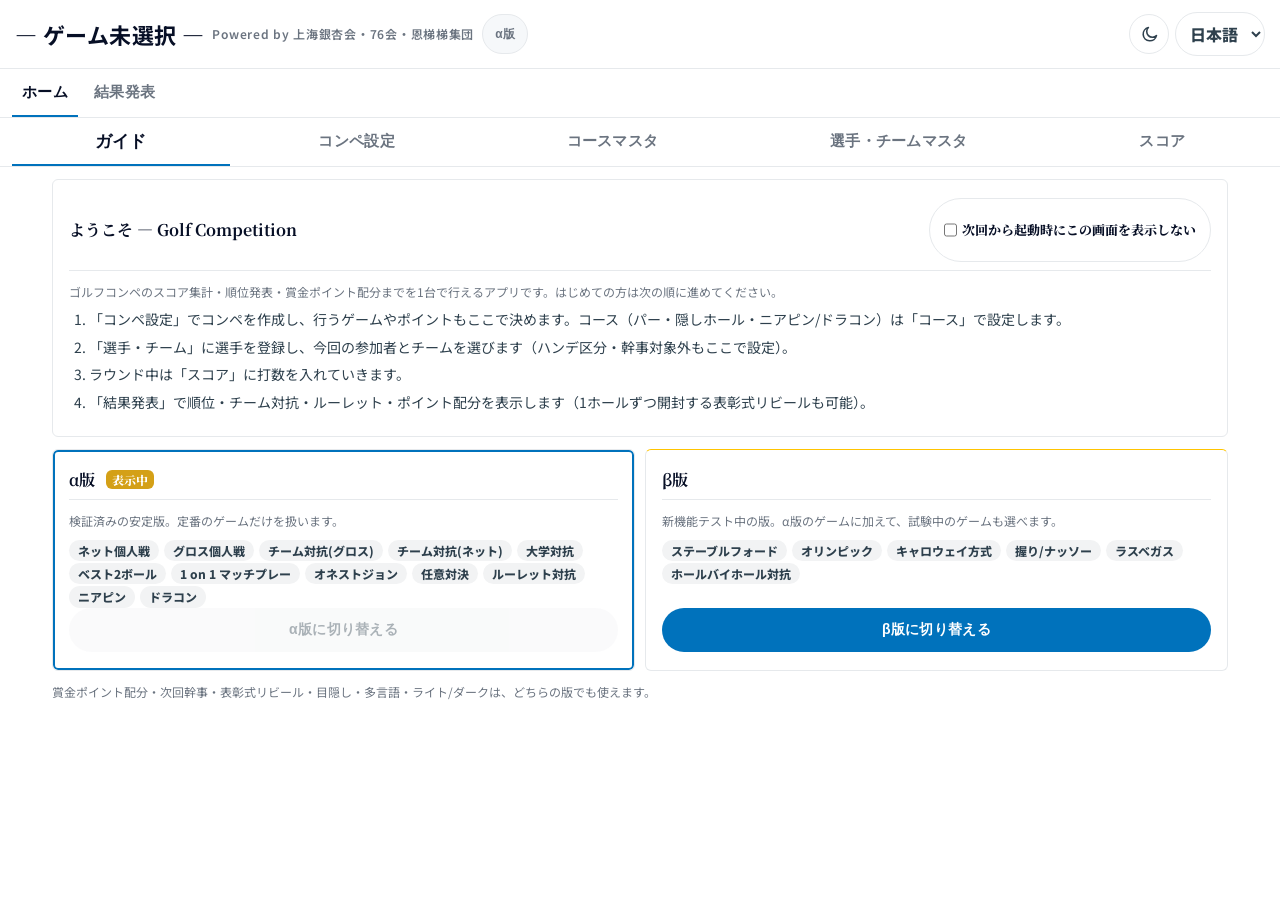
<file: index.html>
<!DOCTYPE html>
<html lang="ja">
<head>
<meta charset="UTF-8">
<meta name="viewport" content="width=device-width, initial-scale=1, maximum-scale=1, user-scalable=no">
<meta name="apple-mobile-web-app-capable" content="yes">
<title>Golf Competition</title>
<link rel="preconnect" href="https://fonts.googleapis.com">
<link rel="preconnect" href="https://fonts.gstatic.com" crossorigin>
<link href="https://fonts.googleapis.com/css2?family=Noto+Sans+JP:wght@400;600;700;800&family=Noto+Sans+SC:wght@400;600;700;800&family=Noto+Serif+JP:wght@600;700&display=swap" rel="stylesheet">
<link rel="stylesheet" href="styles.css?v=220">
</head>
<body>
<header>
  <div class="hdr-row">
    <div class="hdr-title">
      <div class="gamename" id="hdrGame">— ゲーム未選択 —</div>
    </div>
    <h1>Powered by 上海銀杏会・76会・恩梯梯集団</h1>
    <button id="chBadge" class="chbadge" onclick="toggleChannel()" data-i18n-title="ch.switch">α版</button>
    <div class="row" style="gap:6px;flex-wrap:nowrap;margin-left:auto">
      <!-- テーマ切替（#166②）: 2値なのでアイコン1個のトグル。中身の SVG は syncThemeBtn()（js/nav.js）が差し替える -->
      <button id="themeSel" class="hdricon" onclick="toggleTheme()" data-i18n-title="theme.label" aria-pressed="false" title="テーマ" aria-label="テーマ"><svg class="ei" viewBox="0 0 24 24"><path d="M20.8 13.4A8.5 8.5 0 1110.6 3.2a6.6 6.6 0 0010.2 10.2z"/></svg></button>
      <select id="langSel" onchange="setLang(this.value)" aria-label="Language" class="hdrsel">
        <option value="ja">日本語</option>
        <option value="zh">中文</option>
        <option value="en">EN</option>
      </select>
    </div>
  </div>
</header>
<div class="navwrap">
  <nav id="mainNav" class="mainnav">
    <button data-tab="home" onclick="goHome()" data-i18n="nav.home">ホーム</button>
    <button data-tab="result" onclick="go('result')" data-i18n="nav.result">結果発表</button>
  </nav>
  <nav id="homeSub" class="subnav">
    <button data-tab="home"    onclick="go('home')"    data-i18n="nav.top">ガイド</button>
    <button data-tab="basic"   onclick="go('basic')"   data-i18n="nav.basic">コンペ設定</button>
    <button data-tab="course"  onclick="go('course')"  data-i18n="nav.course">コースマスタ</button>
    <button data-tab="players" onclick="go('players')" data-i18n="nav.players">選手・チームマスタ</button>
    <button data-tab="score"   onclick="go('score')"   data-i18n="nav.score">スコア</button>
  </nav>
</div>
<main>
  <div id="view-home"></div>
  <div id="view-basic" style="display:none"></div>
  <div id="view-course" style="display:none"></div>
  <div id="view-players" style="display:none"></div>
  <div id="view-score" style="display:none"></div>
  <div id="view-result" style="display:none"></div>
</main>

<div class="toast" id="toast"></div>

<script src="js/state.js?v=220"></script>
<script src="js/i18n.js?v=220"></script>
<script src="js/nav.js?v=220"></script>
<script src="js/home.js?v=220"></script>
<script src="js/basic.js?v=220"></script>
<script src="js/players.js?v=220"></script>
<script src="js/game.js?v=220"></script>
<script src="js/course.js?v=220"></script>
<script src="js/score.js?v=220"></script>
<script src="js/testdata.js?v=220"></script>
<script src="js/calc.js?v=220"></script>
<script src="js/honest-john.js?v=220"></script>
<script src="js/results.js?v=220"></script>
<script src="js/results-team.js?v=220"></script>
<script src="js/results-m1.js?v=220"></script>
<script src="js/roulette.js?v=220"></script>
<script src="js/sheet-model.js?v=220"></script>
<script src="js/share.js?v=220"></script>
<script src="js/backup.js?v=220"></script>
<script src="js/init.js?v=220"></script>
</body>
</html>
</file>
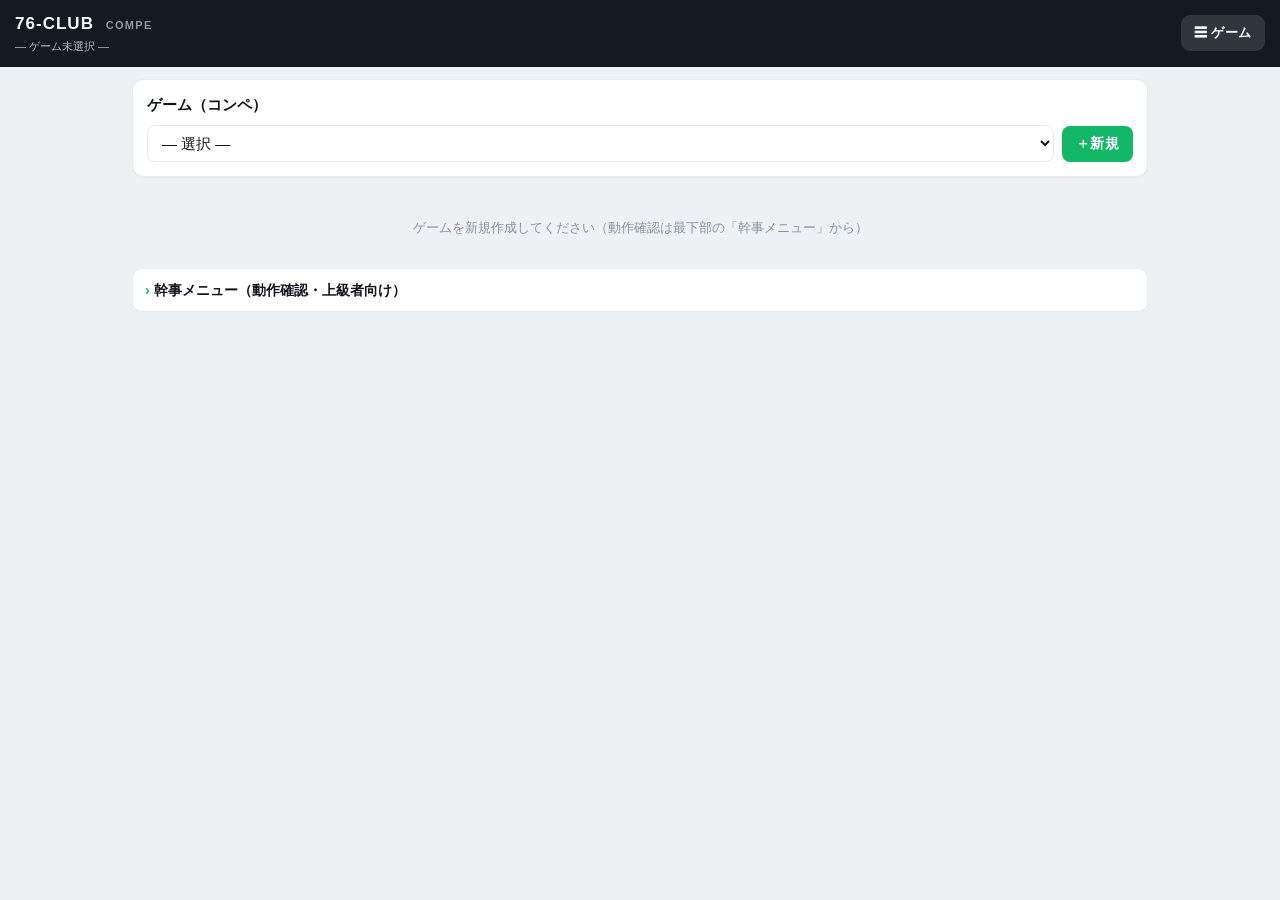
<file: docs/handoff/assets/2026-07-12-phase1-reference.html>
<!DOCTYPE html>
<html lang="ja">
<head>
<meta charset="UTF-8">
<meta name="viewport" content="width=device-width, initial-scale=1, maximum-scale=1, user-scalable=no">
<meta name="apple-mobile-web-app-capable" content="yes">
<title>76-Club COMPE</title>
<style>
  *{box-sizing:border-box;margin:0;padding:0;-webkit-tap-highlight-color:transparent}
  :root{
    --bg:#eef1f4; --card:#ffffff; --ink:#12161c; --sub:#8b93a1; --line:#e7eaee;
    --dark:#141a22; --dark2:#1e2731; --acc:#12b866; --accd:#0e9e57; --warn:#d4a017; --red:#c0392b; --blue:#2c6e9e;
    --f-hero:21px; --f-val:20px; --f-name:16px; --f-title:15px; --f-body:13px; --f-small:11px;
  }
  html,body{margin:0}
  body{font-family:-apple-system,"Hiragino Kaku Gothic ProN","Yu Gothic",Meiryo,sans-serif;
    background:var(--bg);color:var(--ink);font-size:var(--f-body);line-height:1.45;padding-bottom:24px}
  /* header (dark scoreboard) */
  header{background:var(--dark);color:#fff;padding:12px 15px;position:sticky;top:0;z-index:20}
  .hdr-row{display:flex;align-items:center;justify-content:space-between;gap:8px}
  header h1{font-size:17px;font-weight:900;letter-spacing:.06em}
  header h1 span{font-weight:600;opacity:.55;font-size:11px;margin-left:6px;letter-spacing:.12em}
  header .gamename{font-size:11px;opacity:.7;margin-top:2px;font-weight:500}
  .hamb{background:rgba(255,255,255,.12);border:0;color:#fff;font-size:13px;font-weight:800;padding:9px 13px;
    border-radius:9px;cursor:pointer;white-space:nowrap;letter-spacing:.04em}
  .menu-overlay{display:none;position:fixed;inset:0;background:rgba(0,0,0,.3);z-index:35}
  .appmenu{display:none;position:fixed;right:10px;top:60px;background:#fff;border:1px solid var(--line);
    border-radius:12px;box-shadow:0 10px 30px rgba(0,0,0,.25);z-index:40;overflow:hidden;min-width:190px}
  .appmenu button{display:block;width:100%;text-align:left;border:0;background:#fff;padding:13px 18px;
    font-size:15px;color:var(--ink);cursor:pointer;border-bottom:1px solid var(--line);font-weight:600}
  .appmenu button:last-child{border-bottom:0}
  .appmenu button.on{background:var(--acc);color:#fff;font-weight:800}
  main{padding:12px;max-width:960px;margin:0 auto}
  /* cards */
  .card{background:var(--card);border:1px solid var(--line);border-radius:12px;padding:14px;margin-bottom:12px;
    box-shadow:0 1px 2px rgba(20,26,34,.04)}
  .card.tight{padding:11px}
  .card h2{margin:0 0 10px;font-size:var(--f-title);font-weight:800;color:var(--ink);display:flex;align-items:center;gap:7px;flex-wrap:wrap}
  .card.tight h2{font-size:14px;margin-bottom:8px}
  .card h3{margin:14px 0 6px;font-size:12px;font-weight:800;color:var(--sub);letter-spacing:.02em}
  label.fl{display:block;font-size:12px;color:var(--sub);margin:8px 0 3px;font-weight:700}
  input,select,textarea{font-family:inherit;font-size:15px;border:1px solid var(--line);border-radius:8px;
    padding:8px 10px;width:100%;background:#fff;color:var(--ink)}
  input[type=checkbox]{width:auto}
  /* buttons */
  button.btn{background:var(--acc);color:#fff;border:0;border-radius:8px;padding:9px 14px;font-size:14px;font-weight:800;cursor:pointer;letter-spacing:.02em}
  button.btn:active{transform:translateY(1px)}
  button.btn.sec{background:#fff;color:var(--accd);border:1.5px solid var(--acc)}
  button.btn.gray{background:#eef1f4;color:var(--ink)}
  button.btn.danger{background:var(--red)}
  button.btn.gold{background:var(--dark);color:#fff}
  button.btn.sm{padding:6px 10px;font-size:12px;border-radius:7px}
  button.btn.wide{width:100%;padding:12px}
  button.btn:disabled{opacity:.4;cursor:default}
  .row{display:flex;gap:8px;flex-wrap:wrap;align-items:center}
  .row.between{justify-content:space-between}
  .muted{color:var(--sub);font-size:12px}
  .tag{font-size:10px;padding:1px 6px;border-radius:5px;background:#eef1f4;color:var(--sub);margin-left:4px;font-weight:700}
  .pill{display:inline-block;background:#e9f7f0;color:var(--accd);border-radius:99px;padding:2px 9px;font-size:11px;font-weight:800}
  .pill.f{background:#fdecea;color:var(--red)}
  .pill.e1{background:#e6eef6;color:var(--blue)}
  .pill.e2{background:#efe7f5;color:#7d3c98}
  .empty{text-align:center;color:var(--sub);padding:30px 10px;font-size:13px}
  hr{border:0;border-top:1px solid var(--line);margin:12px 0}
  /* generic tables */
  table{border-collapse:collapse;width:100%;font-size:var(--f-body)}
  th,td{border:1px solid var(--line);padding:5px 6px;text-align:center}
  th{background:#f6f8fa;color:var(--sub);font-weight:800;font-size:11px;letter-spacing:.03em}
  .scroll{overflow-x:auto;-webkit-overflow-scrolling:touch}
  /* leaderboard tables（3表共通の基礎デザイン＝濃色ヘッダ＋ゼブラ） */
  .lb th,.lb td{white-space:nowrap;vertical-align:middle}
  .lb th{background:var(--dark);color:#fff;font-weight:700;font-size:11px;letter-spacing:.02em}
  .lb tr:nth-child(2n+1) td{background:#f8fafb}
  .lb .rank td{font-weight:600}
  .pos{display:inline-flex;align-items:center;justify-content:center;width:24px;height:24px;border-radius:50%;
    background:#e7eaee;color:#3a4450;font-size:12px;font-weight:900;font-variant-numeric:tabular-nums;line-height:1}
  .pos.p1{background:var(--acc);color:#fff}
  .lb.big .pos{width:28px;height:28px;font-size:14px}
  .rank1 td{}
  .hlrow td{background:#eef4fb !important}
  .kanjibadge{display:inline-block;background:var(--blue);color:#fff;border-radius:5px;font-size:10px;padding:1px 6px;margin-left:6px;font-weight:800;letter-spacing:.02em}
  .mask{color:#c3c9cf;letter-spacing:1px}
  /* score input grid (入力タブ) */
  .scoregrid td input{width:38px;padding:5px 2px;text-align:center;border-radius:5px;font-size:14px}
  .scoregrid th,.scoregrid td{padding:3px 3px;min-width:34px}
  .scoregrid td.name{position:sticky;left:0;background:#fff;text-align:left;min-width:96px;font-weight:700;z-index:2;white-space:nowrap}
  .scoregrid th.name{position:sticky;left:0;background:#f6f8fa;z-index:3;text-align:left;min-width:96px;white-space:nowrap}
  .scoregrid .sum{background:#f8f9f9;font-weight:800}
  .hidden-h{background:#fff7e6 !important}
  /* game setup */
  .seg{display:flex;border:1px solid var(--acc);border-radius:8px;overflow:hidden;margin:4px 0}
  .seg button{flex:1;border:0;background:#fff;color:var(--accd);padding:7px;font-size:13px;font-weight:800;cursor:pointer}
  .seg button.on{background:var(--acc);color:#fff}
  .fmtgrid{display:grid;grid-template-columns:1fr 1fr;gap:6px}
  .fmtgrid label{display:flex;align-items:center;gap:6px;font-size:13px;background:#f6f8fa;padding:8px;border-radius:8px;cursor:pointer}
  .holebtn{width:34px;height:34px;border-radius:8px;border:1px solid var(--line);background:#fff;margin:2px;font-size:13px;cursor:pointer;font-weight:700}
  .holebtn.np{background:var(--blue);color:#fff;border-color:var(--blue)}
  .holebtn.dc{background:var(--red);color:#fff;border-color:var(--red)}
  .ptsedit input{width:78px;text-align:center;display:inline-block;padding:5px}
  .ptsrow{display:flex;align-items:center;justify-content:space-between;gap:8px;margin:5px 0}
  .ptsrow span{font-size:13px}
  details{border:1px solid var(--line);border-radius:10px;margin-bottom:10px;background:#fff}
  details>summary{padding:11px 12px;font-weight:800;cursor:pointer;color:var(--ink);font-size:14px;list-style:none}
  details>summary::-webkit-details-marker{display:none}
  details>summary::before{content:"› ";color:var(--acc);font-weight:900}
  details[open]>summary::before{content:"⌄ ";}
  details .in{padding:0 12px 12px;font-size:13px}
  .rule{background:#f6f8fa;border:1px solid var(--line);border-left:3px solid var(--acc);border-radius:6px;padding:8px 10px;font-size:12px;color:var(--ink);margin:6px 0}
  .prizewin{background:#fff;border:1px solid var(--line);border-top:3px solid var(--acc)}
  .payoutcard{background:#fff;border:1px solid var(--line);border-top:3px solid var(--acc)}
  .kanjicard{background:#fff;border:1px solid var(--line);border-top:3px solid var(--blue)}
  .big{font-size:var(--f-hero);font-weight:900}
  .toast{position:fixed;bottom:20px;left:50%;transform:translateX(-50%);background:var(--dark);color:#fff;
    padding:10px 18px;border-radius:99px;font-size:13px;z-index:50;opacity:0;transition:.3s;pointer-events:none}
  .toast.show{opacity:.96}
  /* result sub-nav (pill tabs) */
  .result-sticky{position:sticky;top:50px;z-index:15;background:var(--bg);padding:8px 0 8px;margin:-4px 0 10px;box-shadow:0 8px 8px -8px rgba(0,0,0,.15)}
  .subtab4{display:flex;gap:6px}
  .subtab4 button{flex:1;border:0;background:var(--dark2);color:#9aa3b0;padding:9px 2px;border-radius:9px;font-size:12.5px;font-weight:800;cursor:pointer;letter-spacing:.02em}
  .subtab4 button.on{background:var(--acc);color:#fff}
  /* reveal bar */
  .reveal-bar{display:flex;gap:8px;align-items:center;flex-wrap:wrap;margin-top:6px;background:#f6f8fa;border:1px solid var(--line);border-radius:9px;padding:7px 9px}
  .reveal-bar .hole{font-weight:900;color:var(--accd);font-size:15px}
  /* toggle chips + eye buttons */
  .cardtools{display:flex;flex-wrap:wrap;gap:6px;align-items:center;margin-bottom:7px}
  .tgl{display:inline-flex;align-items:center;gap:5px;border:1px solid var(--line);border-radius:8px;padding:5px 10px;font-size:12px;cursor:pointer;background:#fff;font-weight:800}
  .tgl.on{background:var(--acc);color:#fff;border-color:var(--acc)}
  .tgl.off{background:#fdecea;color:var(--red);border-color:#f0c0ba}
  .eyebtn{border:1px solid var(--line);background:#fff;border-radius:7px;padding:3px 6px;cursor:pointer;line-height:0;color:var(--sub)}
  .eyebtn.on{background:#e9f7f0;border-color:var(--acc);color:var(--accd)}
  .eyebtn.off{background:#fdecea;border-color:#f0c0ba;color:var(--red)}
  .ei{width:15px;height:15px;stroke:currentColor;stroke-width:2;fill:none;stroke-linecap:round;stroke-linejoin:round;display:block}
  .ic{width:15px;height:15px;stroke:var(--acc);stroke-width:2;fill:none;stroke-linecap:round;stroke-linejoin:round;vertical-align:-2px}
  /* rank-wrap ranking cards */
  .rank-wrap{display:flex;flex-wrap:wrap;gap:10px;align-items:flex-start;margin-bottom:12px}
  .rank-wrap>.card{flex:1 1 210px;min-width:190px;max-width:320px;margin-bottom:0}
  .rank-wrap>.card.wide{flex:1 1 320px;min-width:270px;max-width:480px}
  .rank-wrap .lb{font-size:13px;table-layout:fixed;width:100%}
  .rank-wrap .lb th,.rank-wrap .lb td{padding:6px 6px;overflow:hidden;text-overflow:ellipsis;white-space:nowrap;height:34px}
  .rank-wrap .lb .c-eye{width:40px;padding:2px}
  .rank-wrap .lb .c-pos{width:36px}
  .rank-wrap .lb .c-val{width:66px;text-align:right;padding-right:8px}
  .rank-wrap .lb.big{font-size:15px}
  .rank-wrap .lb.big th,.rank-wrap .lb.big td{height:42px}
  .rank-wrap .lb.big .c-val{width:86px}
  .rank-wrap .lb.big .nmc{font-size:var(--f-name);font-weight:800}
  .rank-wrap .lb.big b{font-size:18px;font-weight:900;font-variant-numeric:tabular-nums}
  .rank-wrap .lb .nmc{font-size:var(--f-name);font-weight:700}
  .rank-wrap .lb b{font-variant-numeric:tabular-nums}
  h2.lbh{display:flex;justify-content:space-between;align-items:baseline;gap:8px;white-space:nowrap;overflow:hidden}
  h2.lbh>span:first-child{flex:0 0 auto}
  .lbnote{font-size:11px;font-weight:700;color:var(--sub);overflow:hidden;text-overflow:ellipsis;min-width:0;white-space:nowrap}
  /* score card (共通スコア表) */
  .sc2{table-layout:fixed;width:100%;font-size:12px;border-collapse:collapse}
  .sc2 col.cnm{width:64px}
  .sc2 col.cs{width:34px}
  .sc2 th,.sc2 td{padding:4px 0;border:1px solid var(--line);text-align:center;overflow:hidden;line-height:1.2;color:var(--ink);font-weight:600;height:24px}
  .sc2 th{background:var(--dark);color:#fff;font-size:11px;font-weight:700}
  .sc2 td.nm,.sc2 th.nm{text-align:left;font-weight:700;font-size:11.5px;white-space:nowrap;padding-left:5px;text-overflow:ellipsis}
  .sc2 th.nm{background:var(--dark);color:#fff}
  .sc2 td.sub{background:#eaf6f0;font-weight:800}
  .sc2 td.tot{background:#f2f5f7;font-weight:800}
  .sc2 td.netc{background:#dff2e8;font-weight:900;color:#06522f}
  .sc2 th.sub,.sc2 th.tot,.sc2 th.netc{background:var(--dark);color:#fff}   /* ヘッダは一律濃色＋白文字（薄背景で消えない） */
  .sc2 .hh{background:#fff7e6}
  .sc2 th.hh{background:var(--dark);color:#ffd24d}   /* 隠しホールのヘッダ番号：濃背景＋金色で常に読める */
  .sc2 .parr td{color:#4a5560;font-size:10px;font-weight:700}
  .sc2 .tsum td{font-size:11px;background:#fbfcfc}
  .sc2 .winc{background:#d5f5e3 !important;font-weight:900;color:var(--accd)}
  @media(min-width:560px){ .sc2{font-size:14px} .sc2 col.cnm{width:82px} .sc2 col.cs{width:42px} .sc2 td.nm,.sc2 th.nm{font-size:13px} .sc2 th,.sc2 td{height:28px} }
  /* two-column (未使用でも保持) */
  .ind-split{display:flex;gap:12px;align-items:flex-start}
  .ind-left{flex:1 1 46%;min-width:0}
  .ind-right{flex:1 1 46%;min-width:0}
  .chip{display:inline-flex;align-items:center;gap:4px;border:1px solid var(--line);border-radius:99px;padding:3px 9px;font-size:12px;margin:3px 4px 0 0;background:#fff;cursor:pointer;font-weight:700}
  .chip.on{background:var(--acc);color:#fff;border-color:var(--acc)}
  @media(max-width:760px){ .ind-split{flex-direction:column} .ind-left,.ind-right{flex:1 1 auto;width:100%} }
  /* ルーレット対抗（9:16大画面投影前提・大きめ/省スペース） */
  .rlwrap .card{margin-bottom:10px;padding:12px}
  .rl-stand{display:flex;align-items:center;gap:8px;flex-wrap:wrap;background:var(--dark);color:#fff;border-radius:10px;padding:8px 12px;margin-bottom:10px}
  .rl-chip{border:2px solid var(--line);border-radius:99px;padding:3px 12px;font-size:15px;font-weight:800;background:#fff;color:var(--ink)}
  .rl-prog{font-size:13px;font-weight:800;opacity:.8;margin-left:4px}
  .rl-head{display:flex;align-items:baseline;gap:14px;margin-bottom:10px}
  .rl-hole{font-size:48px;font-weight:900;line-height:1;color:var(--ink)}
  .rl-hole small{font-size:16px;font-weight:800;color:var(--sub);margin-left:2px}
  .rl-par{font-size:15px;color:var(--sub);font-weight:800}
  .rl-panels{display:flex;flex-wrap:wrap;gap:10px}
  .rl-panel{flex:1 1 150px;min-width:140px;border:3px solid var(--line);border-radius:14px;padding:14px 10px;text-align:center;background:#fff}
  .rl-panel.win{background:#eafaf1;box-shadow:0 0 0 3px var(--acc) inset}
  .rl-team{font-size:14px;font-weight:800;letter-spacing:.03em}
  .rl-name{font-size:30px;font-weight:900;margin:6px 0 2px;min-height:38px;line-height:1.1}
  .rl-scorebig{font-size:44px;font-weight:900;color:var(--accd);line-height:1;min-height:46px;font-variant-numeric:tabular-nums}
  .rl-ev{font-size:12px;color:var(--accd);font-weight:800;min-height:16px;margin-top:2px}
  .rl-act{min-height:40px;display:flex;gap:6px;justify-content:center;align-items:center;flex-wrap:wrap;margin-top:6px}
  .rl-act .btn{padding:7px 10px;font-size:12px}
  .rl-ctrl{margin-top:12px}
  .rl-info{text-align:center;font-weight:800;font-size:17px;min-height:24px;margin-bottom:8px}
  .rl-main{font-size:20px;padding:16px}
  .rl-dev{margin-bottom:10px}
  .sc2 .cur{background:#fff3cf !important;color:#12161c !important}   /* 現在ホール列：黄背景でも文字は黒に */
  .sc2 th.cur{background:#f2d98a !important;color:#12161c !important}
  .sc2 .adopt{outline:2px solid #5b6672;outline-offset:-2px;font-weight:900;color:#12161c !important}
  .sc2 .rwin{background:#8fe0ad !important;font-weight:900;color:#06331d !important}   /* 勝ち：濃緑文字で高コントラスト */
  .sc2 .rtie{background:#f6d792 !important;font-weight:900;color:#5a3d00 !important}   /* 引分：濃橙文字 */
  .rlsc td.nm,.rlsc th.nm{width:72px}
  @media(min-width:820px){
    .rlwrap{max-width:900px;margin:0 auto}
    .rl-hole{font-size:66px} .rl-name{font-size:40px;min-height:50px} .rl-scorebig{font-size:64px;min-height:66px}
    .rl-panel{flex:1 1 200px;padding:20px 14px} .rl-main{font-size:24px;padding:20px} .rl-chip{font-size:18px}
    .sc2.rlsc{font-size:15px}
  }
  /* 9:16 大画面投影：結果タブ全体を大きく見やすく */
  @media(min-width:820px){
    main{max-width:1040px}
    #view-result{font-size:15px}
    #view-result .card{padding:16px}
    #view-result .card h2{font-size:19px}
    #view-result .subtab4 button{font-size:15px;padding:12px 4px}
    #view-result .lb{font-size:15px}
    #view-result .lb.big{font-size:19px}
    #view-result .lb.big b{font-size:26px}
    #view-result .lb .pos{width:28px;height:28px;font-size:14px}
    #view-result .lb.big .pos{width:32px;height:32px;font-size:16px}
    #view-result .nmc{font-size:18px}
    #view-result .sc2{font-size:15px}
    #view-result .rank-wrap>.card{flex:1 1 280px;max-width:400px}
    #view-result .rank-wrap>.card.wide{flex:1 1 400px;max-width:560px}
    #view-result .rank-wrap .lb .c-val{width:80px}
    #view-result .rank-wrap .lb.big .c-val{width:100px}
    #view-result .rank-wrap .lb .c-eye{width:48px}
    #view-result .rank-wrap .lb .c-pos{width:44px}
    #view-result .payoutcard .lb{font-size:16px}
    #view-result .togbar,#view-result .cardtools{font-size:14px}
    #view-result .tgl{font-size:13px;padding:6px 12px}
    #view-result .eyebtn{padding:4px 8px}
    #view-result .ei{width:18px;height:18px}
  }
</style>
</head>
<body>
<header>
  <div class="hdr-row">
    <div>
      <h1>76-CLUB <span>COMPE</span></h1>
      <div class="gamename" id="hdrGame">— ゲーム未選択 —</div>
    </div>
    <button class="hamb" id="hambBtn" onclick="toggleMenu()">☰ メニュー</button>
  </div>
</header>
<div id="menuOverlay" class="menu-overlay" onclick="toggleMenu(false)"></div>
<nav id="appMenu" class="appmenu">
  <button data-tab="game" onclick="go('game')">ゲーム</button>
  <button data-tab="players" onclick="go('players')">選手</button>
  <button data-tab="score" onclick="go('score')">スコア入力</button>
  <button data-tab="result" onclick="go('result')">結果</button>
</nav>
<main>
  <div id="view-game"></div>
  <div id="view-players" style="display:none"></div>
  <div id="view-score" style="display:none"></div>
  <div id="view-result" style="display:none"></div>
</main>

<div class="toast" id="toast"></div>

<script>
/* ============================ STATE ============================ */
const LS_KEY = "golfCompe_v1";
let state = load();
function load(){
  let s=null;
  try{ s = JSON.parse(localStorage.getItem(LS_KEY)); }catch(e){}
  if(!s||!s.players) s = { players:[], games:[], currentGameId:null };
  migrate(s);
  return s;
}
function migrate(s){
  (s.players||[]).forEach(p=>{
    if(p.everyType===undefined) p.everyType='none';   // none | every1 | every2
    if(p.kanjiExempt===undefined) p.kanjiExempt=false;
    if(p.gender===undefined) p.gender='M';
    if(p.birth===undefined) p.birth=null;             // 生年月日(YYYY-MM-DD)。同ネットのタイブレークに使用
  });
  (s.games||[]).forEach(g=>{
    if(!g.womenEvery) g.womenEvery={enabled:false};
    if(g.womenEvery.enabled===undefined) g.womenEvery.enabled=false;
    if(!g.points) g.points=defaultPoints();
    else { const d=defaultPoints(); for(const k in d) if(g.points[k]===undefined) g.points[k]=d[k]; }
    if(g.prizePool===undefined) g.prizePool=0;
    if(!g.prizes) g.prizes={ niapinHoles:[], draconHoles:[], niapinWinner:{}, draconWinner:{} };
    if(!g.roulette) g.roulette=newRoulette();
    else { const r=newRoulette(); for(const k in r) if(g.roulette[k]===undefined) g.roulette[k]=r[k]; }
  });
}
function newRoulette(){ return { changeN:1, challengeM:1, reps:{}, pool:{}, remChange:{}, remChallenge:{}, cur:0 }; }
function defaultPoints(){ return {
  net:[5,3,1], gross:[5,3,1], stableford:[5,3,1], olympic:[5,3,1], callaway:[5,3,1], nassauTotal:[5,3,1],
  teamGross:[3], teamNet:[3], holeByHole:[3], best2ball:[3], roulette:[3], niapin:2, dracon:2 }; }
function save(){ localStorage.setItem(LS_KEY, JSON.stringify(state)); }
function uid(){ return Math.random().toString(36).slice(2,9); }
function toast(m){ const t=document.getElementById('toast'); t.textContent=m; t.classList.add('show');
  clearTimeout(t._t); t._t=setTimeout(()=>t.classList.remove('show'),1600); }
function curGame(){ return state.games.find(g=>g.id===state.currentGameId)||null; }

function newGame(){
  return {
    id:uid(), name:"新しいコンペ", date:new Date().toISOString().slice(0,10), course:"",
    par:[4,4,3,4,5,4,4,3,4, 4,4,3,4,5,4,4,3,4],
    hidden:Array(18).fill(false),
    periaCoef:0.8, periaCap:null,
    womenEvery:{enabled:false},
    teams:[],
    participants:[],
    scores:{},
    prizes:{ niapinHoles:[], draconHoles:[], niapinWinner:{}, draconWinner:{} },
    points:defaultPoints(), prizePool:0, roulette:newRoulette(),
    formats:{ gross:true, net:true, teamGross:true, teamNet:true, holeByHole:true,
      stableford:true, nassau:true, olympic:true, callaway:false, best2ball:false }
  };
}

/* ============================ TAB NAV ============================ */
const views = { game:'view-game', players:'view-players', score:'view-score', result:'view-result' };
let activeTab='game';
let revealHoles=18;            // 個人戦で開封済みのホール数(0-18)。18=全開（既定）
let rl={ spinning:false, spinTeams:[], timer:null, challengeFrom:null };  // ルーレットの実行時状態（非保存）
function rlStopTimer(){ if(rl.timer){clearInterval(rl.timer);rl.timer=null;} rl.spinning=false; }
// 発表用の表示/非表示スイッチ（true=表示）。totals=スコア表の合計欄（個人/チーム共通・チーム小計の色も含む）
let show={ totals:true };
function toggleShow(k){ show[k]=!show[k]; renderResult(); }
// グロス/ネットの名前・スコアの表示制御（表ごと master ＋順位ごと個別ボタン）。mode XOR except
let nsMode={ gross:'show', net:'show' };
let nsExcept={ gross:new Set(), net:new Set() };
function nsMasked(table,pid){ return (nsMode[table]==='hide') !== nsExcept[table].has(pid); }
function toggleNSAll(table){ nsMode[table]= nsMode[table]==='show'?'hide':'show'; nsExcept[table].clear(); renderResult(); }
function toggleNSRow(table,pid){ const s=nsExcept[table]; if(s.has(pid))s.delete(pid); else s.add(pid); renderResult(); }
// チーム対抗の各ゲーム：ゲームごと master ＋チームごと個別ボタン。チーム名＋合計をまとめて表示/非表示
let tgMode={ teamGross:'show', teamNet:'show', best2ball:'show', holeByHole:'show' };
let tgExcept={ teamGross:new Set(), teamNet:new Set(), best2ball:new Set(), holeByHole:new Set() };
function tgMasked(key,tid){ return (tgMode[key]==='hide') !== tgExcept[key].has(tid); }
function toggleTgAll(key){ tgMode[key]= tgMode[key]==='show'?'hide':'show'; tgExcept[key].clear(); renderResult(); }
function toggleTgRow(key,tid){ const s=tgExcept[key]; if(s.has(tid))s.delete(tid); else s.add(tid); renderResult(); }
const TAB_LABEL={game:'ゲーム', players:'選手', score:'入力', result:'結果'};
function toggleMenu(force){ const m=document.getElementById('appMenu'), o=document.getElementById('menuOverlay');
  const open = (force!==undefined)? force : (m.style.display!=='block');
  m.style.display=open?'block':'none'; o.style.display=open?'block':'none'; }
function go(tab){ rlStopTimer(); activeTab=tab; toggleMenu(false); render(); }
function render(){
  Object.entries(views).forEach(([k,id])=> document.getElementById(id).style.display = k===activeTab?'':'none');
  const g=curGame();
  document.getElementById('hdrGame').textContent = g? `${g.name}　${g.date}${g.course?'　@'+g.course:''}` : '— ゲーム未選択 —';
  document.getElementById('hambBtn').innerHTML = '☰ '+TAB_LABEL[activeTab];
  document.querySelectorAll('#appMenu button').forEach(b=>b.classList.toggle('on', b.dataset.tab===activeTab));
  if(activeTab==='game') renderGame();
  if(activeTab==='players') renderPlayers();
  if(activeTab==='score') renderScore();
  if(activeTab==='result') renderResult();
}
function esc(s){ return (s||'').replace(/[&<>"]/g,c=>({'&':'&amp;','<':'&lt;','>':'&gt;','"':'&quot;'}[c])); }
const EVERY_LABEL={none:'なし', every1:'E1(−18)', every2:'E2(−36)'};
// 最小の線アイコン（目のオン/オフ）と丸数字の順位バッジ
const EYE='<svg class="ei" viewBox="0 0 24 24"><path d="M2 12s3.5-7 10-7 10 7 10 7-3.5 7-10 7-10-7-10-7z"/><circle cx="12" cy="12" r="3"/></svg>';
const EYEOFF='<svg class="ei" viewBox="0 0 24 24"><path d="M3 3l18 18M10.6 10.6a3 3 0 004.2 4.2M9.9 5.2A9.7 9.7 0 0112 5c6.5 0 10 7 10 7a17 17 0 01-3.2 3.9M6.1 6.1A17 17 0 002 12s3.5 7 10 7a9.7 9.7 0 003.2-.5"/></svg>';
const posBadge=(rank,first)=>`<span class="pos ${first?'p1':''}">${rank}</span>`;

/* ============================ PLAYERS ============================ */
function renderPlayers(){
  const el=document.getElementById('view-players');
  el.innerHTML = `
    <div class="card">
      <h2>選手マスター</h2>
      <div class="row">
        <input id="pName" placeholder="名前" style="flex:2;min-width:140px">
        <div style="flex:1;min-width:90px"><select id="pGender"><option value="M">男性</option><option value="F">女性</option></select></div>
      </div>
      <div class="row" style="margin-top:8px">
        <div style="flex:1;min-width:150px"><label class="fl">ハンデ区分</label><select id="pEvery"><option value="none">ハンデなし</option><option value="every1">エブリワン（−18）</option><option value="every2">エブリツー（−36）</option></select></div>
        <div style="flex:1;min-width:150px"><label class="fl">生年月日</label><input type="date" id="pBirth"></div>
      </div>
      <div class="row" style="margin-top:8px">
        <label style="display:flex;align-items:center;gap:6px;font-size:13px"><input type="checkbox" id="pKanji"> 幹事対象外（次回幹事に選ばれない）</label>
      </div>
      <button class="btn wide" style="margin-top:10px" onclick="addPlayer()">＋ 選手を追加</button>
      <div class="muted" style="margin-top:6px">性別・生年月日は<b>同ネット時のタイブレーク</b>に使用（女性→年長の順で上位）。ハンデ区分＝エブリなし/ワン/ツー。</div>
    </div>
    <div class="card">
      <h2>登録済み（${state.players.length}名）</h2>
      ${state.players.length? `<div class="scroll"><table><tr><th>名前</th><th>性別</th><th>生年月日</th><th>ハンデ<br>区分</th><th>幹事<br>対象外</th><th></th></tr>
        ${state.players.map(p=>`<tr>
          <td style="text-align:left;white-space:nowrap">${esc(p.name)}</td>
          <td><select style="padding:4px;font-size:12px" onchange="setPlayerField('${p.id}','gender',this.value)"><option value="M" ${p.gender!=='F'?'selected':''}>男</option><option value="F" ${p.gender==='F'?'selected':''}>女</option></select></td>
          <td><input type="date" style="padding:3px;font-size:11px" value="${p.birth||''}" onchange="setPlayerField('${p.id}','birth',this.value||null)"></td>
          <td><select style="padding:4px;font-size:12px" onchange="setPlayerEvery('${p.id}',this.value)">
            <option value="none" ${p.everyType==='none'?'selected':''}>なし</option>
            <option value="every1" ${p.everyType==='every1'?'selected':''}>E1(−18)</option>
            <option value="every2" ${p.everyType==='every2'?'selected':''}>E2(−36)</option></select></td>
          <td><input type="checkbox" ${p.kanjiExempt?'checked':''} onchange="setPlayerKanji('${p.id}',this.checked)"></td>
          <td><button class="btn sm gray" onclick="editPlayer('${p.id}')">✎</button>
              <button class="btn sm danger" onclick="delPlayer('${p.id}')">×</button></td>
        </tr>`).join('')}</table></div>` : `<div class="empty">まだ選手がいません</div>`}
    </div>
    <div class="card">
      <h2>バックアップ</h2>
      <div class="muted">端末保存なのでたまに書き出しを。機種変・データ消失に備えられます。</div>
      <div class="row" style="margin-top:8px">
        <button class="btn sec" onclick="exportData()">JSON書き出し</button>
        <label class="btn sec" style="cursor:pointer">JSON読み込み<input type="file" accept="application/json" style="display:none" onchange="importData(this)"></label>
      </div>
    </div>`;
}
function addPlayer(){
  const n=document.getElementById('pName').value.trim(); if(!n) return toast('名前を入力');
  state.players.push({id:uid(),name:n,gender:document.getElementById('pGender').value,
    birth:document.getElementById('pBirth').value||null,
    everyType:document.getElementById('pEvery').value, kanjiExempt:document.getElementById('pKanji').checked});
  save(); renderPlayers(); toast('追加しました');
}
function setPlayerField(id,field,val){ state.players.find(p=>p.id===id)[field]=val; save(); }
function editPlayer(id){ const p=state.players.find(x=>x.id===id);
  const n=prompt('名前',p.name); if(n===null)return; p.name=n.trim()||p.name;
  save(); renderPlayers(); }
function setPlayerEvery(id,v){ state.players.find(p=>p.id===id).everyType=v; save(); }
function setPlayerKanji(id,v){ state.players.find(p=>p.id===id).kanjiExempt=v; save(); }
function delPlayer(id){ if(!confirm('削除しますか？'))return;
  state.players=state.players.filter(p=>p.id!==id);
  state.games.forEach(g=>{ g.participants=g.participants.filter(x=>x!==id); delete g.scores[id];
    g.teams.forEach(t=>t.memberIds=t.memberIds.filter(x=>x!==id)); });
  save(); renderPlayers(); }

/* ============================ GAME SETUP ============================ */
function renderGame(){
  const el=document.getElementById('view-game');
  let html = `<div class="card"><h2>ゲーム（コンペ）</h2>
    <div class="row between">
      <select id="gameSel" onchange="selectGame(this.value)" style="flex:1">
        <option value="">— 選択 —</option>
        ${state.games.map(g=>`<option value="${g.id}" ${g.id===state.currentGameId?'selected':''}>${esc(g.name)} (${g.date})</option>`).join('')}
      </select>
      <button class="btn" onclick="createGame()">＋新規</button>
    </div></div>`;

  const g=curGame();
  if(!g){ el.innerHTML=html+`<div class="empty">ゲームを新規作成してください（動作確認は最下部の「幹事メニュー」から）</div>`+hostMenuCard(); return; }

  html += `<div class="card"><h2>基本設定</h2>
    <label class="fl">コンペ名</label><input value="${esc(g.name)}" onchange="setG('name',this.value)">
    <div class="row"><div style="flex:1"><label class="fl">日付</label><input type="date" value="${g.date}" onchange="setG('date',this.value)"></div>
    <div style="flex:1"><label class="fl">コース</label><input value="${esc(g.course)}" placeholder="○○CC" onchange="setG('course',this.value)"></div></div>
    <div class="row" style="margin-top:10px">
      <button class="btn danger sm" onclick="deleteGame()">このゲームを削除</button>
      <button class="btn gray sm" onclick="dupGame()">複製</button>
    </div>
  </div>`;

  html += `<div class="card"><h2>コース設定（パー / 隠しホール）</h2>
    <div class="muted">黄色い枠がダブルペリアの隠しホール。<b>12ホール</b>選んでください（現在 <b id="hidCount">${g.hidden.filter(Boolean).length}</b>）。</div>
    <div class="row" style="margin:8px 0"><button class="btn sec sm" onclick="randomHidden()">隠し12ランダム</button>
      <button class="btn gray sm" onclick="clearHidden()">クリア</button></div>
    <div class="scroll"><table class="scoregrid"><tr><th class="name">H</th>${g.par.map((_,i)=>`<th>${i+1}</th>`).join('')}<th class="sum">計</th></tr>
      <tr><td class="name">Par</td>${g.par.map((p,i)=>`<td class="${g.hidden[i]?'hidden-h':''}"><input type="number" min="3" max="6" value="${p}" onchange="setPar(${i},this.value)"></td>`).join('')}<td class="sum">${g.par.reduce((a,b)=>a+b,0)}</td></tr>
      <tr><td class="name">隠し</td>${g.par.map((_,i)=>`<td class="${g.hidden[i]?'hidden-h':''}"><input type="checkbox" ${g.hidden[i]?'checked':''} onchange="toggleHidden(${i})"></td>`).join('')}<td class="sum">-</td></tr>
    </table></div></div>`;

  html += `<div class="card"><h2>ダブルペリア設定</h2>
    <div class="muted">HDCP =（隠し12H合計 × 1.5 − 規定打数）× 係数（上限で頭打ち）</div>
    <div class="row">
      <div style="flex:1"><label class="fl">係数</label><input type="number" step="0.05" value="${g.periaCoef}" onchange="setG('periaCoef',parseFloat(this.value))"></div>
      <div style="flex:1"><label class="fl">HDCP上限（空欄=なし）</label><input type="number" step="1" value="${g.periaCap??''}" placeholder="例:36" onchange="setCap(this.value)"></div>
    </div></div>`;

  html += `<div class="card"><h2>エブリハンデ</h2>
    <label style="display:flex;gap:8px;align-items:center;font-size:14px"><input type="checkbox" ${g.womenEvery.enabled?'checked':''} onchange="setWE(this.checked)"> このゲームでエブリハンデを適用する</label>
    <div class="muted" style="margin-top:6px">適用ON時、各選手の<b>エブリ区分</b>（選手タブで設定）に応じてE1=−18/E2=−36を差し引きます。グロス個人戦・ネット個人戦の両方に反映。</div></div>`;

  html += `<div class="card"><h2>参加者</h2>
    ${state.players.length? state.players.map(p=>`<span class="chip ${g.participants.includes(p.id)?'on':''}" onclick="toggleParticipant('${p.id}')">${esc(p.name)}${p.everyType!=='none'?' '+EVERY_LABEL[p.everyType]:''}</span>`).join('')
      : '<div class="muted">先に「選手」タブで登録してください</div>'}
  </div>`;

  html += `<div class="card"><h2>チーム対抗</h2>
    <div class="row"><button class="btn sec sm" onclick="addTeam()">＋チーム追加</button>
      <button class="btn gray sm" onclick="autoTeams(2)">自動2組</button>
      <button class="btn gray sm" onclick="autoTeams(3)">自動3組</button></div>
    ${g.teams.map(t=>`<div style="border:1px solid var(--line);border-radius:10px;padding:10px;margin-top:8px">
      <div class="row between"><input value="${esc(t.name)}" onchange="setTeamName('${t.id}',this.value)" style="flex:1;font-weight:700">
        <button class="btn sm danger" onclick="delTeam('${t.id}')">×</button></div>
      <div style="margin-top:6px">${g.participants.map(pid=>{const p=state.players.find(x=>x.id===pid);if(!p)return'';
        return `<span class="chip ${t.memberIds.includes(pid)?'on':''}" onclick="toggleTeamMember('${t.id}','${pid}')">${esc(p.name)}</span>`}).join('')}</div>
    </div>`).join('') || '<div class="muted">チーム未設定</div>'}
  </div>`;

  html += `<div class="card"><h2>ニアピン / ドラコン ホール</h2>
    <div class="muted">対象ホールを選択（青=ニアピン / 赤=ドラコン、タップで切替）。勝者は結果タブで登録。</div>
    <div style="margin-top:6px">${g.par.map((_,i)=>{
      const np=g.prizes.niapinHoles.includes(i), dc=g.prizes.draconHoles.includes(i);
      return `<button class="holebtn ${np?'np':''} ${dc?'dc':''}" onclick="cyclePrize(${i})">${i+1}</button>`}).join('')}</div>
    <div class="muted" style="margin-top:6px">2打目計測などのローカルルールは当日運用で。アプリは勝者だけ記録します。</div></div>`;

  const F=g.formats;
  const fchk=(k,label)=>`<label><input type="checkbox" ${F[k]?'checked':''} onchange="setFmt('${k}',this.checked)"> ${label}</label>`;
  html += `<div class="card"><h2>集計する競技</h2><div class="fmtgrid">
    ${fchk('gross','グロス個人戦')}${fchk('net','ネット個人戦')}
    ${fchk('teamGross','チーム対抗(グロス)')}${fchk('teamNet','チーム対抗(ネット)')}
    ${fchk('holeByHole','ホールバイホール対抗')}${fchk('stableford','ステーブルフォード')}
    ${fchk('nassau','握り/ナッソー')}${fchk('olympic','オリンピック')}
    ${fchk('callaway','キャロウェイ方式')}${fchk('best2ball','ベスト2ボール')}
  </div></div>`;

  html += `<div class="card"><h2>ルーレット対抗（抽選ホールバイホール）</h2>
    <div class="muted">ホールごとに各チームの代表を抽選し、その代表のスコアで1ホールずつ勝負。結果タブ「ルーレット」で実行します。回数はチームごとに付与。</div>
    <div class="row" style="margin-top:8px">
      <div style="flex:1"><label class="fl">チェンジ回数（自分を変える・使い切り必須）</label><input type="number" min="0" max="18" value="${g.roulette.changeN}" onchange="setRoulette('changeN',this.value)"></div>
      <div style="flex:1"><label class="fl">チャレンジ回数（相手を変える・任意）</label><input type="number" min="0" max="18" value="${g.roulette.challengeM}" onchange="setRoulette('challengeM',this.value)"></div>
    </div></div>`;

  // Points / prize pool
  const P=g.points;
  const ptsInd=(k,label)=> F[k]?`<div class="ptsrow"><span>${label}</span><span class="ptsedit"><input value="${(P[k]||[]).join(',')}" onchange="setPoints('${k}',this.value)" placeholder="5,3,1"></span></div>`:'';
  const ptsTeam=(k,label)=> F[k]?`<div class="ptsrow"><span>${label}（勝ちチーム各員）</span><span class="ptsedit"><input value="${(P[k]||[]).join(',')}" onchange="setPoints('${k}',this.value)" placeholder="3"></span></div>`:'';
  const npdc=g.prizes.niapinHoles.length||g.prizes.draconHoles.length;
  html += `<div class="card prizewin"><h2>賞金ポイント配点</h2>
    <div class="muted">各ゲームの順位に配るポイントをカンマ区切りで（例 <b>5,3,1</b>＝1位5・2位3・3位1点）。空欄=そのゲームは配点なし。</div>
    <h3>個人戦</h3>
    ${ptsInd('net','ネット個人戦')}${ptsInd('gross','グロス個人戦')}${ptsInd('stableford','ステーブルフォード')}
    ${ptsInd('olympic','オリンピック')}${ptsInd('callaway','キャロウェイ')}${ptsInd('nassauTotal','握り(トータル)')}
    <h3>チーム戦</h3>
    ${ptsTeam('teamGross','グロス対抗')}${ptsTeam('teamNet','ネット対抗')}${ptsTeam('holeByHole','ホールバイホール')}${ptsTeam('best2ball','ベスト2ボール')}
    <div class="ptsrow"><span>ルーレット対抗（勝ちチーム各員）</span><span class="ptsedit"><input value="${(P.roulette||[]).join(',')}" onchange="setPoints('roulette',this.value)" placeholder="3"></span></div>
    <h3>個人賞</h3>
    <div class="ptsrow"><span>ニアピン（1回あたり）</span><span class="ptsedit"><input type="number" value="${P.niapin}" onchange="setPointsNum('niapin',this.value)"></span></div>
    <div class="ptsrow"><span>ドラコン（1回あたり）</span><span class="ptsedit"><input type="number" value="${P.dracon}" onchange="setPointsNum('dracon',this.value)"></span></div>
    <hr>
    <label class="fl">賞金の総額（母数）</label>
    <input type="number" value="${g.prizePool||0}" placeholder="例: 20000" onchange="setG('prizePool',parseInt(this.value)||0)">
    <div class="muted" style="margin-top:6px">この総額を、各選手の獲得ポイント比で山分けして「誰にいくら」を結果タブに表示します。</div>
  </div>`;

  html += hostMenuCard();
  el.innerHTML=html;
}
// 幹事メニュー（動作確認用・目立たせない。Phase2で幹事のみ表示に制限予定）
function hostMenuCard(){
  return `<details><summary>幹事メニュー（動作確認・上級者向け）</summary><div class="in">
    <div class="muted" style="margin-bottom:8px">動作確認用の機能です。一般の参加者には使わせない想定（Phase 2で幹事のみ表示に制限予定）。</div>
    <button class="btn gold sm" onclick="seedTestData()">テストデータ一式を作成（12名・コース・スコア）</button>
    <div class="muted" style="margin-top:6px">サンプル選手・コース・隠しH・3チーム・ランダムスコア・ニアピン/ドラコン勝者を一括投入し、新しいゲームとして開きます。</div>
  </div></details>`;
}
function setG(k,v){ const g=curGame(); g[k]=v; save(); if(k==='name'||k==='date'||k==='course')render(); }
function setCap(v){ const g=curGame(); g.periaCap = v===''?null:parseFloat(v); save(); }
function setWE(v){ curGame().womenEvery.enabled=v; save(); }
function setPar(i,v){ curGame().par[i]=parseInt(v)||0; save(); renderGame(); }
function toggleHidden(i){ const g=curGame(); g.hidden[i]=!g.hidden[i]; save(); document.getElementById('hidCount').textContent=g.hidden.filter(Boolean).length; }
function randomHidden(){ const g=curGame(); const idx=[...Array(18).keys()].sort(()=>Math.random()-0.5).slice(0,12);
  g.hidden=Array(18).fill(false); idx.forEach(i=>g.hidden[i]=true); save(); renderGame(); }
function clearHidden(){ curGame().hidden=Array(18).fill(false); save(); renderGame(); }
function setFmt(k,v){ curGame().formats[k]=v; save(); renderGame(); }
function setPoints(k,v){ curGame().points[k]=v.split(',').map(x=>parseInt(x.trim())).filter(x=>!isNaN(x)); save(); }
function setPointsNum(k,v){ curGame().points[k]=parseInt(v)||0; save(); }
function setRoulette(k,v){ curGame().roulette[k]=Math.max(0,parseInt(v)||0); save(); }
function createGame(){ const g=newGame(); state.games.push(g); state.currentGameId=g.id; save(); render(); toast('新規ゲーム作成'); }
function selectGame(id){ state.currentGameId=id||null; save(); render(); }
function deleteGame(){ if(!confirm('このゲームを削除しますか？'))return;
  state.games=state.games.filter(x=>x.id!==state.currentGameId); state.currentGameId=state.games[0]?.id||null; save(); render(); }
function dupGame(){ const g=JSON.parse(JSON.stringify(curGame())); g.id=uid(); g.name=g.name+' (複製)'; state.games.push(g); state.currentGameId=g.id; save(); render(); }
function toggleParticipant(pid){ const g=curGame(); const i=g.participants.indexOf(pid);
  if(i<0){ g.participants.push(pid); g.scores[pid]=g.scores[pid]||Array(18).fill(null); }
  else { g.participants.splice(i,1); } save(); renderGame(); }
function addTeam(){ const g=curGame(); const names=['レッド','ブルー','グリーン','イエロー'];
  g.teams.push({id:uid(),name:'チーム'+names[g.teams.length%4],memberIds:[]}); save(); renderGame(); }
function autoTeams(n){ const g=curGame(); const names=['レッド','ブルー','グリーン'];
  g.teams=[]; for(let i=0;i<n;i++)g.teams.push({id:uid(),name:'チーム'+names[i],memberIds:[]});
  g.participants.forEach((pid,i)=>g.teams[i%n].memberIds.push(pid)); save(); renderGame(); }
function setTeamName(id,v){ curGame().teams.find(t=>t.id===id).name=v; save(); }
function delTeam(id){ const g=curGame(); g.teams=g.teams.filter(t=>t.id!==id); save(); renderGame(); }
function toggleTeamMember(tid,pid){ const g=curGame();
  g.teams.forEach(t=>{ if(t.id!==tid) t.memberIds=t.memberIds.filter(x=>x!==pid); });
  const t=g.teams.find(t=>t.id===tid); const i=t.memberIds.indexOf(pid);
  if(i<0)t.memberIds.push(pid); else t.memberIds.splice(i,1); save(); renderGame(); }
function cyclePrize(i){ const p=curGame().prizes;
  const np=p.niapinHoles.includes(i), dc=p.draconHoles.includes(i);
  p.niapinHoles=p.niapinHoles.filter(x=>x!==i); p.draconHoles=p.draconHoles.filter(x=>x!==i);
  if(!np&&!dc)p.niapinHoles.push(i); else if(np)p.draconHoles.push(i);
  save(); renderGame(); }

/* ============================ SCORE ENTRY ============================ */
function renderScore(){
  const el=document.getElementById('view-score'); const g=curGame();
  if(!g){ el.innerHTML='<div class="empty">先にゲームを作成してください</div>'; return; }
  if(!g.participants.length){ el.innerHTML='<div class="empty">「ゲーム」タブで参加者を選んでください</div>'; return; }
  let html=`<div class="card"><h2>スコア入力</h2>
    <div class="muted">各マスに打数を入力（入力しても画面は動きません＝続けて次のマスへ）。横スクロールで18Hまで。黄=隠しホール。空欄=未入力。写真から入れたい時はチャットに送ってください（転記します）。</div>
    <div class="row" style="margin-top:8px"><button class="btn sec sm" onclick="fillRandomScores()">テスト用にランダムで埋める</button>
      <button class="btn gray sm" onclick="clearScores()">スコアをクリア</button></div>
  </div>`;
  html+=`<div class="card"><div class="scroll"><table class="scoregrid">
    <tr><th class="name">選手</th>${g.par.map((_,i)=>`<th class="${g.hidden[i]?'hidden-h':''}">${i+1}</th>`).join('')}<th class="sum">OUT</th><th class="sum">IN</th><th class="sum">計</th></tr>
    <tr><td class="name" style="font-size:11px;color:var(--sub)">Par</td>${g.par.map((p,i)=>`<td class="${g.hidden[i]?'hidden-h':''}" style="font-size:11px;color:var(--sub)">${p}</td>`).join('')}<td class="sum">${sum(g.par,0,9)}</td><td class="sum">${sum(g.par,9,18)}</td><td class="sum">${sum(g.par,0,18)}</td></tr>
    ${g.participants.map(pid=>{ const p=state.players.find(x=>x.id===pid); if(!p)return'';
      const sc=g.scores[pid]||Array(18).fill(null);
      return `<tr><td class="name">${esc(p.name)}</td>
        ${sc.map((v,i)=>`<td class="${g.hidden[i]?'hidden-h':''}"><input id="sc-${pid}-${i}" type="number" inputmode="numeric" pattern="[0-9]*" min="1" max="15" value="${v??''}" onchange="setScore('${pid}',${i},this)"></td>`).join('')}
        <td class="sum" id="out-${pid}">${sum(sc,0,9)||''}</td><td class="sum" id="in-${pid}">${sum(sc,9,18)||''}</td><td class="sum" id="tot-${pid}">${sum(sc,0,18)||''}</td></tr>`;
    }).join('')}
  </table></div></div>`;
  el.innerHTML=html;
}
function sum(a,s,e){ let t=0,any=false; for(let i=s;i<e;i++){ if(a[i]!=null&&a[i]!==''){t+=Number(a[i]);any=true;} } return any?t:0; }
// フォーカスを失わないよう、再描画せず合計セルだけ更新
function setScore(pid,i,el){ const g=curGame(); g.scores[pid]=g.scores[pid]||Array(18).fill(null);
  const v=el.value; g.scores[pid][i] = v===''?null:(parseInt(v)||null); save(); updateRowSums(g,pid); }
function updateRowSums(g,pid){ const sc=g.scores[pid]||[];
  const o=document.getElementById('out-'+pid), n=document.getElementById('in-'+pid), t=document.getElementById('tot-'+pid);
  if(o)o.textContent=sum(sc,0,9)||''; if(n)n.textContent=sum(sc,9,18)||''; if(t)t.textContent=sum(sc,0,18)||''; }
function fillRandomScores(){ const g=curGame(); if(!g)return;
  g.participants.forEach(pid=>{ g.scores[pid]=g.par.map(par=>{ const r=Math.random();
    const d = r<0.05?-1 : r<0.45?0 : r<0.75?1 : r<0.92?2 : 3;  // バーディ寄り〜大叩き
    return Math.max(2, par+d); }); });
  save(); renderScore(); toast('ランダムスコアを入れました'); }
function clearScores(){ const g=curGame(); if(!g)return; if(!confirm('全員のスコアをクリアしますか？'))return;
  g.participants.forEach(pid=>{ g.scores[pid]=Array(18).fill(null); }); save(); renderScore(); }

/* ---- 確定/暫定判定 ---- */
function allComplete(g){ const parts=g.participants.filter(pid=>state.players.find(x=>x.id===pid));
  return parts.length>0 && parts.every(pid=>complete(g,pid)); }
function statusBadge(g){ return allComplete(g)
  ? '<span class="tag" style="background:#186a3b;color:#fff">確定</span>'
  : '<span class="tag" style="background:#d4ac0d;color:#fff">暫定</span>'; }

/* ============================ TEST DATA ============================ */
function seedTestData(){
  if(!confirm('テスト用のサンプル（12名・コース・スコア）を新しいゲームとして作成します。よろしいですか？'))return;
  const samples=[
    ['田中 太郎','M','none',false,'1975-04-12'],['佐藤 花子','F','every2',false,'1982-09-03'],['鈴木 一郎','M','none',false,'1968-01-25'],
    ['高橋 美咲','F','every1',false,'1990-11-18'],['渡辺 健','M','none',false,'1979-06-30'],['伊藤 由美','F','none',false,'1985-03-14'],
    ['山本 大輔','M','none',true,'1972-12-05'],['中村 彩','F','every2',false,'1988-07-22'],['小林 誠','M','none',false,'1965-02-09'],
    ['加藤 香織','F','every1',false,'1993-05-17'],['吉田 隆','M','none',false,'1981-08-28'],['松本 恵','F','none',false,'1977-10-11']];
  const ids=samples.map(([name,gender,everyType,kanjiExempt,birth])=>{
    let p=state.players.find(x=>x.name===name);
    if(!p){ p={id:uid(),name,gender,birth,everyType,kanjiExempt}; state.players.push(p); }
    else { p.gender=gender; p.birth=birth; p.everyType=everyType; p.kanjiExempt=kanjiExempt; }
    return p.id;
  });
  const g=newGame();
  g.name='テストコンペ'; g.course='テスト国際CC';
  g.par=[4,4,3,5,4,4,3,4,5, 4,4,3,4,5,4,4,3,5];  // 72
  // 隠し12ホールをランダム
  const idx=[...Array(18).keys()].sort(()=>Math.random()-0.5).slice(0,12);
  g.hidden=Array(18).fill(false); idx.forEach(i=>g.hidden[i]=true);
  g.womenEvery.enabled=true;
  g.prizePool=24000;
  g.participants=ids.slice();
  ids.forEach(pid=>{ g.scores[pid]=g.par.map(par=>{ const r=Math.random();
    const d=r<0.05?-1:r<0.45?0:r<0.75?1:r<0.92?2:3; return Math.max(2,par+d); }); });
  // 3チームに自動割当
  const tnames=['レッド','ブルー','グリーン'];
  g.teams=tnames.map(n=>({id:uid(),name:'チーム'+n,memberIds:[]}));
  ids.forEach((pid,i)=>g.teams[i%3].memberIds.push(pid));
  // ニアピン(par3)・ドラコン(par5)を対象に、勝者もランダム
  g.par.forEach((par,i)=>{ if(par===3)g.prizes.niapinHoles.push(i); if(par===5)g.prizes.draconHoles.push(i); });
  g.prizes.niapinHoles.forEach(h=>{ g.prizes.niapinWinner[h]=ids[Math.floor(Math.random()*ids.length)]; });
  g.prizes.draconHoles.forEach(h=>{ g.prizes.draconWinner[h]=ids[Math.floor(Math.random()*ids.length)]; });
  state.games.push(g); state.currentGameId=g.id; save(); render(); toast('テストデータを作成しました');
}

/* ============================ CALCULATIONS ============================ */
function parTotal(g){ return g.par.reduce((a,b)=>a+b,0); }
function gross(g,pid){ const sc=g.scores[pid]||[]; return sc.reduce((a,v)=>a+(v?Number(v):0),0); }
function complete(g,pid){ const sc=g.scores[pid]||[]; return sc.filter(v=>v!=null&&v!=='').length===18; }
function periaHdcp(g,pid){
  const sc=g.scores[pid]||[]; let h=0; g.hidden.forEach((hid,i)=>{ if(hid)h+=(sc[i]?Number(sc[i]):0); });
  let hd=(h*1.5 - parTotal(g))*g.periaCoef;
  if(hd<0)hd=0; if(g.periaCap!=null && hd>g.periaCap)hd=g.periaCap;
  return Math.round(hd*10)/10;
}
function enteredCount(g,pid){ return (g.scores[pid]||[]).filter(v=>v!=null&&v!=='').length; }
function womenEvery(g,pid){ const p=state.players.find(x=>x.id===pid);
  if(!g.womenEvery.enabled || !p) return 0;
  const full = p.everyType==='every1'?18 : p.everyType==='every2'?36 : 0;
  if(!full) return 0;
  // プレーしたホール数に応じて段階的に反映（1ホール1/18ずつ）。18Hで満額。
  return Math.round(full * enteredCount(g,pid) / 18 * 10)/10;
}
function gross_(g,pid){ return gross(g,pid); }
function effGross(g,pid){ return gross(g,pid) - womenEvery(g,pid); }
// エブリ支給（各ホール−1/−2）。表示用のホール別スコアは「エブリ適用後」に統一（入力タブのみ生スコア）
function evPer(g,pid){ if(!g.womenEvery.enabled)return 0; const p=state.players.find(x=>x.id===pid); return p?(p.everyType==='every1'?1:p.everyType==='every2'?2:0):0; }
function adjArr(g,pid){ const sc=g.scores[pid]||[]; const ev=evPer(g,pid); return sc.map(v=>(v!=null&&v!=='')?Number(v)-ev:v); }
function adjHole(g,pid,i){ const v=(g.scores[pid]||[])[i]; return (v==null||v==='')?null:Number(v)-evPer(g,pid); }
function netScore(g,pid){ return Math.round((effGross(g,pid) - periaHdcp(g,pid))*10)/10; }
function stablefordPts(g,pid){ const sc=g.scores[pid]||[]; let t=0;
  sc.forEach((v,i)=>{ if(v==null||v==='')return; const d=Number(v)-g.par[i];
    t += d<=-3?5 : d===-2?4 : d===-1?3 : d===0?2 : d===1?1 : 0; }); return t; }
function olympicPts(g,pid){ const sc=g.scores[pid]||[]; let t=0;
  sc.forEach((v,i)=>{ if(v==null||v==='')return; const d=Number(v)-g.par[i];
    t += d<=-3?10 : d===-2?6 : d===-1?4 : d===0?1 : 0; }); return t; }
function callawayHdcp(g,pid){
  const sc=g.scores[pid]||[]; if(!enteredCount(g,pid))return null;  // 経過でも計算（入力があれば）
  const gr=gross(g,pid);
  const tbl=[[71,0],[75,0.5],[80,1],[85,1.5],[90,2],[95,2.5],[100,3],[105,3.5],[110,4],[115,4.5],[120,5],[125,5.5],[130,6],[9999,6.5]];
  let units=0; for(const [max,u] of tbl){ if(gr<=max){units=u;break;} }
  const adj=[[71,-2],[75,-1],[80,0],[85,1],[90,2],[95,-2],[100,-1],[105,0],[110,1],[9999,2]];
  let a=0; for(const [max,x] of adj){ if(gr<=max){a=x;break;} }
  // 悪いホールを控除（17・18番は対象外）＝入力済みホールのうち index<16 から
  const holes=sc.map((v,i)=>({v:v?Number(v):null,i})).filter(o=>o.v!=null&&o.i<16).map(o=>o.v).sort((x,y)=>y-x);
  const whole=Math.floor(units); let ded=0;
  for(let i=0;i<whole;i++)ded+=holes[i]||0;
  if(units-whole>=0.5)ded+=(holes[whole]||0)/2;
  let hd=ded+a; if(hd<0)hd=0; return Math.round(hd*10)/10;
}
function callawayNet(g,pid){ const h=callawayHdcp(g,pid); return h==null?null:gross(g,pid)-h; }
function net9(g,pid,s,e){ const raw=sum(g.scores[pid]||[],s,e); return Math.round((raw-womenEvery(g,pid)/2-periaHdcp(g,pid)/2)*10)/10; }
function nassauTotalNet(g,pid){ return Math.round((net9(g,pid,0,9)+net9(g,pid,9,18))*10)/10; }

/* ---- ranking helpers ---- */
/* 同スコアのタイブレーク：①性別（女性を上位）②生年月日（年長＝生年月日が早い方を上位）。
   判別不能（性別同じ＆生年月日どちらか未入力/同一）なら 0＝同順位のまま。 */
function tieBreak(pidA, pidB){
  const a=state.players.find(x=>x.id===pidA), b=state.players.find(x=>x.id===pidB);
  const ga=(a&&a.gender==='F')?0:1, gb=(b&&b.gender==='F')?0:1;
  if(ga!==gb) return ga-gb;                       // 女性(0)が先
  const ba=a&&a.birth, bb=b&&b.birth;
  if(ba&&bb){ if(ba<bb)return -1; if(ba>bb)return 1; }   // 生年月日が早い＝年長が先
  return 0;
}
function ranked(pids, valFn, dir){
  const rows=pids.map(pid=>({pid,v:valFn(pid)})).filter(r=>r.v!=null);
  rows.sort((a,b)=>{ const d = dir==='asc'? a.v-b.v : b.v-a.v; return d!==0? d : tieBreak(a.pid,b.pid); });
  let rank=1;
  return rows.map((r,i)=>{ if(i>0){ const p=rows[i-1]; const eq=(r.v===p.v)&&(tieBreak(p.pid,r.pid)===0); rank = eq? rank : i+1; } return {pid:r.pid,v:r.v,rank}; });
}
function teamRanked(g, valFn, dir){
  const teams=g.teams.filter(t=>t.memberIds.length);
  const rows=teams.map(t=>({t,v:valFn(t)})).filter(r=>r.v!=null);
  rows.sort((a,b)=> dir==='asc'? a.v-b.v : b.v-a.v);
  let rank=0,prev=null;
  return rows.map((r,i)=>{ if(prev===null||r.v!==prev){rank=i+1;prev=r.v;} return {t:r.t,v:r.v,rank}; });
}
function holesWon(g){
  const teams=g.teams.filter(t=>t.memberIds.length); const won=teams.map(()=>0);
  for(let h=0;h<18;h++){
    const tot=teams.map(t=>{ let s=0,cnt=0; t.memberIds.forEach(pid=>{const v=adjHole(g,pid,h); if(v!=null){s+=v;cnt++;}}); return cnt?s:null; });
    const valid=tot.filter(v=>v!=null); if(!valid.length)continue;
    const min=Math.min(...valid); const winners=tot.map((v,i)=>v===min?i:-1).filter(i=>i>=0);
    winners.forEach(i=>won[i]+=1/winners.length);
  }
  return {teams,won};
}
function best2(g,t){ const ns=t.memberIds.map(pid=>netScore(g,pid)).sort((a,b)=>a-b); return Math.round((ns[0]+(ns[1]||ns[0]))*10)/10; }

/* ---- points & payout ---- */
function computePoints(g){
  const parts=g.participants.filter(pid=>state.players.find(x=>x.id===pid));
  const pts={}; parts.forEach(pid=>pts[pid]=0);
  const F=g.formats, P=g.points;
  const entered=pid=>(g.scores[pid]||[]).some(v=>v!=null&&v!=='');   // 1H以上入力済み（表彰式では開封済みのみ）
  const iv=fn=>pid=> entered(pid)? fn(pid) : null;                    // 未入力＝ランキング対象外＝配点なし
  const awardInd=(cond,order,arr)=>{ if(!cond||!arr||!arr.length)return; order.forEach(o=>{ pts[o.pid]=(pts[o.pid]||0)+(arr[o.rank-1]||0); }); };
  awardInd(F.net, ranked(parts,iv(pid=>netScore(g,pid)),'asc'), P.net);
  awardInd(F.gross, ranked(parts,iv(pid=>effGross(g,pid)),'asc'), P.gross);
  awardInd(F.stableford, ranked(parts,iv(pid=>stablefordPts(g,pid)),'desc'), P.stableford);
  awardInd(F.olympic, ranked(parts,iv(pid=>olympicPts(g,pid)),'desc'), P.olympic);
  awardInd(F.callaway, ranked(parts,pid=>callawayNet(g,pid),'asc'), P.callaway);   // callawayNetは18H完了時のみ値
  awardInd(F.nassau, ranked(parts,iv(pid=>nassauTotalNet(g,pid)),'asc'), P.nassauTotal);
  // prizes
  Object.values(g.prizes.niapinWinner||{}).forEach(pid=>{ if(pid&&pts[pid]!=null)pts[pid]+=(P.niapin||0); });
  Object.values(g.prizes.draconWinner||{}).forEach(pid=>{ if(pid&&pts[pid]!=null)pts[pid]+=(P.dracon||0); });
  // teams（1人でも入力があるチームのみ配点）
  const teamEntered=t=>t.memberIds.some(pid=>entered(pid));
  const awardTeam=(cond,tr,arr)=>{ if(!cond||!arr||!arr.length)return; tr.forEach(r=>{ if(!teamEntered(r.t))return; const p=arr[r.rank-1]||0; r.t.memberIds.forEach(pid=>{ if(pts[pid]!=null)pts[pid]+=p; }); }); };
  if(g.teams.length){
    awardTeam(F.teamGross, teamRanked(g,t=>t.memberIds.reduce((a,pid)=>a+effGross(g,pid),0),'asc'), P.teamGross);
    awardTeam(F.teamNet, teamRanked(g,t=>Math.round(t.memberIds.reduce((a,pid)=>a+netScore(g,pid),0)*10)/10,'asc'), P.teamNet);
    awardTeam(F.best2ball, teamRanked(g,t=>best2(g,t),'asc'), P.best2ball);
    if(F.holeByHole){ const {teams,won}=holesWon(g); const anyHole=won.some(w=>w>0);
      if(anyHole){ const rows=teams.map((t,i)=>({t,v:won[i]})); rows.sort((a,b)=>b.v-a.v);
        let rank=0,prev=null; rows.forEach((r,i)=>{ if(prev===null||r.v!==prev){rank=i+1;prev=r.v;} const p=(P.holeByHole||[])[rank-1]||0; r.t.memberIds.forEach(pid=>{ if(pts[pid]!=null)pts[pid]+=p; }); }); }
    }
    // ルーレット対抗（実プレイの取得H順・勝ちチーム各員に配点）
    if(P.roulette && P.roulette.length){ const g0=curGame(); const st=rlStandings(g0);
      if(st.won.some(w=>w>0)){ const rows=st.teams.map((t,i)=>({t,v:st.won[i]})); rows.sort((a,b)=>b.v-a.v);
        let rank=0,prev=null; rows.forEach((r,i)=>{ if(prev===null||r.v!==prev){rank=i+1;prev=r.v;} if(r.v>0){ const p=(P.roulette||[])[rank-1]||0; r.t.memberIds.forEach(pid=>{ if(pts[pid]!=null)pts[pid]+=p; }); } }); }
    }
  }
  return pts;
}
function computePayout(g){
  const pts=computePoints(g); const parts=Object.keys(pts);
  const total=parts.reduce((a,pid)=>a+pts[pid],0);
  const pool=g.prizePool||0;
  const out={}; parts.forEach(pid=>{ out[pid]= (total>0&&pool>0)? Math.round(pool*pts[pid]/total) : 0; });
  return {pts,payout:out,total,pool};
}
/* next kanji: 2位 と ブービー(下から2番目)、幹事対象外は飛ばす */
function nextKanji(g){
  const parts=g.participants.filter(pid=>{const p=state.players.find(x=>x.id===pid); return p && gross(g,pid)>0;});
  const order=ranked(parts,pid=>netScore(g,pid),'asc').map(r=>r.pid);
  const eligible=order.filter(pid=>{const p=state.players.find(x=>x.id===pid); return p && !p.kanjiExempt;});
  if(eligible.length<2) return null;
  const nikai=eligible[1];
  const booby=eligible[eligible.length-2];
  return {nikai, booby, sameCount:eligible.length};
}

/* ============================ RESULTS ============================ */
let resultSub='ind';   // 'pts' | 'ind' | 'prize' | 'team'
function setResultSub(s){ if(s!=='roulette')rlStopTimer(); resultSub=s; renderResult(); }
// 開封済みホール(revealHoles)までのスコアだけ集計に使うビュー用ゲーム（18=全開）
function viewGame(g){
  if(revealHoles>=18) return g;
  const scores={};
  g.participants.forEach(pid=>{ const a=g.scores[pid]||[]; scores[pid]=a.map((v,i)=> i<revealHoles? v : null); });
  return Object.assign({}, g, {scores});
}
function openNextHole(){ revealHoles=Math.min(18,revealHoles+1); renderResult(); }
function closeHole(){ revealHoles=Math.max(0,revealHoles-1); renderResult(); }
function openAllHoles(){ revealHoles=18; renderResult(); }
function resetHoles(){ revealHoles=0; renderResult(); }

function renderResult(){
  const el=document.getElementById('view-result'); const g0=curGame();
  if(!g0){ el.innerHTML='<div class="empty">ゲーム未選択</div>'; return; }
  const parts=g0.participants.filter(pid=>state.players.find(x=>x.id===pid));
  if(!parts.length){ el.innerHTML='<div class="empty">参加者がいません</div>'; return; }
  const g=viewGame(g0);   // 開封済みホールのみ反映
  const partial = revealHoles<18 ? `<span class="tag" style="background:#d4ac0d;color:#fff">${revealHoles}/18H</span>` : '';
  let sticky=`<div class="result-sticky"><div class="subtab4">
      <button class="${resultSub==='prize'?'on':''}" onclick="setResultSub('prize')">ニアドラ</button>
      <button class="${resultSub==='ind'?'on':''}" onclick="setResultSub('ind')">個人戦</button>
      <button class="${resultSub==='team'?'on':''}" onclick="setResultSub('team')">チーム戦</button>
      <button class="${resultSub==='roulette'?'on':''}" onclick="setResultSub('roulette')">ルーレット</button>
      <button class="${resultSub==='pts'?'on':''}" onclick="setResultSub('pts')">配分</button>
    </div></div>`;
  let body;
  if(resultSub==='pts') body=renderStanding(g, parts);
  else if(resultSub==='ind') body=renderIndividual(g, parts);
  else if(resultSub==='prize') body=renderPrizeTab(g);
  else if(resultSub==='roulette') body=renderRouletteTab(g0);   // 実スコアで動作
  else body=renderTeamTab(g);
  el.innerHTML = sticky + body;
}

// 配分タブ
function renderStanding(g, parts){
  const {pts,payout,total,pool}=computePayout(g);
  const prows=parts.map(pid=>({pid,pt:pts[pid]||0,yen:payout[pid]||0})).sort((a,b)=>b.pt-a.pt);
  return `<div class="card payoutcard"><h2>賞金ポイント配分 ${statusBadge(g)}</h2>
    <div class="muted">獲得ポイント合計 ${total}pt${pool?` / 賞金総額 ¥${pool.toLocaleString()} をポイント比で配分`:'（賞金総額は「ゲーム」タブで入力すると配分額が出ます）'}。${revealHoles<18?`<b>個人戦タブで${revealHoles}/18H開封中</b>＝開封したホール分だけ加算されます。`:'スコアや個人賞を入れるたびに自動更新。'}</div>
    <table class="lb" style="margin-top:6px"><tr><th>順</th><th>選手</th><th>ポイント</th>${pool?'<th>配分額</th>':''}</tr>
    ${prows.map((r,i)=>{const p=state.players.find(x=>x.id===r.pid);
      return `<tr class="rank ${i===0&&r.pt>0?'rank1':''}"><td>${r.pt>0?(i+1):'-'}</td><td style="text-align:left">${esc(p.name)}</td><td><b>${r.pt}</b>pt</td>${pool?`<td><b>¥${r.yen.toLocaleString()}</b></td>`:''}</tr>`}).join('')}
    </table></div>`;
}

// 個人戦タブ（上：スコア表 / 下：各順位を左から右に並べる）
function renderIndividual(g, parts){
  const F=g.formats;
  const done=parts.filter(pid=>complete(g,pid)).length;
  const banner = allComplete(g)
    ? `<div class="card" style="background:#eafaf1;border-color:var(--green2)"><b>順位確定</b> — 全${parts.length}名の18Hが出そろいました。以下が最終順位です。</div>`
    : `<div class="card" style="background:#fef9e7;border-color:var(--gold)"><b>暫定順位</b> — ${done}/${parts.length}名が18H入力済み${revealHoles<18?`・${revealHoles}/18H開封中`:''}。スコア表を1ホールずつ開けると各順位が入れ替わります。</div>`;
  // 次回幹事（ネットで決定）：バッジをネット順位の2位/ブービー行に表示（タイトル横の注記は廃止）
  const nk=nextKanji(g); const hl={};
  if(nk){ hl[nk.nikai]='幹事'; hl[nk.booby]='幹事'; }

  // 順位カード（左→右の順）：グロス→ネット→ステーブル→オリンピック→キャロウェイ→握り
  let cards='';
  if(F.gross) cards+=rankCardNS(g.womenEvery.enabled?'グロス（エブリ反映）':'グロス', parts, pid=>effGross(g,pid), 'asc', v=>v, 'gross', null);
  if(F.net) cards+=rankCardNS('ネット', parts, pid=>netScore(g,pid), 'asc', v=>v, 'net', hl);
  if(F.stableford) cards+=leaderboard('ステーブルフォード', parts, pid=>stablefordPts(g,pid), 'desc', v=>v+'pt', '', 'stb');
  if(F.olympic) cards+=leaderboard('オリンピック', parts, pid=>olympicPts(g,pid), 'desc', v=>v+'pt', '', 'oly');
  if(F.callaway) cards+=leaderboard('キャロウェイ', parts, pid=>callawayNet(g,pid),'asc',v=>v,'', 'cal');
  if(F.nassau) cards+=leaderboard('握り(トータル)', parts, pid=>nassauTotalNet(g,pid),'asc',v=>v,'', 'nas');

  const scorecard = renderScorecard(g,parts,null);
  return banner + scorecard + `<div class="rank-wrap">${cards}</div>
    <details style="margin-top:10px"><summary>各ゲームのルール解説</summary><div class="in">
      <div class="rule"><b>ネット</b>：ダブルペリアのハンデ後スコア。総合優勝はこれで決めるのが定番。少ないほど上位。</div>
      <div class="rule"><b>グロス</b>：ハンデ前の素の打数（女性エブリのみ反映）。少ないほど上位。</div>
      <div class="rule"><b>ステーブルフォード</b>：Wボギー以上0/ボギー1/パー2/バーディ3/イーグル4/アルバ5。合計点が高いほど上位。大叩きに強い。</div>
      <div class="rule"><b>オリンピック</b>：パー1/バーディ4/イーグル6/アルバ10の陣取り。高いほど上位。</div>
      <div class="rule"><b>キャロウェイ</b>：当日グロスからハンデ自動算出（悪いホールを控除・17,18番除外）。少ないほど上位。経過（開封ホール）でも暫定計算します。</div>
      <div class="rule"><b>握り/ナッソー</b>：前半9H・後半9H・18Hトータルの3勝負。ここはトータルのネット順位。</div>
    </div></details>`;
}

// 左パネル：全18ホール＋OUT/IN小計＋Gross/HDCP/Net を合体した1枚のスコアカード（横スクロールなし）
/* ★共通スコアカード（個人戦・チーム戦で同一仕様）。枠は全18ホール固定、開封ホールに値が入る。
   列: 選手 | 1-9 | OUT | 10-18 | IN | 計 | HD | Net。ホール幅は全て均等・合計欄5列は全て同一幅。
   teams を渡すとチーム別（見出し＋メンバー＋チーム小計＋ホール勝敗ハイライト）。*/
const SC_COLGROUP = (()=>{ const F=[0,1,2,3,4,5,6,7,8],B=[9,10,11,12,13,14,15,16,17];
  return `<colgroup><col class="cnm">${F.map(()=>'<col class="ch">').join('')}<col class="cs">${B.map(()=>'<col class="ch">').join('')}<col class="cs"><col class="cs"><col class="cs"><col class="cs"></colgroup>`; })();
function renderScorecard(g, parts, teams){
  const n=revealHoles;
  const F9=[0,1,2,3,4,5,6,7,8], B9=[9,10,11,12,13,14,15,16,17];
  const hh=i=>g.hidden[i]?'hh':'';
  const MT=v=> show.totals ? v : '<span class="mask">···</span>';   // 合計値の表示/非表示
  const parOut=sum(g.par,0,9), parIn=sum(g.par,9,18);
  const head=`<tr><th class="nm">選手</th>${F9.map(i=>`<th class="${hh(i)}">${i+1}</th>`).join('')}<th class="sub">OUT</th>${B9.map(i=>`<th class="${hh(i)}">${i+1}</th>`).join('')}<th class="sub">IN</th><th class="tot">計</th><th class="tot">HD</th><th class="netc">Net</th></tr>`;
  const parRow=`<tr class="parr"><td class="nm">Par</td>${F9.map(i=>`<td class="${hh(i)}">${g.par[i]}</td>`).join('')}<td class="sub">${MT(parOut)}</td>${B9.map(i=>`<td class="${hh(i)}">${g.par[i]}</td>`).join('')}<td class="sub">${MT(parIn)}</td><td class="tot">${MT(parOut+parIn)}</td><td class="tot">-</td><td class="netc">-</td></tr>`;
  const pRow=(pid)=>{ const p=state.players.find(x=>x.id===pid); const av=adjArr(g,pid);
    const cell=i=>`<td class="${hh(i)}">${av[i]??''}</td>`;
    return `<tr><td class="nm">${esc(p.name)}</td>${F9.map(cell).join('')}<td class="sub">${MT(sum(av,0,9)||'')}</td>${B9.map(cell).join('')}<td class="sub">${MT(sum(av,9,18)||'')}</td><td class="tot">${MT(effGross(g,pid)||'')}</td><td class="tot">${MT(periaHdcp(g,pid))}</td><td class="netc">${MT(netScore(g,pid))}</td></tr>`; };
  let body='', note='';
  if(teams && teams.length){
    const colorOf=name=>/レッド|赤/.test(name)?'#c0392b':/ブルー|青/.test(name)?'#2471a3':/グリーン|緑/.test(name)?'#186a3b':/イエロー|黄/.test(name)?'#b9770e':'#5d6d7e';
    const tAt=(t,i)=>{let s=0,c=0;t.memberIds.forEach(pid=>{const v=adjHole(g,pid,i);if(v!=null){s+=v;c++;}});return c?s:null;};
    const winAt=[]; for(let i=0;i<18;i++){const tot=teams.map(t=>tAt(t,i));const val=tot.filter(v=>v!=null);winAt.push(val.length?tot.map((v,ti)=>v===Math.min(...val)?ti:-1).filter(x=>x>=0):[]);}
    const won=teams.map((_,ti)=>{let w=0;winAt.forEach(ws=>{if(ws.includes(ti))w+=1/ws.length;});return w;});
    teams.forEach((t,ti)=>{ const col=colorOf(t.name);
      body+=`<tr><td class="nm" colspan="24" style="background:${col};color:#fff;font-weight:800;text-align:left">${esc(t.name)}</td></tr>`;
      t.memberIds.forEach(pid=>{ if(state.players.find(x=>x.id===pid)) body+=pRow(pid); });
      const tCell=(i)=>{ if(!show.totals) return '<td><span class="mask">·</span></td>';   // 合計値OFFなら値も色も隠す
        const s=t.memberIds.reduce((a,pid)=>a+(adjHole(g,pid,i)||0),0); return `<td class="${winAt[i].includes(ti)?'winc':''}">${s||''}</td>`;};
      const tGross=t.memberIds.reduce((a,pid)=>a+effGross(g,pid),0);
      const tNet=Math.round(t.memberIds.reduce((a,pid)=>a+netScore(g,pid),0)*10)/10;
      const tOut=t.memberIds.reduce((a,pid)=>a+sum(adjArr(g,pid),0,9),0);
      const tIn=t.memberIds.reduce((a,pid)=>a+sum(adjArr(g,pid),9,18),0);
      body+=`<tr class="parr tsum"><td class="nm" style="color:${col};font-weight:800">計</td>${F9.map(i=>tCell(i)).join('')}<td class="sub">${MT(tOut||'')}</td>${B9.map(i=>tCell(i)).join('')}<td class="sub">${MT(tIn||'')}</td><td class="tot">${MT(tGross||'')}</td><td class="tot">-</td><td class="netc">${MT(tNet||'')}</td></tr>`;
    });
    note='緑＝そのホールを取ったチーム（合計最少）。';
  } else {
    body=parts.map(pid=>pRow(pid)).join('');
    note='黄＝隠しホール。';
  }
  return `<div class="card"><h2 class="lbh"><span>スコア表${teams?'（チーム別）':''} <span class="tag" style="background:#d4ac0d;color:#fff">${n>=18?'全ホール':n+'/18H'}</span></span>
      <span class="tgl ${show.totals?'on':'off'}" onclick="toggleShow('totals')">合計値 ${show.totals?'表示':'非表示'}</span></h2>
    <div class="reveal-bar">
      <button class="btn gray sm" onclick="resetHoles()" ${n<=0?'disabled':''}>リセット</button>
      <button class="btn gray sm" onclick="closeHole()" ${n<=0?'disabled':''}>前へ</button>
      <button class="btn gold sm" onclick="openNextHole()" ${n>=18?'disabled':''}>次のホール</button>
      <button class="btn gray sm" onclick="openAllHoles()" ${n>=18?'disabled':''}>全部</button>
    </div>
    <table class="sc2" style="margin-top:8px">${SC_COLGROUP}${head}${parRow}${body}</table>
    <div class="muted" style="margin-top:6px">${note} OUT/IN=前後半小計・計=グロス・HD=ハンデ・Net=ネット。${n<18?'「次のホール」で1ホールずつ開くと下の順位が更新されます。':''}</div>
  </div>`;
}

// グロス/ネット専用の順位カード（名前・スコアを表ごと master ＋順位ごとの目隠しボタンで制御。バッジは常時表示）
function rankCardNS(title, pids, valFn, dir, fmt, table, hlMap){
  const rows=ranked(pids,valFn,dir);
  const nameOf=pid=>{const p=state.players.find(x=>x.id===pid);return esc(p&&p.name);};
  const nsOn = nsMode[table]==='show';
  const tools=`<div class="cardtools">
    <span class="tgl ${nsOn?'on':'off'}" onclick="toggleNSAll('${table}')">${nsOn?'全表示':'全非表示'}</span></div>`;
  const body=`<table class="lb big"><tr><th class="c-eye"></th><th class="c-pos">順</th><th>選手</th><th class="c-val">${dir==='asc'?'スコア':'得点'}</th></tr>
    ${rows.map(r=>{ const hb=hlMap&&hlMap[r.pid]; const m=nsMasked(table,r.pid);
      const nm = m ? '<span class="mask">※※※</span>' : nameOf(r.pid);
      const sv = m ? '<span class="mask">？</span>' : `<b>${fmt(r.v)}</b>`;
      return `<tr class="rank ${hb?'hlrow':''}"><td class="c-eye"><button class="eyebtn ${m?'off':'on'}" onclick="toggleNSRow('${table}','${r.pid}')">${m?EYEOFF:EYE}</button></td><td class="c-pos">${posBadge(r.rank,r.rank===1)}</td><td class="nmc" style="text-align:left">${nm}${hb?`<span class="kanjibadge">${hb}</span>`:''}</td><td class="c-val">${sv}</td></tr>`; }).join('')}</table>`;
  return `<div class="card tight wide"><h2 class="lbh"><span>${title}</span></h2>${tools}${body}</div>`;
}

// ニアピン/ドラコン タブ
function renderPrizeTab(g){
  const P=g.prizes;
  if(!P.niapinHoles.length && !P.draconHoles.length)
    return `<div class="card"><h2>ニアピン / ドラコン</h2><div class="empty">「ゲーム」タブで対象ホールを設定してください。</div></div>`;
  return renderPrizes(g);
}

// チーム戦タブ（上：チーム別スコア表(ホール勝敗を直接表示) / 下：対抗結果を左→右に並べる）
function renderTeamTab(g){
  const F=g.formats;
  const anyTeamFmt = F.teamGross||F.teamNet||F.holeByHole||F.best2ball;
  if(!g.teams.filter(t=>t.memberIds.length).length)
    return `<div class="card"><h2>チーム戦</h2><div class="empty">「ゲーム」タブでチームを作成し、メンバーを割り当ててください。</div></div>`;
  if(!anyTeamFmt)
    return `<div class="card"><h2>チーム戦</h2><div class="empty">「ゲーム」タブの「集計する競技」でチーム戦の項目をONにしてください。</div></div>`;
  const teams=g.teams.filter(t=>t.memberIds.length);
  return renderScorecard(g, g.participants, teams) + `<div class="rank-wrap">${renderTeams(g)}</div>`;
}

/* ============================ ルーレット対抗 ============================ */
function rTeams(g){ return g.teams.filter(t=>t.memberIds.length); }
function rColor(name){ return /レッド|赤/.test(name)?'#c0392b':/ブルー|青/.test(name)?'#2c6e9e':/グリーン|緑/.test(name)?'#0e9e57':/イエロー|黄/.test(name)?'#d4a017':'#3a4450'; }
// エブリ支給（各ホール）：エブリワン=−1・エブリツー=−2（ゲームでエブリ適用ON時）。ルーレットの1ホール勝負に反映
function rlEvery(g,pid){ if(!g.womenEvery.enabled)return 0; const p=state.players.find(x=>x.id===pid); return p?(p.everyType==='every1'?1:p.everyType==='every2'?2:0):0; }
function rlRaw(g,pid,h){ const v=(g.scores[pid]||[])[h]; return (v!=null&&v!=='')?Number(v):null; }
function rlHoleScore(g,pid,h){ const v=rlRaw(g,pid,h); return v==null?null:v-rlEvery(g,pid); }  // 比較に使う実質スコア
function rlDraw(g, teamId, excludePid){
  const t=g.teams.find(x=>x.id===teamId); const members=t.memberIds.slice();
  let cand=members.filter(m=>!(g.roulette.pool[teamId]||[]).includes(m));
  if(excludePid) cand=cand.filter(m=>m!==excludePid);
  if(cand.length===0){ g.roulette.pool[teamId]=[]; cand=members.filter(m=>m!==excludePid); if(!cand.length)cand=members.slice(); }
  return cand[Math.floor(Math.random()*cand.length)];
}
function rlTick(){ const g=curGame(); if(!g)return;
  rl.spinTeams.forEach(tid=>{ const t=g.teams.find(x=>x.id===tid); if(!t||!t.memberIds.length)return;
    const el=document.getElementById('rl-name-'+tid);
    if(el){ const pid=t.memberIds[Math.floor(Math.random()*t.memberIds.length)]; const p=state.players.find(x=>x.id===pid); el.textContent=p?p.name:''; } }); }
function rlBeginSpin(teamIds){ if(rl.timer)clearInterval(rl.timer); rl.spinning=true; rl.spinTeams=teamIds.slice(); rl.challengeFrom=null; renderResult(); rl.timer=setInterval(rlTick,75); }
function rlStop(){ rlStopTimer(); const g=curGame(); const R=g.roulette; const h=R.cur; R.reps[h]=R.reps[h]||{};
  rl.spinTeams.forEach(tid=>{ const prev=R.reps[h][tid]; R.reps[h][tid]=rlDraw(g,tid, rl.spinTeams.length===1?prev:null); });
  rl.spinTeams=[]; save(); renderResult(); }
function rlStartInitial(){ const g=curGame(); rlBeginSpin(rTeams(g).map(t=>t.id)); }
function rlChange(tid){ const g=curGame(); const R=g.roulette; if((R.remChange[tid]||0)<=0)return; R.remChange[tid]--; save(); rlBeginSpin([tid]); }
function rlChallengeStart(fromTid){ const g=curGame(); const R=g.roulette; if((R.remChallenge[fromTid]||0)<=0)return;
  const others=rTeams(g).filter(t=>t.id!==fromTid);
  if(others.length===1){ rlChallengeDo(fromTid, others[0].id); } else { rl.challengeFrom=fromTid; renderResult(); } }
function rlChallengeDo(fromTid, targetTid){ const g=curGame(); const R=g.roulette; if((R.remChallenge[fromTid]||0)<=0)return; R.remChallenge[fromTid]--; rl.challengeFrom=null; save(); rlBeginSpin([targetTid]); }
function rlCancelChallenge(){ rl.challengeFrom=null; renderResult(); }
function rlHoleDrawn(g){ const reps=g.roulette.reps[g.roulette.cur]||{}; return rTeams(g).every(t=>reps[t.id]); }
function rlCanAdvance(g){ if(!rlHoleDrawn(g))return false; const left=18-(g.roulette.cur+1); return rTeams(g).every(t=>(g.roulette.remChange[t.id]||0)<=left); }
function rlNextHole(){ const g=curGame(); const R=g.roulette; if(!rlCanAdvance(g)){toast('チェンジを使い切ってください');return;}
  const reps=R.reps[R.cur]||{}; rTeams(g).forEach(t=>{ R.pool[t.id]=[...(R.pool[t.id]||[]), reps[t.id]]; });
  R.cur=Math.min(18,R.cur+1); rl.challengeFrom=null; save(); renderResult(); }
function rlReset(){ if(!confirm('ルーレットを最初からやり直しますか？'))return; const g=curGame(); const R=g.roulette;
  R.reps={};R.pool={};R.remChange={};R.remChallenge={};R.cur=0; rTeams(g).forEach(t=>{R.remChange[t.id]=R.changeN;R.remChallenge[t.id]=R.challengeM;});
  rl.challengeFrom=null; rlStopTimer(); rl.spinTeams=[]; save(); renderResult(); }
function rlStandings(g){ const teams=rTeams(g); const won=teams.map(()=>0); let pending=0;
  for(let h=0; h<g.roulette.cur; h++){ const reps=g.roulette.reps[h]; if(!reps)continue;
    const sc=teams.map(t=>{const pid=reps[t.id];return pid!=null?rlHoleScore(g,pid,h):null;});
    if(sc.some(s=>s==null)){pending++;continue;}
    const mn=Math.min(...sc); const w=sc.map((s,i)=>s===mn?i:-1).filter(i=>i>=0); w.forEach(i=>won[i]+=1/w.length); }
  return {teams,won,pending}; }

// 開発者メニュー：代表を手動指定 / 回数を戻す（誤操作の復旧用）
function rlForceRep(tid,pid){ if(!pid)return; const g=curGame(); const R=g.roulette; R.reps[R.cur]=R.reps[R.cur]||{}; R.reps[R.cur][tid]=pid; save(); renderResult(); }
function rlRefund(tid,which){ const g=curGame(); const R=g.roulette; if(which==='change')R.remChange[tid]=(R.remChange[tid]||0)+1; else R.remChallenge[tid]=(R.remChallenge[tid]||0)+1; save(); renderResult(); }

// ルーレット用スコア表（読み取り専用・現在ホール強調・各チームの代表行に印）
// 各ホールの「採用代表セル」に印。全ホール分：勝ち=緑/引分=橙/採用(負け)=太枠
function rlMarks(g){
  const teams=rTeams(g); const R=g.roulette; const mark={}; const last=Math.min(R.cur,17);
  for(let hh=0; hh<=last; hh++){ const rp=R.reps[hh]; if(!rp)continue;
    const complete = teams.every(t=>rp[t.id]);
    const sc=teams.map(t=>{const pid=rp[t.id];return pid!=null?rlHoleScore(g,pid,hh):null;});
    const scored = complete && sc.every(s=>s!=null);
    let winI=new Set(), tie=false;
    if(scored){ const mn=Math.min(...sc); const wi=sc.map((s,i)=>s===mn?i:-1).filter(i=>i>=0); if(wi.length===teams.length)tie=true; else wi.forEach(i=>winI.add(i)); }
    teams.forEach((t,ti)=>{ const pid=rp[t.id]; if(!pid)return; mark[pid]=mark[pid]||{};
      mark[pid][hh]= scored ? (tie?'rtie':(winI.has(ti)?'rwin':'adopt')) : 'adopt'; });
  }
  return mark;
}
function rlScorecard(g){
  const teams=rTeams(g); const R=g.roulette; const h=R.cur<18?R.cur:-1; const cols=[...Array(18).keys()]; const mark=rlMarks(g);
  const cg=`<colgroup><col style="width:72px">${cols.map(()=>'<col>').join('')}</colgroup>`;
  const head=`<tr><th class="nm">選手</th>${cols.map(i=>`<th class="${i===h?'cur':''}">${i+1}</th>`).join('')}</tr>`;
  const parRow=`<tr class="parr"><td class="nm">Par</td>${cols.map(i=>`<td class="${i===h?'cur':''} ${g.hidden[i]?'hh':''}">${g.par[i]}</td>`).join('')}</tr>`;
  let body='';
  teams.forEach(t=>{ const col=rColor(t.name);
    body+=`<tr><td class="nm" colspan="19" style="background:${col};color:#fff;text-align:left;font-weight:800">${esc(t.name)}</td></tr>`;
    t.memberIds.forEach(pid=>{ const p=state.players.find(x=>x.id===pid); if(!p)return; const av=adjArr(g,pid); const mm=mark[pid]||{};
      body+=`<tr><td class="nm">${esc(p.name)}</td>${cols.map(i=>`<td class="${i===h?'cur':''} ${g.hidden[i]?'hh':''} ${mm[i]||''}">${av[i]??''}</td>`).join('')}</tr>`; }); });
  return `<div class="card"><h2>スコア表 <span class="muted" style="font-weight:600;font-size:11px">太枠=採用 / 緑=勝ち / 橙=引分</span></h2>
    <div class="scroll"><table class="sc2 rlsc">${cg}${head}${parRow}${body}</table></div></div>`;
}

function renderRouletteTab(g){
  const teams=rTeams(g);
  if(teams.length<2) return `<div class="card"><h2>ルーレット対抗</h2><div class="empty">2チーム以上が必要です。「ゲーム」タブでチームを作成してください。</div></div>`;
  const R=g.roulette;
  teams.forEach(t=>{ if(R.remChange[t.id]===undefined)R.remChange[t.id]=R.changeN; if(R.remChallenge[t.id]===undefined)R.remChallenge[t.id]=R.challengeM; });
  const {won,pending}=rlStandings(g);
  // 省スペースの1行スタンディング
  const standRows=teams.map((t,i)=>({t,v:won[i]})).sort((a,b)=>b.v-a.v);
  const standBar=`<div class="rl-stand">${standRows.map(r=>`<span class="rl-chip" style="border-color:${rColor(r.t.name)}"><b style="color:${rColor(r.t.name)}">${esc(r.t.name)}</b> ${Math.round(r.v*10)/10}H</span>`).join('')}
    <span class="rl-prog">${Math.min(R.cur,18)}/18</span><button class="btn gray sm" style="margin-left:auto" onclick="rlReset()">リセット</button></div>`;

  if(R.cur>=18){ return `<div class="rlwrap">${standBar}<div class="card"><div class="empty"><b>全18ホール終了</b> — 上が最終結果です。</div></div>${rlScorecard(g)}</div>`; }

  const h=R.cur; const reps=R.reps[h]||{}; const drawn=rlHoleDrawn(g);
  const holeScores=()=>teams.map(t=>{const pid=reps[t.id];return pid!=null?rlHoleScore(g,pid,h):null;});
  let holeInfo='';
  if(drawn){ const sc=holeScores();
    if(sc.some(s=>s==null)) holeInfo='<span class="muted">代表のスコア未入力</span>';
    else{ const mn=Math.min(...sc); const wi=sc.map((s,i)=>s===mn?i:-1).filter(i=>i>=0);
      holeInfo = wi.length===teams.length?'引き分け（各0.5H）':('WIN: <b>'+wi.map(i=>esc(teams[i].name)).join('・')+'</b>'); } }
  const winSet=(()=>{ if(!drawn)return new Set(); const sc=holeScores(); if(sc.some(s=>s==null))return new Set(); const mn=Math.min(...sc); return new Set(sc.map((s,i)=>s===mn?i:-1).filter(i=>i>=0)); })();
  const panels=teams.map((t,ti)=>{ const pid=reps[t.id]; const p=pid?state.players.find(x=>x.id===pid):null;
    const av=pid?adjHole(g,pid,h):null; const sv=pid?(av==null?'—':av):'';
    const col=rColor(t.name); const win=winSet.has(ti);
    // 固定高さのアクション欄（ボタンが動かないように）
    let act='';
    if(rl.spinning) act='';
    else if(rl.challengeFrom) act = (rl.challengeFrom!==t.id)?`<button class="btn sm" onclick="rlChallengeDo('${rl.challengeFrom}','${t.id}')">このチームを回す</button>`:`<span class="muted" style="font-size:11px">相手を選択中</span>`;
    else if(drawn) act=`<button class="btn sec sm" ${(R.remChange[t.id]||0)<=0?'disabled':''} onclick="rlChange('${t.id}')">チェンジ ${R.remChange[t.id]||0}</button><button class="btn gray sm" ${(R.remChallenge[t.id]||0)<=0?'disabled':''} onclick="rlChallengeStart('${t.id}')">チャレンジ ${R.remChallenge[t.id]||0}</button>`;
    return `<div class="rl-panel${win?' win':''}" style="border-color:${col}">
      <div class="rl-team" style="color:${col}">${esc(t.name)}</div>
      <div class="rl-name" id="rl-name-${t.id}">${rl.spinning&&rl.spinTeams.includes(t.id)?'…':(p?esc(p.name):'―')}</div>
      <div class="rl-scorebig">${pid?sv:'&nbsp;'}</div>
      <div class="rl-act">${act}</div>
    </div>`; }).join('');
  let mainBtn;
  if(rl.spinning) mainBtn=`<button class="btn danger wide rl-main" onclick="rlStop()">STOP</button>`;
  else if(!drawn) mainBtn=`<button class="btn wide rl-main" onclick="rlStartInitial()">START</button>`;
  else mainBtn=`<button class="btn wide rl-main" ${rlCanAdvance(g)?'':'disabled'} onclick="rlNextHole()">確定して次へ</button>`;
  const devMenu=`<details class="rl-dev"><summary>開発者メニュー（手動修正）</summary><div class="in">
    ${teams.map(t=>`<div class="row between" style="margin:3px 0"><span style="color:${rColor(t.name)};font-weight:800;min-width:64px">${esc(t.name)}</span>
      <select style="flex:1;max-width:52%" onchange="rlForceRep('${t.id}',this.value)"><option value="">代表を選ぶ…</option>${t.memberIds.map(pid=>{const p=state.players.find(x=>x.id===pid);return `<option value="${pid}" ${reps[t.id]===pid?'selected':''}>${esc(p&&p.name)}</option>`}).join('')}</select></div>`).join('')}
    <hr>${teams.map(t=>`<div class="row between" style="margin:2px 0"><span style="color:${rColor(t.name)};min-width:64px">${esc(t.name)}</span><span><button class="btn gray sm" onclick="rlRefund('${t.id}','change')">チェンジ+1（${R.remChange[t.id]||0}）</button> <button class="btn gray sm" onclick="rlRefund('${t.id}','challenge')">チャレンジ+1（${R.remChallenge[t.id]||0}）</button></span></div>`).join('')}
  </div></details>`;
  return `<div class="rlwrap">
    ${standBar}
    <div class="card rl-play">
      <div class="rl-head"><div class="rl-hole">${h+1}<small>H</small></div><div class="rl-par">Par ${g.par[h]}</div>
        ${rl.challengeFrom?`<span class="muted" style="margin-left:auto">回す相手を選択 <button class="btn gray sm" onclick="rlCancelChallenge()">取消</button></span>`:''}</div>
      <div class="rl-panels">${panels}</div>
      <div class="rl-ctrl">
        <div class="rl-info">${(!rl.spinning&&drawn)?holeInfo:'&nbsp;'}</div>
        ${mainBtn}
        ${(!rl.spinning&&drawn&&!rlCanAdvance(g))?'<div class="muted" style="margin-top:6px;text-align:center">チェンジが残っています。このホールで各チームが使ってください。</div>':''}
      </div>
    </div>
    ${rlScorecard(g)}
    ${devMenu}
  </div>`;
}


// リーダーボード（1行=1選手。hlMap=強調・note=タイトル横・big=大表示・maskable=名前/スコアを show.names で隠せる）
function leaderboard(title, pids, valFn, dir, fmt, note, key, hlMap, big){
  const rows=ranked(pids,valFn,dir);
  const nameOf=pid=>{const p=state.players.find(x=>x.id===pid);return esc(p&&p.name);};
  const body=`<table class="lb ${big?'big':''}"><tr><th class="c-pos">順</th><th>選手</th><th class="c-val">${dir==='asc'?'スコア':'得点'}</th></tr>
    ${rows.map(r=>{ const hb=hlMap&&hlMap[r.pid];
      return `<tr class="rank ${hb?'hlrow':''}"><td class="c-pos">${posBadge(r.rank,r.rank===1)}</td><td class="nmc" style="text-align:left">${nameOf(r.pid)}${hb?`<span class="kanjibadge">${hb}</span>`:''}</td><td class="c-val"><b>${fmt(r.v)}</b></td></tr>`; }).join('')}</table>`;
  return `<div class="card tight ${big?'wide':''}"><h2 class="lbh"><span>${title}</span>${note?`<span class="lbnote">${note}</span>`:''}</h2>${body}</div>`;
}

function renderPrizes(g){
  const P=g.prizes; if(!P.niapinHoles.length && !P.draconHoles.length) return '';
  const parts=g.participants.filter(pid=>state.players.find(x=>x.id===pid));
  const opts=(sel)=>`<option value="">—</option>${parts.map(pid=>{const p=state.players.find(x=>x.id===pid);
    return `<option value="${pid}" ${sel===pid?'selected':''}>${esc(p.name)}</option>`}).join('')}`;
  let html=`<div class="card prizewin"><h2>個人賞（ニアピン / ドラコン）</h2>
    <div class="muted">対象ホールの勝者を選んで記録します。</div>`;
  if(P.niapinHoles.length){ html+=`<h3>ニアピン</h3>`;
    P.niapinHoles.slice().sort((a,b)=>a-b).forEach(h=>{ html+=`<div class="row between" style="margin:4px 0">
      <span class="pill e1">${h+1}H</span>
      <select style="flex:1;max-width:60%" onchange="setPrize('niapinWinner',${h},this.value)">${opts(P.niapinWinner[h])}</select></div>`; }); }
  if(P.draconHoles.length){ html+=`<h3>ドラコン</h3>`;
    P.draconHoles.slice().sort((a,b)=>a-b).forEach(h=>{ html+=`<div class="row between" style="margin:4px 0">
      <span class="pill f" style="background:#fadbd8;color:#c0392b">${h+1}H</span>
      <select style="flex:1;max-width:60%" onchange="setPrize('draconWinner',${h},this.value)">${opts(P.draconWinner[h])}</select></div>`; }); }
  html+=`</div>`; return html;
}
function setPrize(k,h,v){ curGame().prizes[k][h]=v; save(); renderResult(); }

// チーム対抗の各結果を「個別カード」で返す。ゲームごとに master トグル＋チームごとの目隠しボタン（名前＋合計をまとめて隠す）
function renderTeams(g){
  const F=g.formats; const teams=g.teams.filter(t=>t.memberIds.length);
  const teamGross=t=>t.memberIds.reduce((a,pid)=>a+effGross(g,pid),0);
  const teamNet=t=>Math.round(t.memberIds.reduce((a,pid)=>a+netScore(g,pid),0)*10)/10;
  const card=(key,title,valFn,dir,note)=>{ const rows=teams.map(t=>({t,v:valFn(t)})).sort((a,b)=> dir==='desc'? b.v-a.v : a.v-b.v);
    const on = tgMode[key]==='show';
    const tools=`<div class="cardtools"><span class="tgl ${on?'on':'off'}" onclick="toggleTgAll('${key}')">${on?'全表示':'全非表示'}</span></div>`;
    return `<div class="card tight"><h2>${title}</h2>${note?`<div class="muted" style="margin-bottom:4px">${note}</div>`:''}${tools}<table class="lb"><tr><th class="c-eye"></th><th class="c-pos">順</th><th>チーム</th><th class="c-val">${dir==='desc'?'H':'計'}</th></tr>
      ${rows.map((r,i)=>{ const m=tgMasked(key,r.t.id);
        const nm = m ? '<span class="mask">？？？</span>' : esc(r.t.name);
        const val = m ? '<span class="mask">？</span>' : `<b>${Math.round(r.v*10)/10}</b>`;
        return `<tr class="rank"><td class="c-eye"><button class="eyebtn ${m?'off':'on'}" onclick="toggleTgRow('${key}','${r.t.id}')">${m?EYEOFF:EYE}</button></td><td class="c-pos">${posBadge(i+1,i===0)}</td><td class="nmc" style="text-align:left">${nm}</td><td class="c-val">${val}</td></tr>`; }).join('')}</table></div>`; };
  let out='';
  if(F.teamGross) out+=card('teamGross','グロス対抗',teamGross,'asc','合計が少ない方が勝ち');
  if(F.teamNet) out+=card('teamNet','ネット対抗',teamNet,'asc','合計が少ない方が勝ち');
  if(F.best2ball) out+=card('best2ball','ベスト2ボール',t=>best2(g,t),'asc','ネット上位2名の合計');
  if(F.holeByHole && teams.length>=2){ const {won}=holesWon(g);
    out+=card('holeByHole','ホールバイホール',(t)=>{const i=teams.indexOf(t);return won[i];},'desc','取ったホール数（多い方が勝ち）'); }
  return out;
}

/* ============================ BACKUP ============================ */
function exportData(){ const blob=new Blob([JSON.stringify(state,null,2)],{type:'application/json'});
  const a=document.createElement('a'); a.href=URL.createObjectURL(blob);
  a.download='76club-backup.json'; a.click(); toast('書き出しました'); }
function importData(inp){ const f=inp.files[0]; if(!f)return; const r=new FileReader();
  r.onload=()=>{ try{ const s=JSON.parse(r.result); if(!s.players)throw 0; migrate(s); state=s; save(); render(); toast('読み込み完了'); }
    catch(e){ toast('ファイルが不正です'); } }; r.readAsText(f); }

/* ============================ INIT ============================ */
render();
</script>
</body>
</html>
</file>
<file: styles.css>
*{box-sizing:border-box;margin:0;padding:0;-webkit-tap-highlight-color:transparent}
  /* ============ デザイントークン（§11.10 / §11.8）：色/角丸/太さ/サイズはここで一元管理 ============
     :root＝ライト（既定）。html[data-theme="dark"] は色トークンの"値だけ"を上書き＝
     余白/罫線/レイアウトは完全に同一のまま全画面が反転する（§11.8）。
     黒/濃紺（--strong）は「文字・罫線」専用。面（背景）には --bg/--card/--surface-* だけを使う。 */
  :root{
    color-scheme:light;
    /* サーフェス（面） */
    --bg:#ffffff; --card:#ffffff; --surface-1:#f6f8fa; --surface-2:#f2f3f4; --line:#e6e9ec;
    /* インク（文字・罫線）。--strong=見出し/ハイラインの最濃色（旧 --dark） */
    --strong:#070f26; --ink:#2e404d; --sub:#6b7480;
    --on-fill:#ffffff;   /* 彩度の高い塗り（pri/red/win/tie）の上に乗せる文字色 */
    /* プライマリ(青) */
    --pri:#0072bc; --prid:#005b96; --info-bg:#eaf3fa; --info-line:#d3e6f4; --hl-bg:#eef4fb;
    /* アクセント(黄) */
    --acc:#ffc400; --acc-ink:#8a6100; --acc-bg:#fff7e6; --acc-bg-strong:#f2d98a;
    /* 機能色: 勝ち=緑 / 引分=橙 / 危険=赤（意味は固定・値はここだけで定義） */
    --win:#0e9e57; --win-ink:#186a3b; --win-bg:#d5f5e3; --win-bg-strong:#8fe0ad;
    --tie:#d4a017; --tie-ink:#5a3d00; --tie-bg:#fdeec4;
    --red:#e42600; --danger-bg:#fdecea; --danger-line:#f0c0ba;
    --e2-bg:#efe7f5; --e2-ink:#7d3c98;   /* エブリE2バッジ（紫） */
    /* チーム識別色（塗りの上の文字は --bg。文字/枠にもそのまま使う） */
    --tm-red:#c0392b; --tm-blue:#2471a3; --tm-green:#186a3b; --tm-yellow:#b9770e; --tm-gray:#5d6d7e;
    /* 新5色（10色化・2026-08-30-team-colors.md §13） */
    --tm-purple:#7d3c98; --tm-orange:#d35400; --tm-teal:#0e7c86; --tm-pink:#c2377f; --tm-lime:#66801a;
    /* チームカラー淡色（ルーレット勝ちカード塗り・JS inline から参照。2026-08-20-roulette-standings.md §9.1） */
    --tm-red-bg:#fbe3df; --tm-blue-bg:#dcecf7; --tm-green-bg:#daf0e2; --tm-yellow-bg:#f9ecd2; --tm-gray-bg:#e7ecf1;
    --tm-purple-bg:#f0e2f7; --tm-orange-bg:#fbe7d9; --tm-teal-bg:#d9f0f2; --tm-pink-bg:#f9e0ed; --tm-lime-bg:#ecf3d2;
    /* 角丸3段 / 太さ3段 / サイズ */
    --r-sm:6px; --r-md:10px; --r-pill:99px;
    --w-reg:400; --w-med:600; --w-bold:800;
    --f-hero:21px; --f-val:20px; --f-name:16px; --f-title:15px; --f-body:13px; --f-small:11px;
    --f-rl-hole:48px; --f-rl-name:30px; --f-rl-score:44px;   /* 投影用大型（§11.14。ルーレット・1 on 1 で共用） */
    --h-tabrow:44px;   /* タブ段の高さ（1段目/2段目/結果発表サブタブ共通・2026-08-20-home-subtabs.md §5.2。≥1024px で48px） */
    --hdr-h:50px;      /* ヘッダ実高のフォールバック。実測値は nav.js の syncHdrH() が上書き（#76） */
  }
  /* ダーク（§11.8）: 色トークンの値のみ上書き。構造・余白・角丸・サイズは :root と共通 */
  html[data-theme="dark"]{
    color-scheme:dark;
    --bg:#0f1622; --card:#16202f; --surface-1:#131c2b; --surface-2:#1c2739; --line:#26324a;
    --strong:#ffffff; --ink:#dfe6f0; --sub:#94a2b8;
    --on-fill:#0b1220;
    --pri:#4ea3e8; --prid:#8fcbf5; --info-bg:#16304a; --info-line:#274a6b; --hl-bg:#1b3a57;
    --acc:#ffcf3a; --acc-ink:#ffd970; --acc-bg:#3a2f10; --acc-bg-strong:#5a4715;
    --win:#2fbd77; --win-ink:#7ee0ab; --win-bg:#123a28; --win-bg-strong:#1d5c3d;
    --tie:#e0a92e; --tie-ink:#ffd89a; --tie-bg:#3d2f10;
    --red:#ff6a4d; --danger-bg:#3d1a16; --danger-line:#6b2f27;
    --e2-bg:#2e2440; --e2-ink:#d3b8ee;
    --tm-red:#ff8b7a; --tm-blue:#62b0e8; --tm-green:#4fcf8c; --tm-yellow:#e0b04a; --tm-gray:#9fb0c4;
    --tm-purple:#c084e8; --tm-orange:#f0954a; --tm-teal:#4cc7d4; --tm-pink:#ee7ec2; --tm-lime:#b5cf4f;   /* 新5色（team-colors §13） */
    --tm-red-bg:#45231d; --tm-blue-bg:#16344a; --tm-green-bg:#173f2b; --tm-yellow-bg:#423512; --tm-gray-bg:#242f40;
    --tm-purple-bg:#33204a; --tm-orange-bg:#452a10; --tm-teal-bg:#123c42; --tm-pink-bg:#4a1e3c; --tm-lime-bg:#303f12;
  }
  html,body{margin:0}
  body{font-family:"Noto Sans JP","Noto Sans",-apple-system,"Hiragino Kaku Gothic ProN",Meiryo,sans-serif;
    background:var(--bg);color:var(--ink);font-size:var(--f-body);line-height:1.45;padding-bottom:24px}
  html[lang="zh-CN"] body{font-family:"Noto Sans SC","Noto Sans",system-ui,sans-serif}   /* 簡体字の字形最適化（i18n §3.5） */
  /* header（§11.8・§11.12 K・#63）: 面は --card（白）＋下罫線。濃色ベタ塗りは廃止。コンペ情報（#hdrGame）が主・Powered by 表記（h1）はバッジ左に控えめ */
  header{background:var(--card);color:var(--strong);padding:12px 15px;position:sticky;top:0;z-index:20;border-bottom:1px solid var(--line)}
  .hdr-row{display:flex;align-items:center;justify-content:space-between;gap:8px}
  .hdr-title{min-width:0;flex:0 1 auto;overflow:hidden}
  header .gamename{font-size:var(--f-val);font-weight:700;color:var(--strong);
    letter-spacing:.02em;line-height:1.2;margin-top:0;white-space:nowrap;overflow:hidden;text-overflow:ellipsis}
  header h1{flex:0 0 auto;font-size:var(--f-small);font-weight:var(--w-med);color:var(--sub);letter-spacing:.06em;line-height:1.2;white-space:nowrap}
  /* 現在版バッジ（§11.12 C/L）: ヘッダのタイトル右隣・クリックでα/β切替 */
  .chbadge{flex:0 0 auto;border:1px solid var(--line);border-radius:var(--r-pill);background:var(--surface-1);color:var(--sub);
    padding:5px 12px;font-size:var(--f-small);font-weight:var(--w-bold);white-space:nowrap;cursor:pointer}
  .chbadge.beta{background:var(--acc-bg);border-color:var(--acc-bg-strong);color:var(--acc-ink)}
  /* 主ナビ: ホーム/結果発表の2タブ＋ホーム配下の全幅サブタブ（2026-08-20-home-subtabs.md）。
     ヘッダ(top:0)＋タブ2段(.navwrap top:ヘッダ実高)の3層 sticky。ヘッダ実高は nav.js が --hdr-h に反映（#76）。
     タブ段の高さは --h-tabrow で1段目/2段目/結果発表側とも共通（各段=--h-tabrow＋下罫線1px で厳密一致） */
  .navwrap{position:sticky;top:var(--hdr-h,50px);z-index:18}
  .mainnav{display:flex;gap:6px;align-items:center;background:var(--card);border-bottom:1px solid var(--line);padding:0 12px}
  .mainnav button{border:0;border-bottom:2px solid transparent;background:transparent;color:var(--sub);
    padding:0 10px;height:var(--h-tabrow);font-size:var(--f-body);font-weight:var(--w-bold);cursor:pointer;letter-spacing:.02em}
  .mainnav button.on{color:var(--strong);border-bottom-color:var(--pri)}
  .subnav{display:flex;gap:6px;align-items:center;background:var(--card);border-bottom:1px solid var(--line);padding:0 12px;
    overflow-x:auto;scrollbar-width:none}
  .subnav::-webkit-scrollbar{display:none}
  .subnav button{flex:1 0 auto;border:0;border-bottom:2px solid transparent;background:transparent;color:var(--sub);
    padding:0 2px;height:var(--h-tabrow);font-size:var(--f-body);font-weight:var(--w-bold);cursor:pointer;letter-spacing:.02em;white-space:nowrap}
  /* 選択中サブタブは「画面の名前」として読ませる（2026-09-12-settings-consolidation.md §4.2）。
     .subnav button は min-height ではなく固定 height(--h-tabrow) なので段高は font-size に非依存＝45/49px のまま。
     値は結果発表の第2階層タブ #view-result .subtab4 button.on と同値（15px / ≥1024px で 17px）。 */
  .subnav button.on{color:var(--strong);border-bottom-color:var(--pri);font-size:15px}
  @media(max-width:374px){ .subnav{gap:4px} .subnav button{font-size:12px} }
  /* トップ（ホーム）画面（§11.12 B） */
  /* ホームのα/β 2カラム（全幅で50:50・560px以下で縦積み。game-split §2 の CSS を無改変で採用） */
  .chwrap{display:grid;grid-template-columns:1fr 1fr;gap:10px;margin-bottom:12px}
  .chwrap>.card{margin-bottom:0;display:flex;flex-direction:column}
  .chwrap>.card>div:last-child{margin-top:auto}
  @media(max-width:560px){ .chwrap{grid-template-columns:1fr} }
  .hometop .homesteps{margin:8px 0 0 20px;padding:0}
  .hometop .homesteps li{margin:5px 0;font-size:var(--f-body);line-height:1.6}
  .chcard{border-top:3px solid var(--pri)}
  .chcard.beta{border-top-color:var(--acc)}
  .chcard.on{box-shadow:0 0 0 2px var(--pri) inset}
  .chcard.beta.on{box-shadow:0 0 0 2px var(--acc) inset}
  .chcard .pill{margin:2px 2px 0 0}
  /* 「次回から表示しない」は「ようこそ」カードの見出し右端（2026-09-06 指示）。.card h2 が flex なので auto で右寄せ */
  .seentop{margin-left:auto;font-weight:var(--w-med)}
  @media(max-width:560px){
    header .gamename{font-size:17px}   /* 狭幅はコンペ情報をやや縮小＝1行＋ellipsis（§11.12 K） */
    header h1{display:none}            /* 狭幅は Powered by 表記を非表示＝コンペ情報の可読を優先（#63） */
    .hdrsel{padding:8px 6px} }
  @media(min-width:1024px){ :root{--h-tabrow:48px} .mainnav button{font-size:15px} .subnav button{font-size:15px}
    .subnav button.on{font-size:17px} .chbadge{min-height:40px} }
  main{padding:12px;max-width:960px;margin:0 auto}
  /* cards（小角丸・フラット §11.4／見出しはSerif＋ハイライン区切り・余白拡張 §11.8） */
  .card{background:var(--card);border:1px solid var(--line);border-radius:var(--r-sm);padding:18px 16px;margin-bottom:12px}
  .card.tight{padding:11px}
  .card h2{margin:0 0 12px;font-family:"Noto Serif JP","Noto Serif",serif;font-size:var(--f-title);font-weight:700;color:var(--strong);
    display:flex;align-items:center;gap:7px;flex-wrap:wrap;padding-bottom:8px;border-bottom:1px solid var(--line)}
  .card.tight h2{font-size:var(--f-body);margin-bottom:10px}
  .card h3{margin:14px 0 6px;font-size:var(--f-small);font-weight:var(--w-bold);color:var(--sub);letter-spacing:.06em}
  label.fl{display:block;font-size:var(--f-small);color:var(--sub);margin:8px 0 3px;font-weight:var(--w-bold)}
  input,select,textarea{font-family:inherit;font-size:var(--f-title);border:1px solid var(--line);border-radius:var(--r-sm);
    padding:8px 10px;width:100%;background:var(--card);color:var(--ink)}
  input[type=checkbox]{width:auto}
  /* ラジオは input,select,textarea の width:100% を打ち消す（チェックボックスと同じ扱い）。
     flex コンテナ（label{display:flex}）の中で縮まないよう flex:0 0 auto も付ける。#185 PR2 で
     アプリ初のラジオが入り、幅100%に伸びてラベルが右端へ飛ぶ崩れが 375px で出たため（既存の
     チェックボックス行は挙動を変えないよう別セレクタのまま） */
  input[type=radio]{width:auto;flex:0 0 auto}
  /* buttons（ピル形・プライマリ青 §11.4） */
  button.btn{background:var(--pri);color:var(--on-fill);border:0;border-radius:var(--r-pill);padding:9px 16px;font-size:var(--f-body);font-weight:var(--w-bold);cursor:pointer;letter-spacing:.02em}
  button.btn:active{transform:translateY(1px)}
  button.btn.sec{background:var(--card);color:var(--prid);border:1.5px solid var(--pri)}
  button.btn.gray{background:var(--surface-2);color:var(--ink)}
  button.btn.danger{background:var(--red);color:var(--on-fill)}
  button.btn.gold{background:var(--strong);color:var(--bg)}
  button.btn.sm{padding:6px 12px;font-size:var(--f-small)}
  button.btn.wide{width:100%;padding:12px}
  button.btn:disabled{opacity:.4;cursor:default}
  .row{display:flex;gap:8px;flex-wrap:wrap;align-items:center}
  .row.between{justify-content:space-between}
  /* 2カラムの入力行（大会情報カードの「日付／コース」・Issue #166①）。
     原因: 汎用の .row(flex-wrap:wrap) ＋ .fx1(flex:1 → flex-basis:0) は列の希望幅を 0 と宣言しており、
     実際の下限は min-width:auto ＝ <input type="date"> の固有幅（Chromium141 実測 156px @Noto Sans JP・
     148px @fallback）だけで決まる。結果として約 380px 未満では日付列が固有幅 156px に張り付き、
     コース列だけが一方的に潰れる（実測 375px→153px / 360px→138px / 320px→98px）。
     固有幅を min-content として尊重しないエンジンでは
     同じ配分で日付コントロールの中身が枠外へあふれ、隣の「コース」欄に重なる（#166① の報告）。
     対策: ①列の希望幅を flex-basis で明示（0 をやめる）＋ min-width:0 で UA 固有幅への依存を断つ
           → 2列に必要な 170px×2＋gap8 が取れない幅（≒406px 未満）では 1カラムへ折り返し、
             取れる幅では常に厳密な 50:50（非対称な潰れが起きない）。
           ②日付欄の必要幅を CSS の min-width で明示（10.5em＝15px 時 157.5px ≧ 実測固有幅 156px）
           → UA の固有幅を min-content として尊重しないエンジンでも欄からあふれない。 */
  .row.cols2>.fx1{flex:1 1 170px;min-width:0}
  .row.cols2 input[type=date]{min-width:10.5em}
  /* 頻出inline styleのクラス化（§11.10④）: 余白/伸縮/整列ユーティリティ */
  .mt6{margin-top:6px}.mt8{margin-top:8px}.mt10{margin-top:10px}
  .fx1{flex:1}
  .tal{text-align:left}
  .hdrsel{background:var(--card);color:var(--ink);border:1px solid var(--line);border-radius:var(--r-pill);padding:8px 10px;font-weight:var(--w-bold);width:auto;min-height:40px}
  /* ヘッダのアイコンボタン（#166② テーマ切替）: .hdrsel と同じ面・枠・丸み・実高40px＝ヘッダ高を変えない。
     アイコンだけなので機能名は data-i18n-title（title/aria-label）で補う。キーボード focus も可視化する。 */
  .hdricon{display:inline-flex;align-items:center;justify-content:center;background:var(--card);color:var(--ink);
    border:1px solid var(--line);border-radius:var(--r-pill);width:40px;min-height:40px;padding:0;cursor:pointer;flex:0 0 auto}
  .hdricon .ei{width:19px;height:19px}
  .hdricon:focus-visible{outline:2px solid var(--pri);outline-offset:2px}
  .muted{color:var(--sub);font-size:var(--f-small)}
  .tag{font-size:var(--f-small);padding:1px 6px;border-radius:var(--r-sm);background:var(--surface-2);color:var(--sub);margin-left:4px;font-weight:var(--w-bold)}
  /* .tag の派生（2026-08-31 修正）: 以前は .tag より前に定義されており、同一詳細度の後勝ちで
     背景がグレーに上書きされて機能色が死んでいた（引分=橙・β=アクセント）。.tag の直後へ移動して復旧 */
  .tagtie{background:var(--tie);color:var(--on-fill)}
  .tagbeta{background:var(--acc-bg);color:var(--acc-ink)}
  .pill{display:inline-block;background:var(--surface-2);color:var(--ink);border-radius:var(--r-pill);padding:2px 9px;font-size:var(--f-small);font-weight:var(--w-bold)}
  .pill.f{background:var(--danger-bg);color:var(--red)}
  .pill.e1{background:var(--info-bg);color:var(--pri)}
  .pill.e2{background:var(--e2-bg);color:var(--e2-ink)}
  .empty{text-align:center;color:var(--sub);padding:30px 10px;font-size:var(--f-body)}
  hr{border:0;border-top:1px solid var(--line);margin:12px 0}
  /* generic tables */
  table{border-collapse:collapse;width:100%;font-size:var(--f-body)}
  th,td{border:1px solid var(--line);padding:5px 6px;text-align:center}
  th{background:var(--surface-2);color:var(--sub);font-weight:var(--w-bold);font-size:var(--f-small);letter-spacing:.03em}
  .scroll{overflow-x:auto;-webkit-overflow-scrolling:touch}
  /* leaderboard tables（3表共通の基礎デザイン＝白地ヘッダ＋下ハイライン＋ゼブラ §11.8） */
  .lb th,.lb td{white-space:nowrap;vertical-align:middle}
  .lb th{background:var(--card);color:var(--strong);font-weight:var(--w-bold);font-size:var(--f-small);letter-spacing:.02em;border-bottom:2px solid var(--strong)}
  .lb tr:nth-child(2n+1) td{background:var(--surface-1)}
  .lb .rank td{font-weight:var(--w-med)}
  /* 順位＝プレーンな太字数字（§11.7・丸バッジ全廃）。1位のみ青字で最小限の強調 */
  .rankno{font-weight:var(--w-bold);font-variant-numeric:tabular-nums;color:var(--ink);font-size:var(--f-body);line-height:1}
  .rankno.r1{color:var(--pri)}
  .lb.big .rankno{font-size:var(--f-name)}
  .rank1 td{}
  .hlrow td{background:var(--hl-bg) !important}
  .kanjibadge{display:inline-block;background:var(--pri);color:var(--on-fill);border-radius:var(--r-sm);font-size:var(--f-small);padding:1px 6px;margin-left:6px;font-weight:var(--w-bold);letter-spacing:.02em}
  .mask{color:var(--sub);opacity:.55;letter-spacing:1px}
  /* score input grid (入力タブ) */
  /* §11.12 D: ホール表は table-layout:fixed で画面幅にフィット＝横スクロールなし。
     狭幅(<1024px)は OUT(1-9)/IN(10-18) の2段に折り返し、iPad Pro 13"縦(1024pt)以上は18列1段のまま。 */
  .scoregrid{table-layout:fixed;width:100%}
  .scoregrid td input{width:100%;padding:5px 2px;text-align:center;border-radius:var(--r-sm);font-size:var(--f-body)}
  /* スピナーを消して数字の表示幅を確保（狭幅で桁が見切れないように・§11.12 D） */
  .scoregrid td input[type=number]{-moz-appearance:textfield;appearance:textfield}
  .scoregrid td input[type=number]::-webkit-outer-spin-button,
  .scoregrid td input[type=number]::-webkit-inner-spin-button{-webkit-appearance:none;margin:0}
  .scoregrid th,.scoregrid td{padding:3px 2px;min-width:0;overflow:hidden}
  .scoregrid td.name{background:var(--card);text-align:left;width:14%;font-weight:var(--w-bold);
    white-space:nowrap;overflow:hidden;text-overflow:ellipsis}
  .scoregrid th.name{background:var(--surface-2);text-align:left;width:14%;white-space:nowrap}
  .scoregrid .sum{background:var(--surface-2);font-weight:var(--w-bold);width:7%}
  .scoregrid .parlbl{font-size:var(--f-small);color:var(--sub)}
  @media(max-width:1023px){
    .scoregrid td.name,.scoregrid th.name{width:17%;font-size:var(--f-small)}
    .scoregrid .sum{width:8%}
    .scoregrid td input[type=number]{min-height:40px;padding:6px 0;font-size:14px}   /* 列が半分になるぶん高さで押しやすさを確保 */
    .scoregrid td input[type=checkbox]{width:20px;height:20px;min-height:28px}
    .card .scroll+.scroll{margin-top:10px}   /* OUT表とIN表の間隔 */
  }
  .hidden-h{background:var(--acc-bg) !important}
  /* game setup */
  .seg{display:flex;border:1px solid var(--pri);border-radius:var(--r-sm);overflow:hidden;margin:4px 0}
  .seg button{flex:1;border:0;background:var(--card);color:var(--prid);padding:7px;font-size:var(--f-body);font-weight:var(--w-bold);cursor:pointer}
  .seg button.on{background:var(--pri);color:var(--on-fill)}
  .fmtgrid{display:grid;grid-template-columns:1fr 1fr;gap:6px}
  .fmtgrid label{display:flex;align-items:center;gap:6px;font-size:var(--f-body);background:var(--surface-2);padding:8px;border-radius:var(--r-sm);cursor:pointer}
  .ptsedit input{width:78px;text-align:center;display:inline-block;padding:5px}
  .ptsrow{display:flex;align-items:center;justify-content:space-between;gap:8px;margin:5px 0}
  .ptsrow span{font-size:var(--f-body)}
  details{border:1px solid var(--line);border-radius:var(--r-sm);margin-bottom:10px;background:var(--card)}
  details>summary{padding:11px 12px;font-weight:var(--w-bold);cursor:pointer;color:var(--ink);font-size:var(--f-body);list-style:none}
  details>summary::-webkit-details-marker{display:none}
  details>summary::before{content:"› ";color:var(--pri);font-weight:var(--w-bold)}
  details[open]>summary::before{content:"⌄ ";}
  details .in{padding:0 12px 12px;font-size:var(--f-body)}
  /* 設定セクション（2026-09-12-settings-consolidation.md §3.2）: 折りたたみカードの summary を
     カード見出し（.card h2）と同格の見た目にする。枠・余白・マーカーは既存 details 規則を流用＝新規は本行のみ。
     子セレクタなので入れ子の素の <details>（幹事メニュー内の「データ点検」）には効かない＝階層が見た目で分かれる */
  details.gsec>summary{font-family:"Noto Serif JP","Noto Serif",serif;font-size:var(--f-title);color:var(--strong)}
  /* 結果表画像のプレビュー（2026-09-23-result-image-export.md §7.2・§8）: 生成した PNG を details 内に常設表示。
     長押し（右クリック）で保存できる最後の手段を兼ねるので幅いっぱい。新規トークンは足さない（既存の参照のみ） */
  .sheet-prev{display:block;width:100%;height:auto;border:1px solid var(--line);border-radius:var(--r-md);background:var(--card)}
  .rule{background:var(--surface-2);border:1px solid var(--line);border-left:3px solid var(--acc);border-radius:var(--r-sm);padding:8px 10px;font-size:var(--f-small);color:var(--ink);margin:6px 0}
  .prizewin{background:var(--card);border:1px solid var(--line);border-top:3px solid var(--acc)}
  .payoutcard{background:var(--card);border:1px solid var(--line);border-top:3px solid var(--acc)}
  /* 賞金ポイント配分: 選手名の左の「チーム」列（チームカラー・2026-08-30 指示③。#87 指示⑦の下段小ラベル .pt-team は廃止）。
     inline-block＋max-width＝auto レイアウト表でも 375px の5列（順/チーム/選手/pt/配分額）で ellipsis が効く */
  .pt-tm{display:inline-block;max-width:min(24vw,140px);overflow:hidden;text-overflow:ellipsis;white-space:nowrap;vertical-align:bottom;font-weight:var(--w-bold)}
  .kanjicard{background:var(--card);border:1px solid var(--line);border-top:3px solid var(--pri)}
  .big{font-size:var(--f-hero);font-weight:var(--w-bold)}
  .toast{position:fixed;bottom:20px;left:50%;transform:translateX(-50%);background:var(--strong);color:var(--bg);
    padding:10px 18px;border-radius:var(--r-pill);font-size:var(--f-body);z-index:50;opacity:0;transition:.3s;pointer-events:none}
  .toast.show{opacity:.96}
  /* result sub-nav（§11.8: ベタ塗りピル → 下線アクティブ。地は --card）。
     行高は #homeSub と同じく --h-tabrow＋下罫線1px で厳密一致（2段目タブの高さ統一）。
     #87 指示⑧: sticky の上パディング8px を撤去＋上マージン -12px（main の上パディング12px を相殺）＝
     subtab4 が #homeSub と同位置・同高で 1段目直下に密着（stuck/unstuck とも） */
  .result-sticky{position:sticky;top:calc(var(--hdr-h,50px) + var(--h-tabrow) + 1px);z-index:15;background:var(--bg);padding:0 0 8px;margin:-12px 0 10px;box-shadow:0 8px 8px -8px rgba(0,0,0,.15)}
  .subtab4{display:flex;gap:6px;align-items:center;border-bottom:1px solid var(--line)}
  .subtab4 button{flex:1;border:0;border-bottom:2px solid transparent;background:var(--card);color:var(--sub);padding:0 2px;min-height:var(--h-tabrow);border-radius:0;font-size:var(--f-body);font-weight:var(--w-bold);cursor:pointer;letter-spacing:.02em}
  /* 選択中タブが見出しを兼ねる（heading-unify §8.2）。<820px は 13px→15px。
     行高は min-height:var(--h-tabrow)（44/48px）が支配するので font-size を上げても段差は出ない（§8.3） */
  .subtab4 button.on{color:var(--strong);border-bottom-color:var(--pri);font-size:15px}
  /* 結果発表 下段ゲームタブ（横スクロールチップ・2026-08-20 results-regroup §8.2。段高=--h-tabrow で上段と一致。
     overflow-x はこの子要素にだけ付ける＝.result-sticky/main に付けると sticky が無効化される（§8.1） */
  .subtab-games{display:flex;gap:6px;overflow-x:auto;padding:6px 2px 2px;scrollbar-width:none}
  .subtab-games::-webkit-scrollbar{display:none}
  .subtab-games button{flex:0 0 auto;white-space:nowrap;min-height:var(--h-tabrow);
    display:inline-flex;align-items:center;border:1px solid var(--line);background:var(--card);
    color:var(--sub);border-radius:var(--r-pill);padding:0 12px;font-size:var(--f-small);
    font-weight:var(--w-bold);cursor:pointer;letter-spacing:.02em}
  /* 選択中タブが見出しを兼ねる（heading-unify §8.2）。<768px は 11px→15px＝旧 .card h2 と同値。
     行内は横スクロール（.subtab-games{overflow-x:auto}）なのでページ全体の横スクロールは発生しない（§8.4） */
  .subtab-games button.on{background:var(--pri);color:var(--on-fill);border-color:var(--pri);font-size:15px}
  /* 1 on 1 タブ: サマリ＋操作バーカードを .result-sticky に同居（§8.3 D15）。カード下マージンで sticky 底に隙間が出ないよう詰める */
  .result-sticky .card{margin-bottom:0}
  .result-sticky .card+.card{margin-top:6px}
  /* ニアドラ ヒーロー表示（個人戦＞ニアドラ。§5.1.1・投影トークン共用）
     列数: 〜767px=2列固定 / ≥768px=--nd-cols（JS が枚数から均等割りで決める・#204。既定4はこの定義）。
     --nd-cols はデザイントークンではなくレイアウト変数（:root ではなくこの部品に置く。実値はインライン style で上書き） */
  .npdc-hero{--nd-cols:4;display:grid;grid-template-columns:repeat(2,1fr);gap:10px}
  .npdc-cell{border:2px solid var(--line);border-radius:var(--r-sm);background:var(--card);
    padding:10px 12px;text-align:center;cursor:pointer;container-type:inline-size}
  .npdc-cell.np{border-color:var(--info-line)}
  .npdc-cell.dc{border-color:var(--danger-line)}
  .npdc-top{display:flex;justify-content:center;align-items:baseline;gap:8px;flex-wrap:wrap;row-gap:2px}
  .npdc-hole{font-size:var(--f-rl-hole);font-weight:var(--w-bold);line-height:1;color:var(--ink)}
  .npdc-hole small{font-size:.35em;font-weight:var(--w-bold)}
  /* 区分ラベルは投影で区分が読める大きさ（セル幅に収まる範囲で拡大。cqw 非対応環境は --f-rl-name にフォールバック）。
     位置は番号の下の行（.npdc-top の2行目）。
     ★2026-09-19 #204: 上限を2つ追加し、行の位置を固定した。
     ① 92cqw/--kch … --kch＝ラベルの見た目の幅（em・JS が渡す）なので「ラベル1本がセル幅の92%に収まる」
        font-size が上限になる＝言語で分岐せずに en（Nearest the Pin）の2行折返しが消える。
     ② .75×--f-rl-name … §11.14「主役は勝者名」の序列（勝者名 > ホール番号 > 区分）をどの幅でも保つための上限。
        勝者名が狭い列で縮む（下の 90cqw/--nch）ぶん、区分だけが相対的に目立つのを防ぐ。
     ③ flex:1 0 100% … 区分は必ず番号の下の行（.npdc-top の2行目）。従来は「入れば同じ行／入らなければ折返し」で
        幅とラベル長しだいに行数が変わり、②で小さくした結果 @media 境界（h=1340/1360）でも行数が変わって
        セル高が 41.6px 跳んだ。構造を全幅・全高さで固定すれば跳ねない（#194 の"境界で跳ばない"を保つ） */
  .npdc-kind{--kch:4;font-size:var(--f-rl-name);
    font-size:min(var(--f-rl-hole),23cqw,calc(92cqw / var(--kch,4)),calc(.75 * var(--f-rl-name)));
    flex:1 0 100%;font-weight:var(--w-bold);letter-spacing:.02em;line-height:1.1;min-width:0;overflow-wrap:break-word}
  .np .npdc-kind{color:var(--prid)}  .dc .npdc-kind{color:var(--red)}
  /* 勝者名＝主役（§11.14）。★2026-09-19 #204: 上限に 90cqw/--nch を追加（--nch＝名前の見た目の幅・em を JS が渡す）。
     「名前1つがセル幅の90%に1行で収まる」サイズを超えない＝5文字以上の名前が2行に割れない。
     語中で切る overflow-wrap:anywhere も撤去（1行に収まる前提なので不要。長い欧文名は語間で折返す） */
  .npdc-name{--nch:4;font-size:var(--f-rl-name);font-size:min(var(--f-rl-name),calc(90cqw / var(--nch,4)));
    font-weight:var(--w-bold);line-height:1.15;margin-top:4px;overflow-wrap:normal;min-height:1.15em}
  /* 開封済みの「該当なし」（—）。#156 以降はこの行／セルもタップで開閉できる＝カーソルはセル・行側の pointer のまま */
  .npdc-name.empty{color:var(--sub);font-size:var(--f-title);font-weight:var(--w-med)}
  /* 勝者の所属チーム併記（チーム戦ニアドラタブのみ・#87 指示⑤）: 勝者名の下の小ラベル・チームカラー */
  .npdc-team{font-size:13px;font-weight:var(--w-bold);line-height:1.2;margin-top:2px;overflow-wrap:anywhere}
  /* ニアドラ2セット・ヒーロー（2026-09-12-niadora-2sets.md §8.2）: 1ホール=1セルのままセル内を2行に。
     セットの区別は文字（OUT/IN）＋行間の罫線のみ＝色に依存しない（勝者名は --f-rl-name のまま） */
  /* ★2026-09-12 セット別開封（2026-09-12-niadora-reveal-per-set.md §8.3）: 片側だけ開封中は OUT/IN のラベルが
     「どちらの旗が未開封か」の意味を担うため、投影で読める大きさへ（13px 固定 → --f-title=15px/16px@1024 とスケール） */
  .npdc-set{font-size:var(--f-title);font-weight:var(--w-bold);letter-spacing:.08em;color:var(--sub);line-height:1.2}
  .npdc-row+.npdc-row{margin-top:6px;padding-top:6px;border-top:1px solid var(--line)}
  /* 2セット時はセル全体ではなく行が唯一のタップ対象（§5.2）。押せない領域に pointer カーソルを出さない。
     行の実高は 375px で 56px 以上（.npdc-set 18px ＋ .npdc-name 38.5px）＝44px 目安を満たす（§5.3）。
     ★2026-09-12 #156: 該当なし（—）の行もタップ対象になった。— は .npdc-name.empty＝--f-title の小さい字で
     行実高が 39.25px まで縮む ⇒ min-height:44px でタップ領域の下限を担保（勝者名・？？？ の行は 56px 超で no-op） */
  .npdc-cell.split{cursor:default}
  .npdc-row{cursor:pointer;min-height:44px}
  /* ニアドラ2セット・登録UI（2026-09-12-niadora-2sets.md §9.2）: 375px で2セレクトを縦積み（横スクロールなし） */
  .pz2{display:flex;flex-direction:column;gap:4px;flex:1;min-width:0}
  .pz2-row{display:flex;align-items:center;gap:8px}
  .pz2-row select{flex:1;min-width:0}
  .pz-set{flex:0 0 34px;font-size:13px;font-weight:var(--w-bold);letter-spacing:.06em;color:var(--sub)}
  @media(min-width:768px){
    .npdc-hero{grid-template-columns:repeat(var(--nd-cols,4),1fr)}   /* 枚数から均等割りした列数（#204。8枚=4列×2行） */
    #view-result .subtab-games button{font-size:14px;padding:0 14px}
    #view-result .subtab-games button.on{font-size:19px}   /* 旧 #view-result .card h2 = 19px と同値＝見出しの視覚的重みを引き継ぐ（heading-unify §8.2） */
  }
  /* reveal bar */
  .reveal-bar{display:flex;gap:8px;align-items:center;flex-wrap:wrap;margin-top:6px;background:var(--surface-2);border:1px solid var(--line);border-radius:var(--r-sm);padding:7px 9px}
  .reveal-bar .hole{font-weight:var(--w-bold);color:var(--prid);font-size:var(--f-title)}
  /* toggle chips + eye buttons */
  .cardtools{display:flex;flex-wrap:wrap;gap:6px;align-items:center;margin-bottom:7px}
  /* カード末尾の共通フッタ行（heading-unify §4.1）: 左＝状態タグ／右端＝幹事操作（tpAnnounceUI の margin-left:auto）。
     末尾に来たときは下マージンを削る（カード padding と二重にしない）。先頭のタグは .tag の左マージン4pxを打ち消す */
  .card>.cardtools:last-child{margin-bottom:0}
  .cardtools>.tag:first-child{margin-left:0}
  .tgl{display:inline-flex;align-items:center;gap:5px;border:1px solid var(--line);border-radius:var(--r-pill);padding:5px 11px;font-size:var(--f-small);cursor:pointer;background:var(--card);font-weight:var(--w-bold)}
  .tgl.on{background:var(--pri);color:var(--on-fill);border-color:var(--pri)}
  .tgl.off{background:var(--danger-bg);color:var(--red);border-color:var(--danger-line)}
  .eyebtn{border:1px solid var(--line);background:var(--card);border-radius:var(--r-sm);padding:3px 6px;cursor:pointer;line-height:0;color:var(--sub)}
  .eyebtn.on{background:var(--info-bg);border-color:var(--info-line);color:var(--prid)}
  .eyebtn.off{background:var(--danger-bg);border-color:var(--danger-line);color:var(--red)}
  .ei{width:15px;height:15px;stroke:currentColor;stroke-width:2;fill:none;stroke-linecap:round;stroke-linejoin:round;display:block}
  .ic{width:15px;height:15px;stroke:var(--acc);stroke-width:2;fill:none;stroke-linecap:round;stroke-linejoin:round;vertical-align:-2px}
  /* rank-wrap ranking cards */
  .rank-wrap{display:flex;flex-wrap:wrap;gap:10px;align-items:flex-start;justify-content:center;margin-bottom:12px}   /* 順位カードは左右中央揃え（投影原則・追加指示⑩） */
  .rank-wrap>.card{flex:1 1 210px;min-width:190px;max-width:320px;margin-bottom:0}
  .rank-wrap>.card.wide{flex:1 1 320px;min-width:270px;max-width:480px}
  .rank-wrap .lb{font-size:var(--f-body);table-layout:fixed;width:100%}
  .rank-wrap .lb th,.rank-wrap .lb td{padding:6px 6px;overflow:hidden;text-overflow:ellipsis;white-space:nowrap;height:34px}
  .rank-wrap .lb .c-eye{width:40px;padding:2px}
  .rank-wrap .lb .c-pos{width:38px}   /* 2桁順位（10位〜）が欠けない幅。big時 rankno=16px×2桁＋padding12px を収容 */
  .rank-wrap .lb .c-val{width:66px;text-align:right;padding-right:8px}
  .rank-wrap .lb.big{font-size:var(--f-title)}
  .rank-wrap .lb.big th,.rank-wrap .lb.big td{height:42px}
  .rank-wrap .lb.big .c-val{width:86px}
  .rank-wrap .lb.big .nmc{font-size:var(--f-name);font-weight:var(--w-bold)}
  .rank-wrap .lb.big b{font-size:18px;font-weight:var(--w-bold);font-variant-numeric:tabular-nums}
  .rank-wrap .lb .nmc{font-size:var(--f-name);font-weight:var(--w-bold)}
  .lb td.nmc{text-align:left}
  .rank-wrap .lb b{font-variant-numeric:tabular-nums}
  /* スコア表の並べ替えスイッチ（§11.12 I）: 個人=グロス/ネット、チーム=+HBH */
  .scsw-wrap{display:inline-flex;align-items:center;gap:6px;margin-left:auto}
  .scsw-l{font-size:var(--f-small);font-weight:var(--w-med);color:var(--sub)}
  .scsw{display:inline-flex;border:1px solid var(--line);border-radius:var(--r-pill);overflow:hidden;background:var(--card)}
  .scsw button{border:0;background:var(--card);color:var(--sub);padding:5px 11px;font-size:var(--f-small);
    font-weight:var(--w-bold);cursor:pointer;letter-spacing:.02em}
  .scsw button+button{border-left:1px solid var(--line)}
  .scsw button.on{background:var(--pri);color:var(--on-fill)}
  @media(min-width:1024px){ .scsw button{min-height:44px;padding:8px 14px;font-size:13px} }
  /* 共通スコアカードの details 化（2026-08-30 指示⑤）: 操作行（並べ替え/合計値トグル）は summary 外の h2 だが
     .card 外なので余白・フォントだけ整える（下罫線なし・タイトルは summary 側） */
  /* スコア表の操作行（開封バー＋並び＋合計値）を1行に。狭幅は wrap で折り返し（2026-08-30 指示） */
  .sc-tgl .sc-ctl{display:flex;align-items:center;gap:8px;flex-wrap:wrap;margin:2px 0 6px;font-size:var(--f-body)}
  .sc-tgl .sc-ctl .reveal-bar{margin-top:0}
  /* score card (共通スコア表) */
  .sc2{table-layout:fixed;width:100%;font-size:12px;border-collapse:collapse}
  .sc2 col.cnm{width:64px}
  .sc2.uvsc col.cnm{width:84px}   /* 大学対抗タブのみ: 名前＋「対象」タグ用に少し広く（他タブは 64px のまま） */
  .sc2 col.cs{width:34px}
  .sc2 th,.sc2 td{padding:4px 0;border:1px solid var(--line);text-align:center;overflow:hidden;line-height:1.2;color:var(--ink);font-weight:var(--w-med);height:24px}
  .sc2 th{background:var(--card);color:var(--strong);font-size:11px;font-weight:var(--w-bold);border-bottom:2px solid var(--strong)}
  .sc2 td.nm,.sc2 th.nm{text-align:left;font-weight:var(--w-bold);font-size:11.5px;white-space:nowrap;padding-left:5px;text-overflow:ellipsis}
  .sc2 th.nm{background:var(--card);color:var(--strong)}
  .sc2 td.sub{background:var(--win-bg);font-weight:var(--w-bold)}
  .sc2 td.tot{background:var(--surface-1);font-weight:var(--w-bold)}
  .sc2 td.netc{background:var(--win-bg);font-weight:var(--w-bold);color:var(--win-ink)}
  .sc2 th.sub,.sc2 th.tot,.sc2 th.netc{background:var(--card);color:var(--strong)}   /* ヘッダは一律 白地＋濃色文字＋下ハイライン */
  .sc2 .hh{background:var(--acc-bg)}
  .sc2 th.hh{background:var(--acc-bg);color:var(--acc-ink)}   /* 隠しホールのヘッダ番号：淡黄地＋濃金（両モードで判別可） */
  .sc2 .parr td{color:var(--ink);font-size:10px;font-weight:var(--w-bold)}
  .sc2 .tsum td{font-size:11px;background:var(--surface-1)}
  .sc2 .winc{background:var(--win-bg) !important;font-weight:var(--w-bold);color:var(--win-ink)}
  /* ベスト2ボールタブの採用セル（2026-09-13-best2-per-hole.md §7.2・#192 のインライン暫定からの移設）。
     機能色の意味「採用=枠」＝面のベタ塗りはしない（CLAUDE.md）。×2 は1名を2回採用したホールの文字併記。
     新規トークンなし（--win / --sub / --w-bold のみ）。背景は触らないので .hh（隠しホール）と共存する */
  .sc2 .b2c{box-shadow:inset 0 0 0 2px var(--win);font-weight:var(--w-bold)}
  .sc2 .b2x{font-size:9px;vertical-align:super;color:var(--sub)}
  @media(min-width:560px){ .sc2{font-size:14px} .sc2 col.cnm{width:82px} .sc2.uvsc col.cnm{width:118px} .sc2 col.cs{width:42px} .sc2 td.nm,.sc2 th.nm{font-size:13px} .sc2 th,.sc2 td{height:28px} }
  /* two-column (未使用でも保持) */
  .ind-split{display:flex;gap:12px;align-items:flex-start}
  .ind-left{flex:1 1 46%;min-width:0}
  .ind-right{flex:1 1 46%;min-width:0}
  .chip{display:inline-flex;align-items:center;gap:4px;border:1px solid var(--line);border-radius:var(--r-pill);padding:3px 9px;font-size:12px;margin:3px 4px 0 0;background:var(--card);cursor:pointer;font-weight:var(--w-bold)}
  .chip.on{background:var(--pri);color:var(--on-fill);border-color:var(--pri)}
  /* チームカラー設定（2026-08-30-team-colors.md §5.3）: 丸スウォッチ＋自動chip内の名前導出色ドット。色はトークンのみ＝dark 自動追従 */
  .tm-swatch-row{margin-top:6px}
  .tm-swatch{width:28px;height:28px;border-radius:50%;border:2px solid var(--card);
    outline:1px solid var(--line);cursor:pointer;padding:0;flex:none}
  .tm-swatch.on{outline:2px solid var(--strong);outline-offset:2px}
  .tm-dot{display:inline-block;width:10px;height:10px;border-radius:50%;flex:none}
  @media(max-width:760px){ .ind-split{flex-direction:column} .ind-left,.ind-right{flex:1 1 auto;width:100%} }
  /* ルーレット対抗（9:16大画面投影前提・大きめ/省スペース） */
  .rlwrap .card{margin-bottom:10px;padding:12px}
  .rl-head{display:flex;align-items:baseline;gap:14px;flex-wrap:wrap;row-gap:6px;margin-bottom:10px}
  .rl-hole{font-size:var(--f-rl-hole);font-weight:var(--w-bold);line-height:1;color:var(--ink)}
  .rl-hole small{font-size:var(--f-name);font-weight:var(--w-bold);color:var(--sub);margin-left:2px}
  .rl-par{font-size:var(--f-title);color:var(--sub);font-weight:var(--w-bold)}
  /* ホール確定時の大型勝敗表示（roulette-hero 設計・§11.14 準拠。--f-rl-* の @media 再定義に自動追従） */
  .rl-res{display:flex;align-items:baseline;column-gap:10px;flex-wrap:wrap;min-width:0}
  .rl-res-nm{font-size:var(--f-rl-name);font-weight:var(--w-bold);line-height:1;overflow-wrap:anywhere}
  .rl-res-w{font-size:var(--f-rl-score);font-weight:var(--w-bold);line-height:1;color:var(--win)}
  .rl-res-tie{font-size:var(--f-rl-name);font-weight:var(--w-bold);line-height:1.1;color:var(--tie)}
  .rl-panels{display:flex;flex-wrap:wrap;gap:10px}
  /* チーム列（縦積み: チーム名＋取得H → カード → チェンジ/チャレンジボタン行・2026-08-30 指示①）:
     プレー中は各チームカードの直上・カード幅中央に取得Hを1つずつ、カード直下にボタン行（.rl-act）を表示 */
  .rl-col{flex:1 1 150px;min-width:140px;display:flex;flex-direction:column;gap:4px}
  .rl-col>.rl-st{justify-content:center}
  /* カード上部（チーム名＋取得H）の表現仕様（ユーザー承認 2026-09-12・案D）:
     チーム名を上・取得Hを下の縦積み中央揃えにし、チーム名は「…」で省略せず列幅に収まるまで縮小する。
     横並び（ベースライン揃え）だとチーム名が折返したとき数字だけ1行目に残り、カードごとに上部の形が変わっていた。
     ★container-type は .rl-col ではなく .rl-st に付ける: .rl-col に付けると size containment で
     subgrid が無効化され（computed が subgrid → 具体px）、名前が折返したときカード上端が揃わなくなる（#165① の保証が壊れる）。
     .rl-st に付ければ cqw は列幅（グリッド項目として stretch するため）を指し、subgrid はそのまま生きる。 */
  .rl-col>.rl-st{container-type:inline-size;flex-direction:column;align-items:center;gap:0;text-align:center}
  .rl-col>.rl-st .rl-st-team{font-size:min(var(--f-rl-name),13cqw);line-height:1.15;max-width:100%}
  .rl-col>.rl-st .rl-st-h{font-size:min(var(--f-rl-score),30cqw);line-height:1}
  .rl-col>.rl-st .rl-st-h small{font-size:min(var(--f-rl-name),13cqw)}
  /* #165①②: チーム列をグリッド化し、上段(チーム名＋取得H)/カード/ボタン行の3段を全チーム共通の行に載せる（subgrid）。
     → チーム名が何行に折り返してもカード(.rl-panel)の上端・下端・高さが揃う。余白が出る側の上段は下寄せ（align-self:end＝
     最終行のベースラインが取得Hの数字と並ぶ）。列幅の下限は flex-basis と同値＝折返し位置は従来を踏襲。
     subgrid 非対応環境は @supports で従来の flex 折返しのまま（機能色・文字併記も含め表示内容は不変） */
  @supports(grid-template-rows:subgrid){
    .rl-panels{display:grid;grid-template-columns:repeat(auto-fit,minmax(150px,1fr))}
    .rl-col{display:grid;grid-template-rows:subgrid;grid-row:span 3}   /* 行間は .rl-col の gap:4px がそのまま効く */
    .rl-col>.rl-st{align-self:end}
  }
  /* 取得Hスタンディング行（18H終了後・カード外・中央・取得H降順。2026-08-20-roulette-standings.md／§11.14） */
  .rl-standing{display:flex;justify-content:center;align-items:baseline;flex-wrap:wrap;
    column-gap:clamp(14px,4vw,40px);row-gap:2px;text-align:center;margin-top:12px}
  .rl-st{display:inline-flex;align-items:baseline;gap:6px;min-width:0;max-width:100%}
  .rl-st-team{font-size:var(--f-rl-name);font-weight:var(--w-bold);line-height:1.15;overflow-wrap:anywhere;min-width:0}
  .rl-st-h{font-size:var(--f-rl-score);font-weight:var(--w-bold);line-height:1;font-variant-numeric:tabular-nums;white-space:nowrap;color:var(--strong)}   /* 数値は濃色インク（チームカラーにしない・ユーザー確定） */
  .rl-st-h small{font-size:var(--f-rl-name);font-weight:var(--w-bold);margin-left:1px}
  .rl-panel{flex:1;border:3px solid var(--line);border-radius:var(--r-md);padding:14px 10px;text-align:center;background:var(--card);
    --rl-tc:var(--win);--rl-tc-bg:var(--win-bg)}   /* 既定値＝verify の孤立var()対策兼フォールバック（§9.2） */
  /* 確定時の勝敗背景：勝ち=自チームカラー淡色＋チームカラー inset 枠／負け=薄グレー・枠なし（2026-08-20-roulette-standings.md §9）。引分=橙は従来どおり */
  .rl-panel.win{background:var(--rl-tc-bg);box-shadow:0 0 0 3px var(--rl-tc) inset}
  .rl-panel.lose{background:var(--surface-2);box-shadow:none}
  .rl-panel.tie{background:var(--tie-bg);box-shadow:0 0 0 3px var(--tie) inset}
  /* 回転中のフラッシュ（#6）：今の候補で止まったら勝ち/負け/引分かをピカピカ予告。
     色は確定時の勝敗表示（§9.5）と同じ言語＝勝ち予告:チームカラー淡地＋チームカラー枠／負け予告:薄グレー（2026-08-30 Sレーン④・タイミング/進行は不変） */
  @keyframes rlblink{from{filter:brightness(1)}to{filter:brightness(1.14)}}
  .rl-panel.fwin{background:var(--rl-tc-bg);box-shadow:0 0 0 4px var(--rl-tc) inset;animation:rlblink .22s infinite alternate}
  .rl-panel.flose{background:var(--surface-2);box-shadow:none;animation:rlblink .22s infinite alternate}
  .rl-panel.ftie{background:var(--tie-bg);box-shadow:0 0 0 4px var(--tie) inset;animation:rlblink .22s infinite alternate}
  /* 名前行＝選手名のみ（--f-rl-name・中央寄せ）。チーム名ラベルはカード直上の .rl-st と重複のため撤去（#87 指示⑥） */
  .rl-nmrow{display:flex;align-items:baseline;justify-content:center;gap:8px;margin:6px 0 2px;min-height:38px}
  .rl-name{font-size:var(--f-rl-name);font-weight:var(--w-bold);line-height:1.1;min-width:0;overflow-wrap:anywhere}
  .rl-scorebig{font-size:var(--f-rl-score);font-weight:var(--w-bold);color:var(--strong);line-height:1;min-height:46px;font-variant-numeric:tabular-nums}   /* 数字は濃色インク（x.xH と同じ扱い・2026-08-30 Sレーン③）。勝敗はカード塗り/枠/WIN で示す */
  .rl-ev{font-size:var(--f-small);color:var(--win);font-weight:var(--w-bold);min-height:16px;margin-top:2px}
  .rl-act{min-height:40px;display:flex;gap:6px;justify-content:center;align-items:center;flex-wrap:wrap;margin-top:2px}   /* カード外・直下（指示①）。中央寄せはカード幅基準（.rl-col が stretch） */
  .rl-act .btn.sm{padding:7px 10px;font-size:var(--f-body)}   /* #165③: チェンジ/チャレンジ（ラベル＋残数）を投影で読めるよう拡大（実効11px→--f-body。≥820px で更に拡大）。
     .sm まで含めた3クラス指定＝ button.btn.sm（0,2,1）に勝たせるため（旧 .rl-act .btn は 0,2,0 で負けており padding/font ともに不適用だった） */
  .rl-ctrl{margin-top:4px}
  .rl-info{text-align:center;font-weight:var(--w-bold);font-size:var(--f-name);line-height:1.3;min-height:calc(var(--f-name)*1.3);margin-bottom:4px}
  .rl-main{font-size:var(--f-val);padding:16px}
  .rl-dev{margin-bottom:10px}
  .sc2 .cur{background:var(--acc-bg) !important;color:var(--strong) !important}   /* 現在ホール列：黄地でも文字は最濃色に */
  .sc2 th.cur{background:var(--acc-bg-strong) !important;color:var(--strong) !important}
  /* 1 on 1 自動再生で「次に開く列」（2026-09-12-m1-autoplay.md §7.1）。.cur と同じトークン＝同じ意味「いま注目する列」。
     新規トークン・新規 @keyframes は作らず、既存 --acc-bg / --acc-bg-strong と @keyframes rlblink を流用する。 */
  .sc2 .m1-nx{background:var(--acc-bg);animation:rlblink .45s infinite alternate}
  .sc2 th.m1-nx{background:var(--acc-bg-strong)}
  .sc2 .adopt{outline:2px solid var(--sub);outline-offset:-2px;font-weight:var(--w-bold);color:var(--strong) !important}
  .sc2 .rwin{background:var(--win-bg-strong) !important;font-weight:var(--w-bold);color:var(--win-ink) !important}   /* 勝ち：濃緑文字で高コントラスト */
  .sc2 .m1-member .rwin{background:var(--win-bg) !important}   /* 平均の内訳は淡くし、判定に使う平均行を主役にする */
  .sc2 .rtie{background:var(--tie-bg) !important;font-weight:var(--w-bold);color:var(--tie-ink) !important}   /* 引分：濃橙文字 */
  .rlsc td.nm,.rlsc th.nm{width:72px}
  /* 1 on 1 大型UP表示（投影原則 §11.14 適用第1号・§13.3。中央寄せは §14.3・UP縮小/サマリは §15.3）。--f-rl-* の @media 再定義に自動追従。
     #103: 3カラムグリッド（1fr auto 1fr）＝中央要素（オープンボタン/UP表示）が名前の長さに関係なく常にカード左右中央。
     左名=右揃え・右名=左揃えでボタンを挟んで対称。長い名前は minmax(0,1fr)＋overflow-wrap で列内折返し（375px 非破綻） */
  .m1-hero{display:grid;grid-template-columns:minmax(0,1fr) auto minmax(0,1fr);align-items:center;
    column-gap:clamp(12px,4vw,48px);text-align:center;margin:4px 0 8px}
  .m1-mid{min-width:0;text-align:center}
  .m1-nm{font-size:var(--f-rl-name);font-weight:var(--w-bold);line-height:1.15;overflow-wrap:anywhere;min-width:0}
  .m1-nm:first-child{justify-self:end;text-align:right}
  .m1-nm:last-child{justify-self:start;text-align:left}
  .m1-big{font-size:var(--f-rl-name);font-weight:var(--w-bold);line-height:1;font-variant-numeric:tabular-nums;white-space:nowrap}   /* 選手名と同サイズ（§15.3） */
  .m1-big.w{color:var(--win)}   /* 勝ち=緑（矢印がリード側を指す＝文字併記） */
  .m1-big.d{color:var(--tie)}   /* AS=橙 */
  .m1-big.n{color:var(--sub)}   /* 未プレー */
  .m1-teamsum{font-size:var(--f-rl-name);font-weight:var(--w-bold);line-height:1.15;text-align:center;margin-top:8px}   /* チーム対抗サマリ行（中央寄せ・§15.3） */
  /* チーム戦・総合カード（team-points.md §6.2①・投影主役）: 名前=--f-rl-name・勝ち点=--f-rl-score（チームカラー＝モック承認）。
     @media の --f-rl-* 再定義に自動追従（新規トークン/新規 @media なし）。
     2026-08-30 #87 指示④: テーブル型（.tp-ov）→ヒーロー横並び（.tp-ovh）に変更＝旧テーブル用セレクタは撤去 */
  .tp-ov-pt{font-size:var(--f-rl-score);font-weight:var(--w-bold);line-height:1;font-variant-numeric:tabular-nums;white-space:nowrap}
  /* チーム総合順位 hero（#87 指示④）: .tp-nd 縦積みブロックを左右均等割（2〜5チーム等幅・狭幅は折返し許容） */
  .tp-ovh-wrap{align-items:flex-start}
  .tp-ovh{flex:1 1 100px}
  .tp-ovh .rankno{margin-right:4px}
  /* 種目別勝ち点表: 勝ち=緑（win-bg 淡色地＋濃緑文字）・山分け=橙。!important はゼブラ行(.lb tr:nth-child)対策 */
  .tp-mx .tal{text-align:left;white-space:normal;overflow-wrap:anywhere}
  .tp-mx .winc{background:var(--win-bg) !important;font-weight:var(--w-bold);color:var(--win-ink)}
  .tp-mx .rtie{background:var(--tie-bg) !important;font-weight:var(--w-bold);color:var(--tie-ink)}
  /* 種目別勝ち点表の大型化（投影 §11.14・2026-08-30 winpoints-reveal §13.6）: 値=--f-rl-name 級・ヘッダ/種目ラベル=0.6倍。
     @media の --f-rl-name 再定義（30→40/44/48px）に自動追従＝新規トークン/新規 @media なし。
     th の white-space:normal＋overflow-wrap で長いチーム名は列内折返し（列幅を膨らませない）。
     行高は数字にフィット（#103 ユーザー指摘「スクロールが無駄」）: 値セル line-height:1＋上下padding 2px・
     ヘッダ/種目ラベルも line-height:1.1＋上下padding 3px に圧縮＝縦の間延びを解消 */
  .tp-mx td{font-size:var(--f-rl-name);font-weight:var(--w-bold);line-height:1;padding:2px 10px}
  .tp-mx th{font-size:calc(var(--f-rl-name)*.6);line-height:1.1;padding:3px 6px;white-space:normal;overflow-wrap:anywhere}
  .tp-mx td.tal{font-size:calc(var(--f-rl-name)*.6);line-height:1.1}
  /* 実値＋勝ち点セル（2026-09-12-result-share.md §3.2/§3.6）: 値=既存の td サイズ（--f-rl-name 級）のまま、
     勝ち点と単位略号だけを em 比で小さくする＝新規トークンなし・dense（下）にも自動追従。
     値と勝ち点は同じ1行なので行高は現行と変わらない（投影 §11.14 の可読性を維持） */
  .tp-mx-pt{font-size:.5em;margin-left:.25em}
  .tp-mx-u{font-size:.55em}
  /* 4チーム以上の dense（同 §3.5）: 値 .72 倍・ヘッダ/種目ラベル .48 倍＝横が溢れにくい。
     3チーム以下は付与しない＝現行と同じ大きさ。それでも溢れる極端なケースは親 .scroll の横スクロール（現行と同じ最悪系） */
  .tp-mx-d td{font-size:calc(var(--f-rl-name)*.72);padding:2px 6px}
  .tp-mx-d th,.tp-mx-d td.tal{font-size:calc(var(--f-rl-name)*.48)}
  /* 勝ち点タグ（緑・文字併記 §11.14-2）: 文字=win-ink/背景=win-bg＝濃色ベタ塗りなし。引分は既存 .tagtie */
  .tagwin{background:var(--win-bg);color:var(--win-ink)}
  /* チーム戦ニアドラ hero（team-points.md §6.2③）: .rl-st の縦積みバリアント＝名前・本数・内訳が離れず1ブロックで折返す */
  .tp-nd{flex-direction:column;align-items:center}
  .tp-nd .rl-st-team{text-align:center}
  .tp-nd-sub{font-size:13px;color:var(--sub);font-weight:var(--w-bold);margin-top:2px}
  .tp-nd-tagrow{margin-top:4px}
  .tp-nd-tagrow .tag{margin-left:0}
  /* 大学対抗（univ-match §6.2・§14）: ヒーローは .rl-st/.tp-nd/.tp-ovh を全面流用＝新規なし。
     エブリ適用中タグ=アクセント淡地（濃色ベタ塗りなし）。明細表の決着セル=winc 緑（.tp-mx と同パターン・!important はゼブラ対策）。
     §14.3 で明細表は①〜④常時表示にしたため表側の .uv-off 用途は廃止。メンバー表カードは PR#3 指示④で廃止（.uv-mem/.uv-tgt/.uv-h3 削除）。
     足切り表現は併設スコア表側へ移設（指示⑤・.sc2.uvsc のみに効く）: 対象外の行=muted／対象者=「対象」タグ併記（色のみに依存しない）。
     チーム行の 対象n/参加P はチームカラー地の上なので背景なし（文字色は行の color=var(--bg) を継承） */
  .uv-tagev{background:var(--acc-bg);color:var(--acc-ink)}
  .uv-tb .winc{background:var(--win-bg) !important;font-weight:var(--w-bold);color:var(--win-ink)}
  .uv-tagsel{background:var(--info-bg);color:var(--pri)}
  .sc2.uvsc tr.uv-off td{color:var(--sub)}
  .sc2.uvsc .uv-tagsel{font-size:9px;padding:0 3px;margin-left:3px;vertical-align:1px}
  .uv-scn{font-size:10px;font-weight:var(--w-bold);margin-left:8px;opacity:.85}
  /* ===== 隠しホール開示演出（docs/handoff/2026-09-12-hidden-hole-reveal.md §9.2 ＋ §18・投影原則 §11.14）=====
     ★新しい色トークン／フォントサイズトークンは作らない（§9.5）。使うのは既存の
     --strong/--ink/--sub/--line/--card/--win/--acc/--acc-bg/--acc-ink/--r-sm/--w-bold と
     投影用 --f-rl-hole / --f-rl-name / --f-rl-score ＋ --f-title/--f-body/--f-small だけ＝
     既存 @media（820/1024/1366px）の --f-rl-* 再定義に自動追従する。面の濃色ベタ塗りも新設しない。 */
  /* ① ヒーロー: 直近に開示したホール番号（主役）＋ k/N ＋ 進捗ドット */
  .hr-hero-top{display:flex;align-items:baseline;justify-content:space-between;gap:16px;flex-wrap:wrap;row-gap:2px}
  .hr-hole{font-size:var(--f-rl-hole);font-weight:var(--w-bold);line-height:1;color:var(--strong);
    font-variant-numeric:tabular-nums;white-space:nowrap}
  .hr-hole small{font-size:var(--f-rl-name);font-weight:var(--w-bold);color:var(--sub);margin-left:3px}
  .hr-prog{font-size:var(--f-rl-name);font-weight:var(--w-bold);line-height:1.1;color:var(--strong);
    font-variant-numeric:tabular-nums}
  .hr-prog .tag{vertical-align:middle}
  .hr-dots{display:flex;flex-wrap:wrap;gap:10px;margin-top:14px}
  /* 開示済み=塗り(--strong)／未開示=枠のみ(--line)＝色だけでなく「塗り/枠」の形でも区別できる（§11.14 原則2） */
  .hr-dot{width:28px;height:28px;border-radius:8px;border:2px solid var(--line);background:var(--card);flex:0 0 auto}
  .hr-dot.on{background:var(--strong);border-color:var(--strong)}
  @media(min-width:1024px){ .hr-dot{width:36px;height:36px} }
  @media(max-width:1023px){ .hr-hero-top{display:block} .hr-prog{margin-top:2px} }
  /* ② 暫定ネット順位（この画面の主役）。列幅は colgroup＋table-layout:fixed で固定する */
  .hr-rank{table-layout:fixed;width:100%}
  .hr-rank th{color:var(--sub);font-size:var(--f-body);font-weight:var(--w-bold);padding:4px 8px}
  .hr-rank td{padding:6px 8px;overflow:hidden}
  /* c-pos は 2桁順位（10位〜）が --f-rl-name でも欠けない幅（640〜820px 帯で 8% だと溢れる・実測） */
  .hr-rank col.c-pos{width:10%} .hr-rank col.c-nm{width:30%} .hr-rank col.c-net{width:24%}
  .hr-rank col.c-hd{width:18%} .hr-rank col.c-dl{width:18%}
  .hr-rank .rankno{font-size:var(--f-rl-name)}
  /* 選手名は .npdc-name と同じ自動縮小（§18 B7）: --nch＝名前の見た目の幅(em・JS が渡す)で
     「1行に収まる font-size の上限」を決める＝全角8文字でも ellipsis にしない。cqw の基準は .hr-nmw */
  .hr-nmw{container-type:inline-size;min-width:0}
  .hr-nm{--nch:4;font-size:var(--f-rl-name);font-size:min(var(--f-rl-name),calc(90cqw / var(--nch,4)));
    font-weight:var(--w-bold);line-height:1.1;color:var(--strong);white-space:nowrap;overflow:hidden;text-overflow:ellipsis}
  .hr-net{font-size:var(--f-rl-score);font-weight:var(--w-bold);line-height:1;color:var(--strong);
    font-variant-numeric:tabular-nums;white-space:nowrap}
  .hr-hd{font-size:var(--f-title);font-weight:var(--w-bold);color:var(--sub);font-variant-numeric:tabular-nums}   /* 暫定HDCP は従＝小さく */
  /* 変動: 上昇=--win（緑）／下降=--ink（通常色）／変化なし=− は --sub。記号だけでなく変動幅の数字を必ず併記する。
     ★赤（--red/--danger-*）は「危険」の意味に予約済みなので順位下降に使わない（§18 B10） */
  .hr-dl{font-size:var(--f-rl-name);font-weight:var(--w-bold);line-height:1;
    font-variant-numeric:tabular-nums;white-space:nowrap;color:var(--ink)}
  .hr-dl.hr-up{color:var(--win)}
  .hr-dl.hr-flat{color:var(--sub)}
  @media(max-width:640px){
    /* ★列の落とし方（§18 B5）: th/td を display:none にすると後続セルが <col> の次のスロットへズレて
       「変動」列が幅0になる。セルは残したまま col を 0 幅にし、中身（padding/font/罫線）だけ潰す */
    .hr-rank col.c-hd{width:0}
    .hr-rank .c-hd-th,.hr-rank .hr-hd{padding:0;font-size:0;line-height:0;overflow:hidden;border-left-width:0;border-right-width:0}
    .hr-rank col.c-pos{width:12%} .hr-rank col.c-nm{width:32%}
    .hr-rank col.c-net{width:30%} .hr-rank col.c-dl{width:26%}
    .hr-rank td{padding:5px 2px} .hr-rank th{padding:4px 2px}
    .hr-nm{white-space:normal;overflow-wrap:anywhere;line-height:1.05}
    .hr-net{font-size:var(--f-rl-name)}   /* 375px では --f-rl-score(44px) が列に入らない＝1段下の既存トークンに落とす（§18 B6） */
  }
  /* ③ 18ホール帯（§18 A3＝従のまま小さく）。§18 B2: セルは 1fr＋aspect-ratio:1＋max-height:56px＝
     1024px では実測49px・1366px 以上で 56px に達する（56px 固定だと 18×56=1008px で本文幅 968px に入らない）。
     OUT/IN の小ラベルは §18 B9 で残す（狭幅で2段に折り返したときどちらの段か判別するため） */
  .hr-holes{display:flex;gap:12px;align-items:flex-start}
  .hr-setwrap{flex:1 1 0;min-width:0}
  .hr-setwrap+.hr-setwrap{border-left:1px solid var(--line);padding-left:12px}
  .hr-setlbl{font-size:var(--f-small);font-weight:var(--w-bold);color:var(--sub);letter-spacing:.08em;margin-bottom:4px}
  .hr-set{display:grid;grid-template-columns:repeat(9,minmax(0,1fr));gap:4px}
  .hr-cell{aspect-ratio:1;max-height:56px;display:flex;flex-direction:column;align-items:center;
    justify-content:center;gap:2px;border:1px solid var(--line);border-radius:var(--r-sm);background:var(--card)}
  .hr-cell .n{font-size:var(--f-small);font-weight:var(--w-bold);color:var(--sub);line-height:1}
  .hr-cell .m{font-size:var(--f-title);font-weight:var(--w-bold);color:var(--sub);line-height:1}
  /* ■=開示済みの隠しホール: 既存 .hidden-h と同じ淡地（--acc-bg）＋太枠。？=未開示（隠しかどうか不明） */
  .hr-cell.open{background:var(--acc-bg);border:2px solid var(--acc)}
  .hr-cell.open .n,.hr-cell.open .m{color:var(--acc-ink)}
  @media(max-width:1023px){ .hr-holes{flex-direction:column;gap:8px}
    .hr-setwrap+.hr-setwrap{border-left:0;padding-left:0}
    .hr-setwrap{width:100%} .hr-cell{max-height:44px} }
  @media(min-width:820px){
    :root{--f-rl-hole:66px;--f-rl-name:40px;--f-rl-score:64px}
    .rlwrap{max-width:900px;margin:0 auto}
    .rl-nmrow{min-height:50px} .rl-scorebig{min-height:66px}
    .rl-col{flex:1 1 200px} .rl-panel{padding:20px 14px} .rl-main{font-size:24px;padding:20px}
    .rl-act .btn.sm{font-size:var(--f-name)}   /* #165③ 投影スケール */
    @supports(grid-template-rows:subgrid){ .rl-panels{grid-template-columns:repeat(auto-fit,minmax(200px,1fr))} }   /* #165① 列幅下限＝上の flex-basis と同値 */
    .sc2.rlsc{font-size:15px}
  }
  /* 9:16 大画面投影：結果タブ全体を大きく見やすく */
  @media(min-width:820px){
    main{max-width:1040px}
    #view-result{font-size:15px}
    #view-result .card{padding:16px}
    #view-result .card h2{font-size:19px}
    #view-result .subtab4 button{font-size:15px;padding:0 4px}   /* 縦paddingなし＝行高は min-height:--h-tabrow が正（#87 指示⑧） */
    #view-result .subtab4 button.on{font-size:17px}   /* 第2見出し。19px にしないのは flex:1 の3等分で en が折り返すため（heading-unify §8.2/§8.4） */
    #view-result .lb{font-size:15px}
    #view-result .lb.big{font-size:19px}
    #view-result .lb.big b{font-size:26px}
    #view-result .lb .rankno{font-size:16px}
    #view-result .lb.big .rankno{font-size:18px}
    #view-result .nmc{font-size:18px}
    #view-result .sc2{font-size:15px}
    #view-result .rank-wrap>.card{flex:1 1 280px;max-width:400px}
    #view-result .rank-wrap>.card.wide{flex:1 1 400px;max-width:560px}
    #view-result .rank-wrap .lb .c-val{width:80px}
    #view-result .rank-wrap .lb.big .c-val{width:100px}
    #view-result .rank-wrap .lb .c-eye{width:48px}
    #view-result .rank-wrap .lb .c-pos{width:36px}
    #view-result .payoutcard .lb{font-size:16px}
    #view-result .togbar,#view-result .cardtools{font-size:14px}
    #view-result .tgl{font-size:13px;padding:6px 12px}
    #view-result .eyebtn{padding:4px 8px}
    #view-result .ei{width:18px;height:18px}
  }
  /* iPad Pro 13" 縦持ち(幅1032pt)〜（§11.5）：タッチターゲット44pt＋中間フォントスケール＋main拡張 */
  @media(min-width:1024px){
    main{max-width:1200px}
    :root{--f-hero:23px;--f-val:22px;--f-name:17px;--f-title:16px;--f-body:14px;--f-small:12px;
      --f-rl-hole:70px;--f-rl-name:44px;--f-rl-score:68px}
    input,select{min-height:44px}
    button.btn{min-height:44px}
    button.btn.sm{min-height:44px;padding:8px 14px;font-size:13px}
    .tgl{min-height:44px;padding:9px 14px;font-size:13px}
    .eyebtn{min-width:44px;min-height:44px;display:inline-flex;align-items:center;justify-content:center;padding:0}
    .chip{min-height:44px;padding:9px 14px;font-size:14px}
    .tm-swatch{width:34px;height:34px}   /* タッチ端末向け拡大（team-colors §5.3） */
    .subtab4 button{min-height:48px;font-size:15px}
    .scoregrid td input{min-height:44px;font-size:15px;padding:9px 2px}   /* 44ptタッチ（幅は fixed レイアウトで自動配分・§11.12 D） */
    .scoregrid td input:focus{outline:2px solid var(--pri);outline-offset:-1px}
    /* ルーレットのiPad中間スケール＋タッチ44pt（§11.9）: --f-rl-*は上の:rootで再定義 */
    .rlwrap{max-width:1100px}
    .rl-col{flex:1 1 220px}
    @supports(grid-template-rows:subgrid){ .rl-panels{grid-template-columns:repeat(auto-fit,minmax(220px,1fr))} }   /* #165① 列幅下限＝上の flex-basis と同値 */
    .rl-panel{padding:22px 16px}
    .rl-nmrow{min-height:54px}
    .rl-scorebig{min-height:72px}
    .rl-main{min-height:56px;font-size:25px;padding:16px}
    .rl-act .btn.sm{min-height:44px;padding:9px 14px;font-size:var(--f-name)}   /* #165③ 実効13px→--f-name(17px) */
    .sc2.rlsc{font-size:16px}
    .rlsc td.nm,.rlsc th.nm{width:88px}
  }
  /* iPad Pro 13" 横持ち(幅1376pt)：1376ptを活かして全幅拡張（§11.5） */
  @media(min-width:1366px){
    main{max-width:1320px}
    .sc2 col.cnm{width:100px} .sc2.uvsc col.cnm{width:140px} .sc2 col.cs{width:48px}
    #view-result .sc2{font-size:17px}
    #view-result .rank-wrap>.card{flex:1 1 300px;max-width:440px}
    #view-result .rank-wrap>.card.wide{flex:1 1 440px;max-width:620px}
    /* ルーレット横持ち一段拡大（§11.9） */
    :root{--f-rl-hole:76px;--f-rl-name:48px;--f-rl-score:76px}
    .rlwrap{max-width:1280px}
    .rl-nmrow{min-height:58px}
    .rl-scorebig{min-height:80px}
    .rl-main{font-size:27px}
    .sc2.rlsc{font-size:17px}
  }
  /* ライト/ダークはトークン値の差し替えのみ（:root / html[data-theme="dark"]）。
     旧テーマB差分と、投影(≥820px)の濃色ヘッダ復帰は廃止＝投影は部屋に合わせてライト/ダークを選ぶ（§11.8）。 */
  /* ===== ニアドラ ヒーロー：高さ連動の連続スケール（#159/#177 の閾値切替を連続化・2026-09-12 ユーザー指摘）=====
     旧実装は @media (min-width:1024px) and (min-aspect-ratio:4/3) で高密度モードを丸ごと ON/OFF していた。
     PC の横長ウィンドウはほぼ全てこの条件に入り、しかも閾値の前後で一段に跳んだ
     （実測 1640px 幅: 高さ1200px＝セル248×113・ホール番号40px ⇔ 高さ1240px＝セル308×232・76px）。
     制約は「縦に収まるか」なので、条件を高さ（max-height）に置き換え、各値を
       min( main の値 , max( 高密度の値 , 高さランプ ) )    ※大小が逆の .npdc-team だけ max(main, min(高密度, ランプ))
     の形にして、高さに連動して連続的に変化させる（ランプ＝vh の1次式。clamp も同型）。
     ランプの端点は h=1100px（#159 の高密度値に飽和）と h=1340px（main と同値に飽和）:
       ・h≤1100px … 描画結果は #159 と完全同値（iPad 横向き 1366×1024 / 1180×820 / 1024×768 と、
                     1080p フルスクリーン級の短い PC ウィンドウ＝"縦が足りない"側をカバー）
       ・h≥1340px … 全ルールが main と同値＝@media 境界で跳ばない（境界は "効かなくなる" のではなく "同値になる"）
       ・その間  … 高さに比例して連続的に拡大（20px 刻みの実測でホール番号の変化は最大 4.5px）
     iPad 縦（1024×1366・1032×1376）は max-height の外／820×1180 は min-width の外＝現行 main と完全一致。
     投影トークン --f-rl-* の定義値は変更していない（使用側で包むだけ・§11.14）。 */
  @media (min-width:1024px) and (max-height:1340px){
    /* ① 列（§4.3）: ★2026-09-19 #204 で高さ連動をやめ、全高さで --nd-cols（枚数からの均等割り）に統一した。
          旧実装は列の最小幅を高さランプにしていたが、幅が広い/高さが低いほど列が増えるため 8枚が 5+3・7+1 に
          割れ（1366×1024 実測 5列＝セル248px で「道下理恵子」が2行に折返す）、ユーザー指摘の「ダサい」原因だった。
          列数を枚数で決めると高さに依存しない＝この軸では跳ねない（高さ連動は下の余白・文字サイズだけが担う）。
          2セット（.two）も同じ列数（専用指定は撤去）: 1セルは約2倍高いが、横一列に伸ばすより
          4列×2行のほうが列が広く勝者名を大きく出せる（1366×1024 実測 名前 40.9px→48px・高さはほぼ同じ） */
    .npdc-hero{gap:clamp(8px,calc(.8667vh - 1.573px),10px)}
    /* ② カード・セルの余白（#view-result .card は ID 詳細度なので同じ前置きが要る） */
    #view-result .card.npdc-card{padding:clamp(10px,calc(2.6vh - 18.72px),16px);
      margin-bottom:clamp(8px,calc(1.7333vh - 11.15px),12px)}
    .npdc-cell{padding:clamp(7px,calc(1.3vh - 7.36px),10px) clamp(6px,calc(2.6vh - 22.72px),12px)}
    /* ③ ホール番号は"識別子"。主役は勝者名（§11.14 原則1）。高さが減るほど #159 の 40px へ寄せ、
          狭い列では 26cqw で列幅にも追従する（cqw の基準は .npdc-cell の container-type:inline-size） */
    .npdc-hole{font-size:min(var(--f-rl-hole),max(min(40px,26cqw),calc(22.5vh - 223.5px)))}
    /* ④ 区分（ニアピン/ドラコン）。折返しの ON/OFF が高さで突然切替わると段差になるので"常に番号の下の行"に
          固定し、文字サイズだけを連続に増減させる（★2026-09-19 #204 で flex-basis:100% は main 側へ移動＝全幅共通） */
    .npdc-top{column-gap:clamp(6px,calc(.8667vh - 3.573px),8px);row-gap:clamp(0px,calc(.8667vh - 9.573px),2px)}
    /*    ★2026-09-19 #204: 高密度側の値を --f-name（=17px@1024・実測 1366×1024 で 17px）から 26px へ引き上げる
          （ユーザー要望「区分の文字を大きく」）。26px＝ホール番号40pxの65%で、§11.14 の序列
          「勝者名(48) > ホール番号(40) > 区分(26)」を保つ。幅側の上限（23cqw と 92cqw/--kch）は main と共通なので
          en（Nearest the Pin）も1行に収まる。行の位置（番号の下）は main 側の flex:1 0 100% で全幅共通。
          h≥1340 側は従来どおり main と同値に飽和＝境界で跳ばない（ランプ 25.833vh は無変更） */
    .npdc-kind{font-size:min(var(--f-rl-hole),23cqw,calc(92cqw / var(--kch,4)),calc(.75 * var(--f-rl-name)),
      max(26px,calc(25.833vh - 268.17px)))}
    /* ⑤ 勝者名＝主役。main の --f-rl-name を上限に、狭い列では 30cqw で追従（#159 と同型）。
          ★2026-09-19 #204: main と同じ 90cqw/--nch（1行に収まる上限）も併せて効かせる */
    .npdc-name{font-size:min(var(--f-rl-name),calc(90cqw / var(--nch,4)),max(30cqw,calc(20vh - 218px)));
      margin-top:clamp(0px,calc(1.7333vh - 19.15px),4px)}
    .npdc-name.empty{font-size:min(var(--f-title),max(12cqw,calc(6.708vh - 73.29px)))}
    /* ⑥ OUT/IN ラベル・チーム名（チーム名だけは高密度側が"大きい"＝#159 ユーザー要望③なので max/min が逆） */
    .npdc-set{font-size:min(var(--f-title),max(min(var(--f-body),12cqw),calc(6.708vh - 73.29px)))}
    .npdc-team{font-size:max(13px,min(var(--f-val),16cqw,calc(75.33px - 4.667vh)));
      margin-top:clamp(1px,calc(.43333vh - 3.787px),2px)}
    .npdc-row+.npdc-row{margin-top:clamp(5px,calc(.43333vh + .213px),6px);padding-top:clamp(5px,calc(.43333vh + .213px),6px)}
    /* ⑦ ここから下は"連続量にできない再レイアウト"（行・列の構造そのものが変わる＝中間値が存在しない）。
          効かせる範囲を h≤1100px に限定する（#159 は同じ内容を 4:3 以上の全 PC 幅に効かせていた）。
          この範囲の描画結果は #159 と同値（★2026-09-19 #204 で列＝枚数均等割り／区分＝常に番号の下の行 に差し替え）:
          ・OUT/IN を勝者名と同じ行へ（1行あたり -約17px。チーム名だけ flex-basis:100% で次行へ回す）
          ・チーム勝敗ヒーロー .nd-hero を横並びにして連携UIを同居（.tp-nd/.tp-ovh はチーム総合・大学対抗でも
            使うので、必ず .nd-hero スコープ内だけに効かせる＝他タブ非接触）
          ★2026-09-19 #204: 「区分を番号と同じ行へ戻す」（旧 .npdc-kind{flex:0 1 auto}）は撤去した。
          区分を 17px→26px に拡大するとこの行だけ h=1100/1120 の境界で構造が変わる（行が1本増える）ぶんの
          段差が 24.0px→29.3px に悪化する＝#194 の「境界で跳ばない」に反するため、全高さで"番号の下の行"に統一。
          結果、境界の段差は 29.3px→0.7px に縮み（1640px 幅・1セット8枚の実測）、区分は行幅いっぱいを使えるので
          ja/zh/en とも同じ 26px に収まる（同じ行に載せる場合は en だけ 20px 級に落ちていた）。 */
    @media (max-height:1100px){
      .npdc-row{display:flex;flex-wrap:wrap;align-items:baseline;justify-content:center;column-gap:6px}
      .npdc-set{flex:0 0 auto}
      /* ★設計 §5.2-⑥ は flex:0 1 auto だが、flex-basis:auto だと勝者名の flex 基礎サイズ＝max-content に
         なり、行に載らない。基礎サイズ 0 にして残り幅へ伸ばす（名前は箱の中で折返す）。
         ★2026-09-19 #204: この行では OUT/IN ラベル＋列間隔のぶん名前の箱がセル幅より狭い（約14cqw ぶん）ので、
         1行に収める上限を 90cqw→74cqw/--nch に締める（2セットの勝者名が2行に割れないため） */
      .npdc-name{flex:1 1 0;min-width:0}
      .npdc-row .npdc-name{font-size:min(var(--f-rl-name),calc(74cqw / var(--nch,4)),max(30cqw,calc(20vh - 218px)))}
      .npdc-team{flex:1 0 100%}
      #view-result .card.nd-hero{display:flex;align-items:center;gap:12px;padding:10px;margin-bottom:8px}
      .card.nd-hero .rl-standing{flex:1 1 auto;margin-top:0}
      .card.nd-hero .tp-nd{flex-direction:row;align-items:baseline;gap:6px}
      .card.nd-hero .tp-nd-sub,.card.nd-hero .tp-nd-tagrow{margin-top:0}
      .card.nd-hero>.cardtools{flex:0 0 auto;margin-top:0;margin-bottom:0}
    }
  }

  /* Honest John: 氏名を省略せず、狭い画面では表だけを横スクロールする */
  .hj-table.sc2{--hj-total-bg:var(--surface-1);width:100%;min-width:620px;table-layout:fixed}
  .hj-table.sc2 th,.hj-table.sc2 td{padding:4px 5px;height:26px;overflow:visible}
  .hj-table.sc2 th:first-child,.hj-table.sc2 .hj-name{width:180px}
  .hj-table.sc2 .hj-name{text-align:left;white-space:normal;overflow-wrap:anywhere;line-height:1.3;font-size:var(--f-body)}
  .hj-table.sc2 .hj-team-head td,.hj-table.sc2 .hj-team-head th{text-align:left;font-size:var(--f-name);font-weight:var(--w-bold);padding:6px 8px;border-top:0;border-bottom:0}
  .hj-table.sc2 thead th{border-bottom:1px solid var(--line)}
  .hj-table.sc2 th{vertical-align:middle}
  .hj-roulette{margin-top:10px}
  .hj-slots{display:grid;grid-template-columns:repeat(4,minmax(60px,1fr));gap:8px;max-width:720px;margin:10px auto 8px}
  .hj-slot{min-width:0;text-align:center;background:var(--surface-1);border:1px solid var(--line);border-radius:var(--r-sm);padding:5px}
  .hj-slot.active{background:var(--acc-bg);border-color:var(--acc)}
  .hj-slot strong{display:block;font-size:clamp(24px,3.4vw,40px);line-height:1.2;color:var(--strong)}
  .hj-slot small,.hj-draw-label{font-size:var(--f-small);color:var(--sub)}
  .hj-spin-button.btn{min-width:130px}
  .hj-operator{color:var(--sub);font-size:var(--f-small);margin-top:8px}
  .hj-operator summary{cursor:pointer}
  .hj-table.sc2 tbody th.hj-name{border-bottom:1px solid var(--line);background:var(--card);color:var(--ink)}
  .hj-table.sc2 .hj-total>th.hj-name,.hj-table.sc2 .hj-total>td,.hj-table.sc2 .hj-average>th.hj-name,.hj-table.sc2 .hj-average>td{background:var(--hj-total-bg);font-weight:var(--w-bold);border-bottom:1px solid var(--line)}
  .hj-table.sc2 .hj-total>td,.hj-table.sc2 .hj-average>td{font-size:var(--f-val);color:var(--strong);font-variant-numeric:tabular-nums}
  .hj-draw-label{text-align:center}
  .hj-draw-label span{margin-left:8px}

  /* Shared hidden-12 draw: two nines, six slots each. */
  .h12-roulette>summary .h12-summary-status{margin-left:8px}
  .h12-grid{display:grid;gap:10px;margin:12px 0}
  .h12-line{display:grid;grid-template-columns:72px repeat(6,minmax(0,1fr));gap:8px;align-items:stretch}
  .h12-label{display:flex;align-items:center;font-weight:var(--w-bold);overflow-wrap:anywhere}
  .h12-slot{min-width:0;min-height:84px;display:flex;flex-direction:column;justify-content:center;text-align:center;background:var(--surface-1);border:1px solid var(--line);border-radius:var(--r-sm);padding:8px 4px}
  .h12-slot.fixed{background:var(--acc-bg);border-color:var(--acc)}
  .h12-slot.spinning{border-color:var(--pri)}
  .h12-slot.next{box-shadow:0 0 0 1px var(--pri)}
  .h12-hole{font-size:clamp(16px,2.2vw,24px);font-weight:var(--w-bold);line-height:1.2;overflow-wrap:anywhere;color:var(--strong)}
  .h12-par,.h12-note{font-size:var(--f-small);color:var(--sub)}
  .h12-par{margin-top:4px}
  .h12-note{margin-top:8px;overflow-wrap:anywhere}
  .h12-controls{justify-content:center;flex-wrap:wrap}
  .h12-controls .btn{min-width:130px;max-width:100%;min-height:44px;white-space:normal;overflow-wrap:anywhere}
  .h12-stop[aria-disabled="true"]{opacity:.4}
  @media(max-width:700px){
    .h12-line{grid-template-columns:repeat(3,minmax(0,1fr))}
    .h12-label{grid-column:1/-1}
  }
</file>
